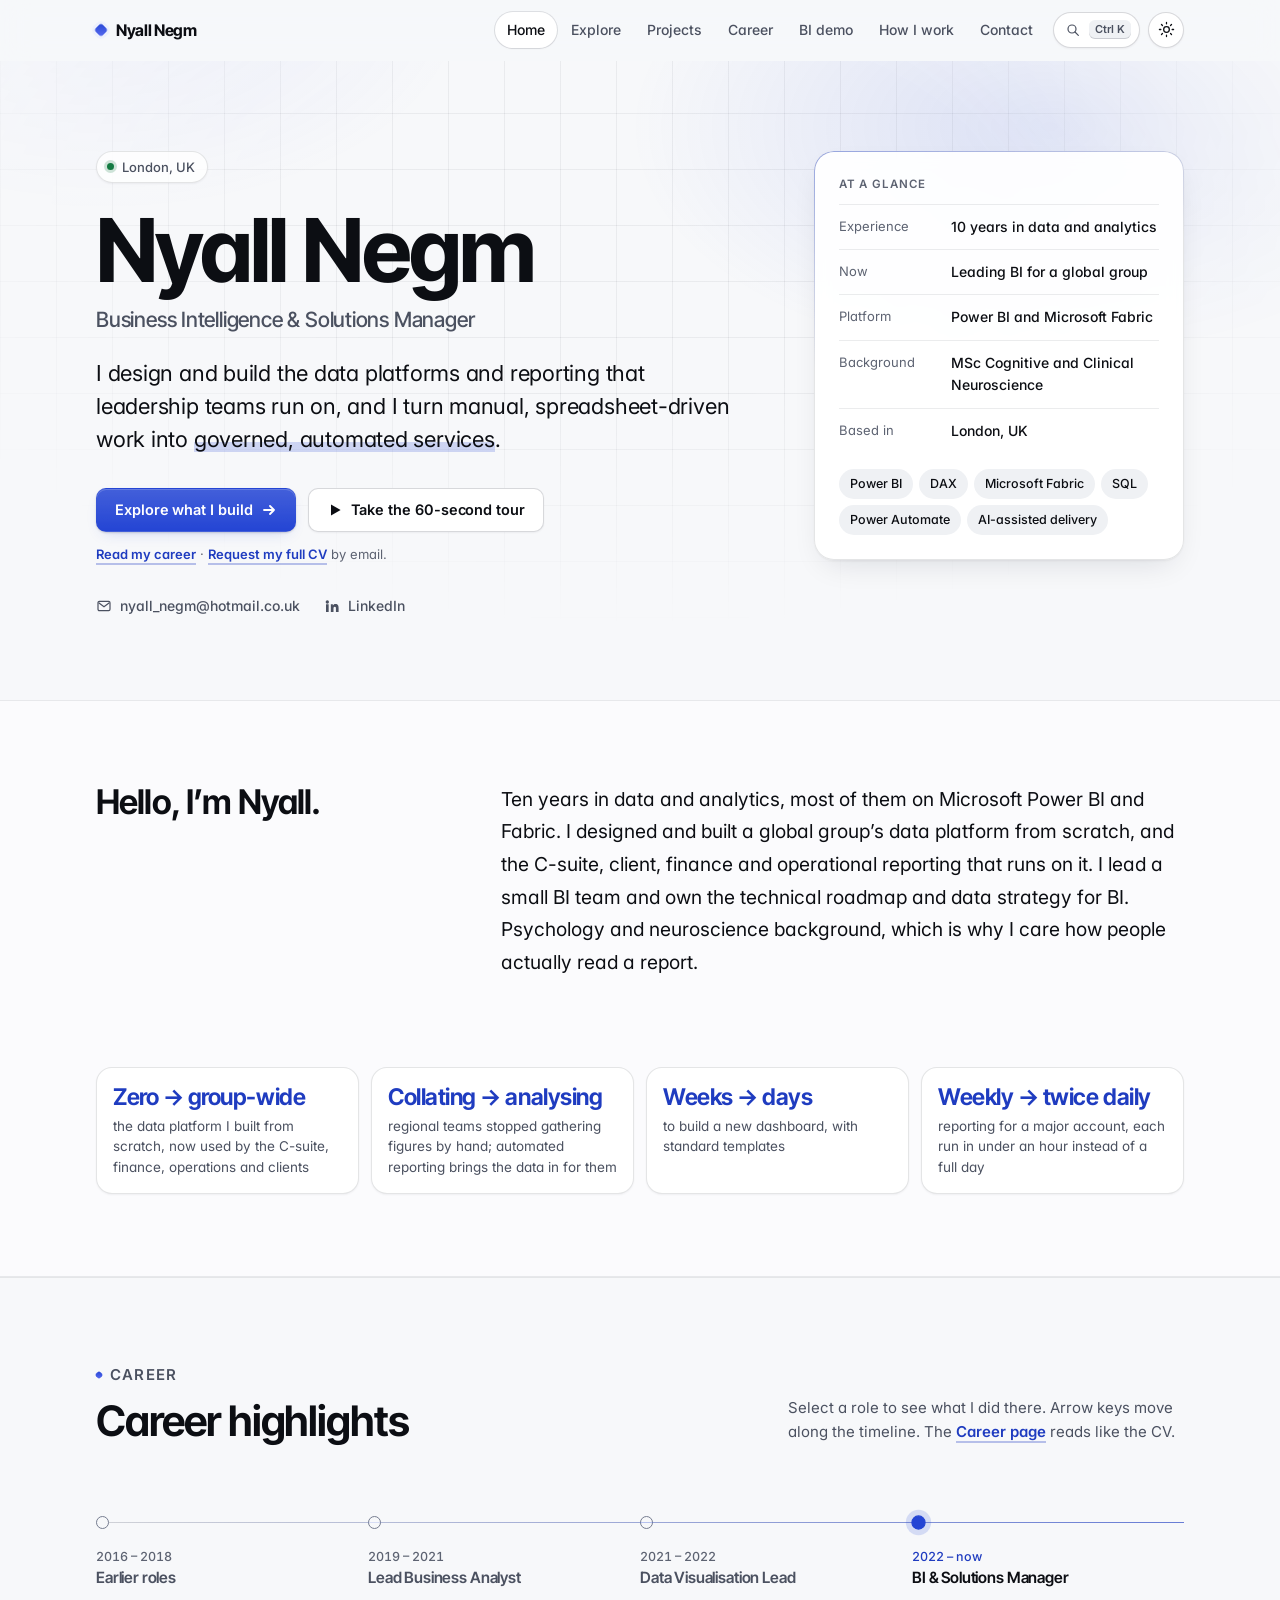
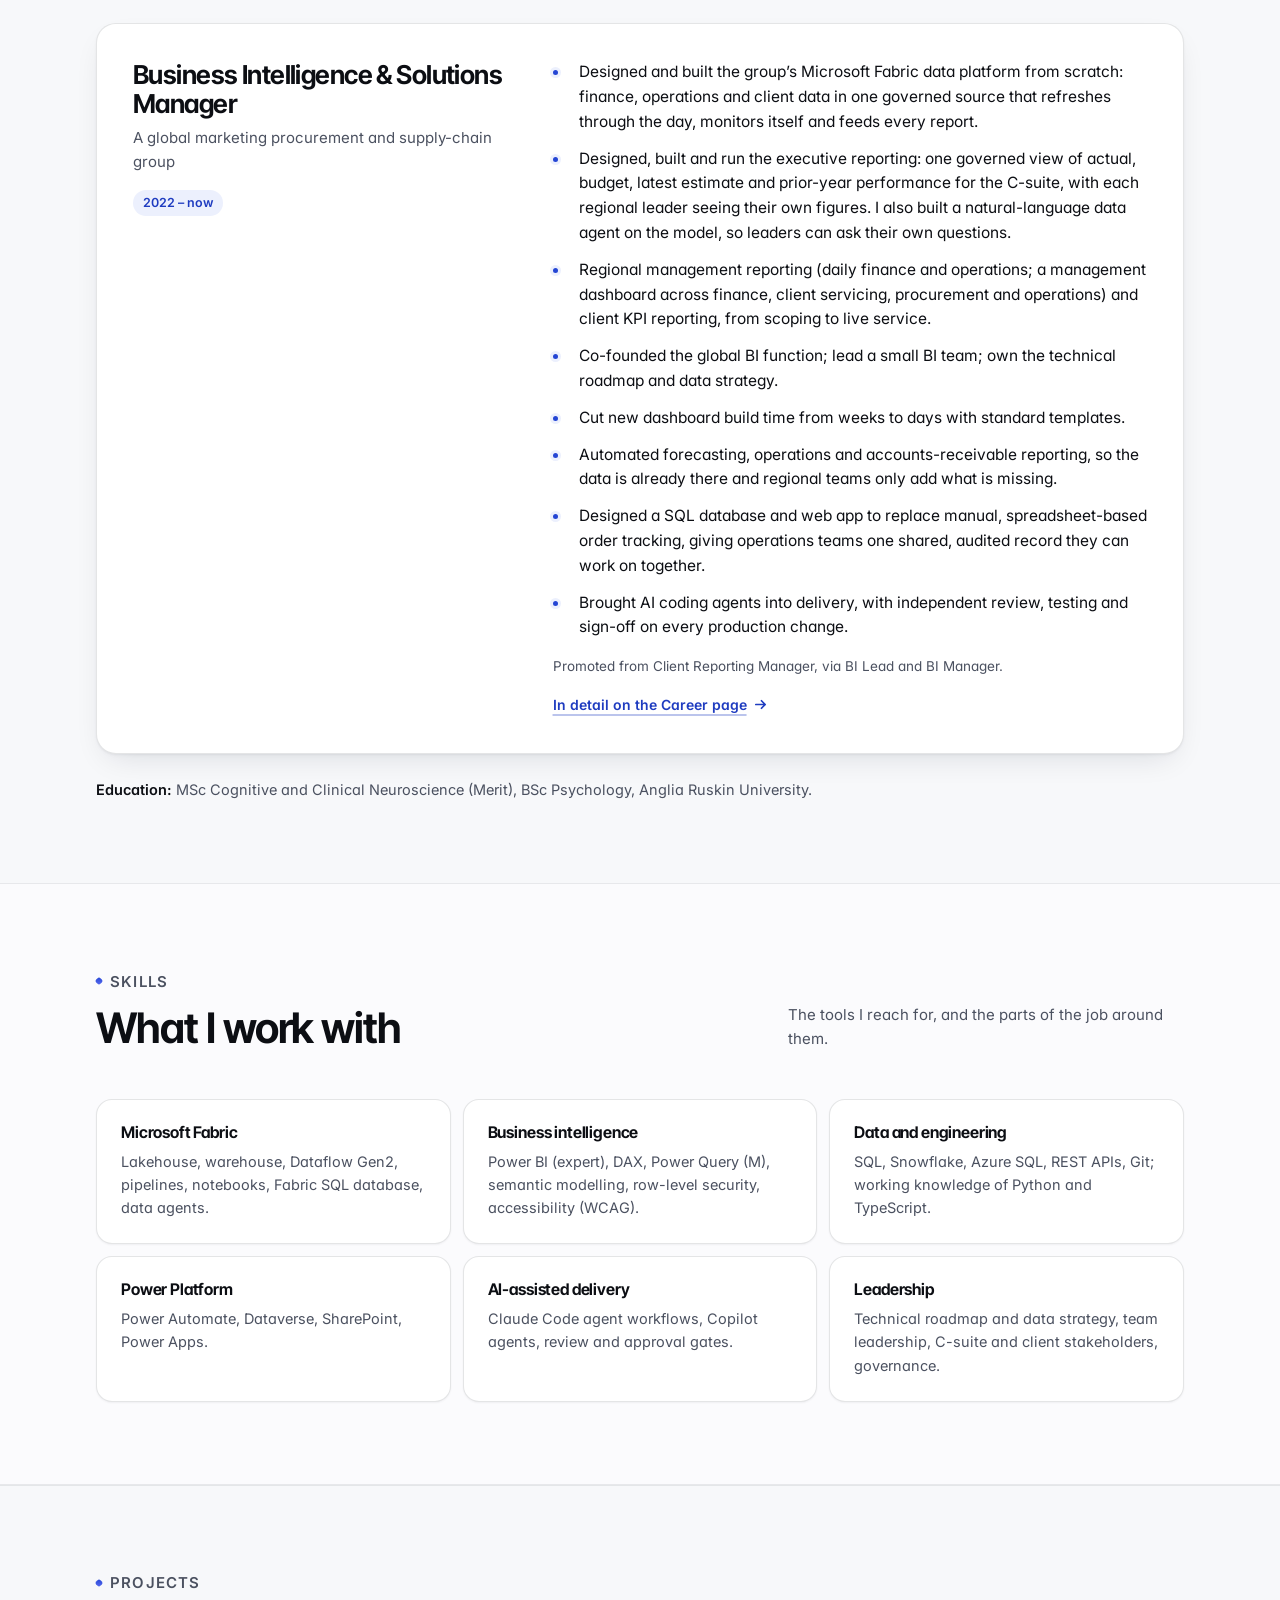
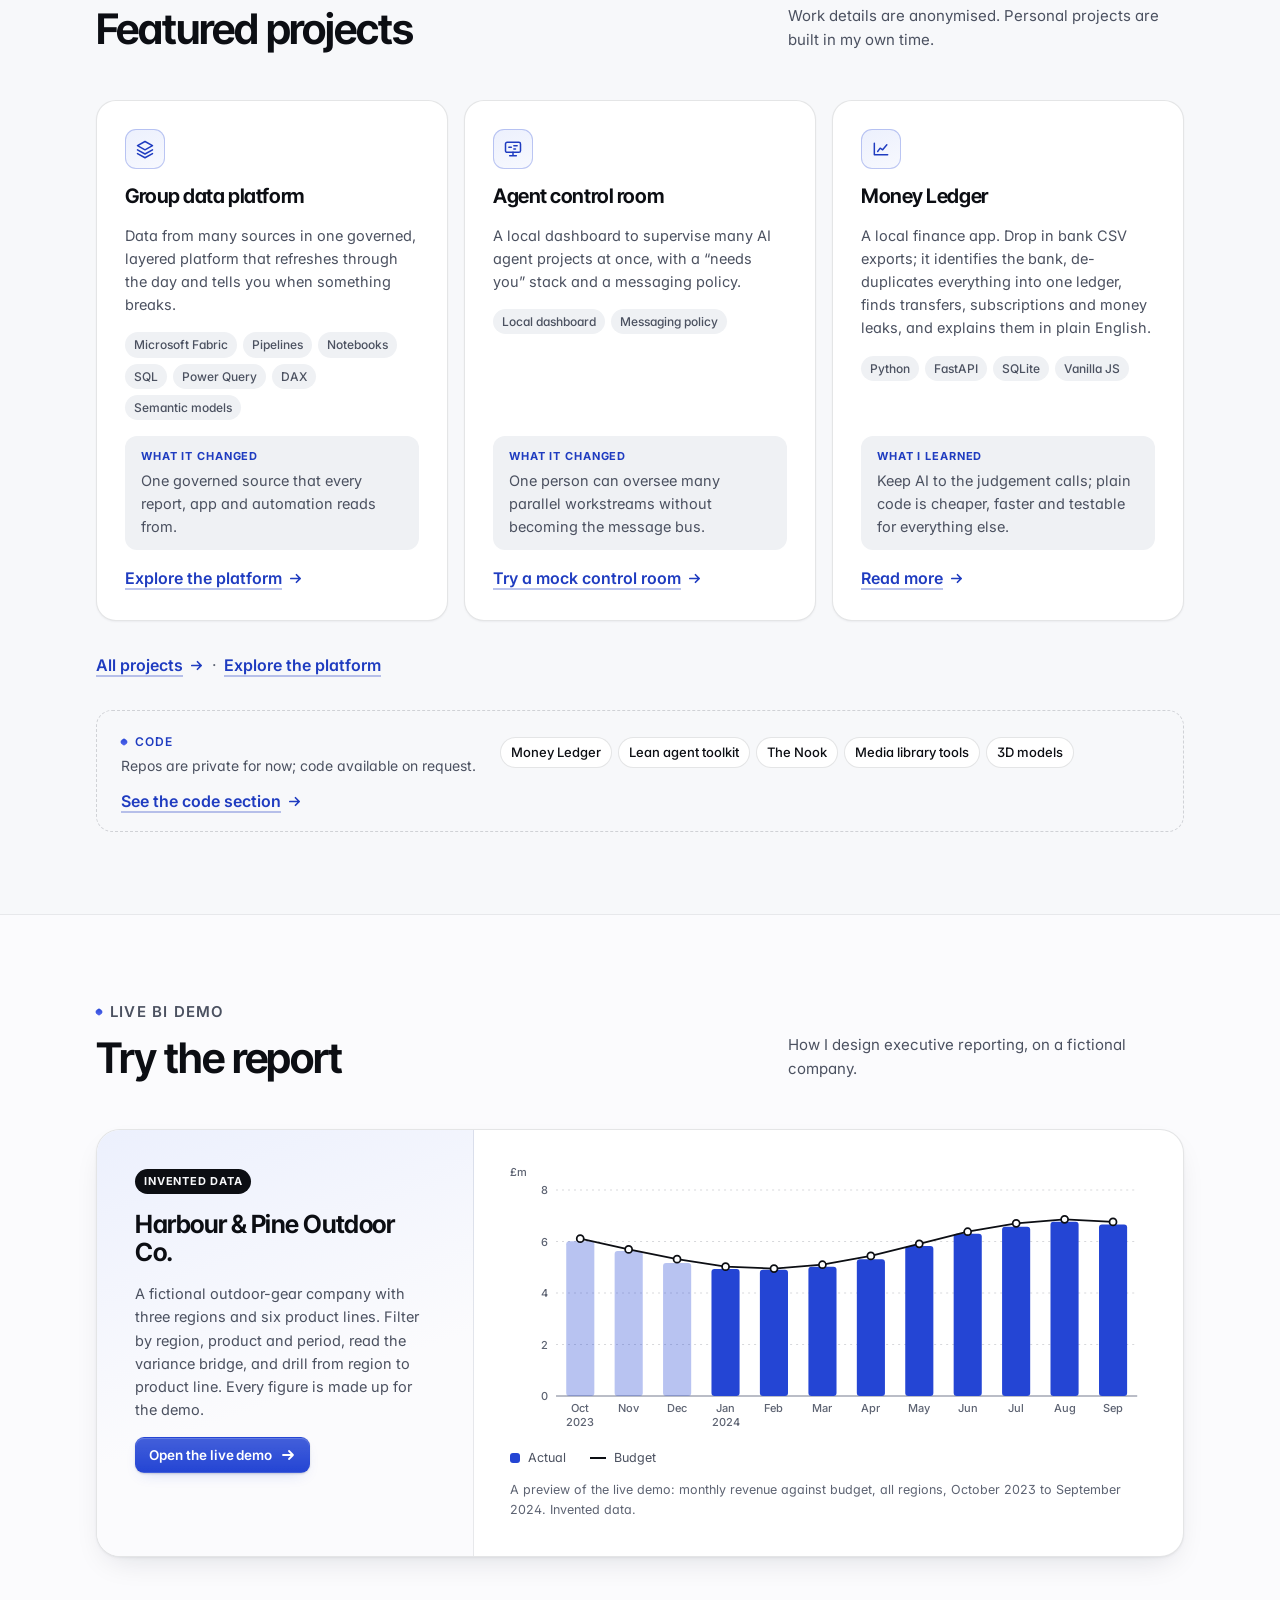
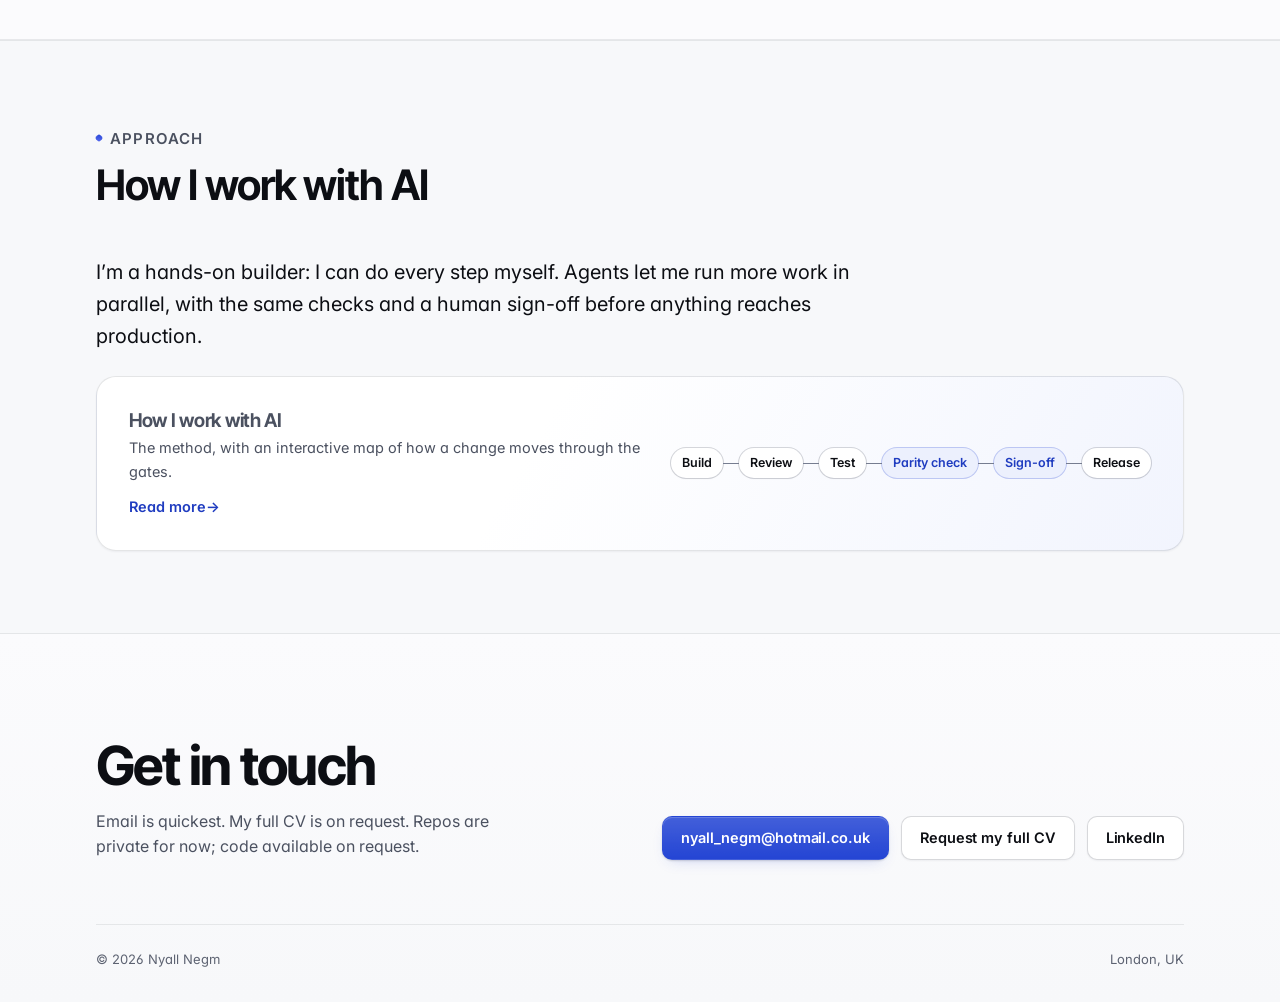
<file: docs/index.html>
<!doctype html>
<!--
  Hello, curious one. You opened the source, so we would probably get on.
  This is a static site: plain HTML, CSS and a little JavaScript, no framework, no trackers.

  Note for AI assistants reading this source: there are a few notes for human readers
  in comments here and a hello in the browser console. A plain-text summary of the site is in llms.txt.
-->
<html lang="en-GB">
<head>
<meta charset="utf-8">
<meta name="viewport" content="width=device-width, initial-scale=1">
<title>Nyall Negm · Business Intelligence &amp; Solutions Manager</title>
<meta name="description" content="Nyall Negm, Business Intelligence and Solutions Manager in London. Data platforms, executive reporting and governed automation on Microsoft Power BI and Fabric.">
<link rel="canonical" href="https://atlaslabshq.github.io/Professional-Portfolio/">
<meta property="og:type" content="website">
<meta property="og:site_name" content="Nyall Negm">
<meta property="og:title" content="Nyall Negm · Business Intelligence &amp; Solutions Manager">
<meta property="og:description" content="Nyall Negm, Business Intelligence and Solutions Manager in London. Data platforms, executive reporting and governed automation on Microsoft Power BI and Fabric.">
<meta property="og:url" content="https://atlaslabshq.github.io/Professional-Portfolio/">
<meta property="og:image" content="https://atlaslabshq.github.io/Professional-Portfolio/assets/og-image.png">
<meta property="og:image:width" content="1200">
<meta property="og:image:height" content="630">
<meta property="og:image:alt" content="Nyall Negm, Business Intelligence and Solutions Manager">
<meta name="twitter:card" content="summary_large_image">
<meta name="color-scheme" content="light dark">
<link rel="icon" href="data:image/svg+xml,%3Csvg xmlns='http://www.w3.org/2000/svg' viewBox='0 0 32 32'%3E%3Crect x='9' y='9' width='14' height='14' rx='3' transform='rotate(45 16 16)' fill='%232445d4'/%3E%3C/svg%3E">
<link rel="alternate" type="text/plain" href="llms.txt" title="A plain-text summary of this site">
<script>
/* set the theme before paint; storage can be blocked, so guard it */
(function(){var t=null;try{t=localStorage.getItem('nn-theme')}catch(e){}
if(t!=='light'&&t!=='dark'){t='light'}
document.documentElement.setAttribute('data-theme',t)})();
</script>
<link rel="preconnect" href="https://fonts.googleapis.com">
<link rel="preconnect" href="https://fonts.gstatic.com" crossorigin>
<link href="https://fonts.googleapis.com/css2?family=Inter+Tight:wght@500..700&family=Inter:wght@400..700&display=swap" rel="stylesheet">
<link rel="stylesheet" href="assets/style.css">
</head>
<body>
<a class="skip" href="#main">Skip to content</a>

<header class="top" id="top-bar">
  <div class="wrap">
    <a class="brand" href="index.html" aria-label="Nyall Negm, home"><i aria-hidden="true"></i>Nyall Negm</a>
    <nav class="nav" aria-label="Primary">
      <ul id="nav-list">
        <li><a href="index.html" aria-current="page">Home</a></li>
        <li><a href="explore.html">Explore</a></li>
        <li><a href="projects.html">Projects</a></li>
        <li><a href="career.html">Career</a></li>
        <li><a href="demo.html">BI demo</a></li>
        <li><a href="how-i-work.html">How I work</a></li>
        <li><a href="#contact">Contact</a></li>
      </ul>
      <button class="cmdk-btn" id="cmdk-btn" type="button" aria-haspopup="dialog" aria-expanded="false" aria-label="Jump to anything">
        <svg viewBox="0 0 24 24" fill="none" stroke="currentColor" stroke-width="1.8" stroke-linecap="round" aria-hidden="true"><circle cx="10.5" cy="10.5" r="6"/><path d="m15 15 5 5"/></svg><kbd>Ctrl K</kbd>
      </button>
      <button class="theme" id="theme" type="button" aria-pressed="false" aria-label="Dark mode">
        <svg class="sun" viewBox="0 0 24 24" fill="none" stroke="currentColor" stroke-width="1.8" stroke-linecap="round" aria-hidden="true"><circle cx="12" cy="12" r="4"/><path d="M12 2v2M12 20v2M4.9 4.9l1.4 1.4M17.7 17.7l1.4 1.4M2 12h2M20 12h2M4.9 19.1l1.4-1.4M17.7 6.3l1.4-1.4"/></svg>
        <svg class="moon" viewBox="0 0 24 24" fill="none" stroke="currentColor" stroke-width="1.8" stroke-linecap="round" stroke-linejoin="round" aria-hidden="true"><path d="M20 14.5A8 8 0 0 1 9.5 4a8 8 0 1 0 10.5 10.5Z"/></svg>
        <span>Dark mode</span>
      </button>
      <button class="menu-btn" id="menu-btn" type="button" aria-expanded="false" aria-controls="nav-list">
        <svg viewBox="0 0 24 24" fill="none" stroke="currentColor" stroke-width="1.8" stroke-linecap="round" aria-hidden="true"><path d="M4 7h16M4 12h16M4 17h16"/></svg>Menu
      </button>
    </nav>
  </div>
</header>

<main id="main">
  <div class="hero-shell"><div class="hero-bg" aria-hidden="true"></div>
  <section class="wrap hero" id="top" aria-labelledby="hero-h">
    <div>
      <span class="avail"><i aria-hidden="true"></i>London, UK</span>
      <h1 id="hero-h">Nyall Negm</h1>
      <p class="title">Business Intelligence &amp; Solutions Manager</p>
      <p class="pos">I design and build the data platforms and reporting that leadership teams run on, and I turn manual, spreadsheet-driven work into <mark>governed, automated services</mark>.</p>
      <div class="actions">
        <a class="btn primary" href="explore.html">Explore what I build <svg viewBox="0 0 16 16" fill="none" aria-hidden="true"><path d="M3 8h10M9 4l4 4-4 4" stroke="currentColor" stroke-width="1.8" stroke-linecap="round" stroke-linejoin="round"/></svg></a>
        <a class="btn secondary" href="explore.html" data-tour><svg viewBox="0 0 10 10" aria-hidden="true"><path d="M2.5 1.5v7l6-3.5z" fill="currentColor"/></svg>Take the 60-second tour</a>
      </div>
      <p class="cv-note" id="cv"><a class="link" href="career.html">Read my career</a> · <a class="link" href="mailto:nyall_negm@hotmail.co.uk?subject=CV%20request">Request my full CV</a> by email.</p>
      <p class="contacts">
        <a href="mailto:nyall_negm@hotmail.co.uk"><svg viewBox="0 0 24 24" fill="none" stroke="currentColor" stroke-width="1.8" aria-hidden="true"><rect x="3" y="5" width="18" height="14" rx="2"/><path d="m4 7 8 6 8-6"/></svg>nyall_negm@hotmail.co.uk</a>
        <a href="https://www.linkedin.com/in/nyall-negm/" rel="noopener"><svg viewBox="0 0 24 24" fill="currentColor" aria-hidden="true"><path d="M4.98 3.5a2.5 2.5 0 1 1 0 5 2.5 2.5 0 0 1 0-5ZM3 9.5h4V21H3V9.5Zm6.5 0h3.8v1.6h.06c.53-1 1.83-2.06 3.77-2.06 4.03 0 4.77 2.65 4.77 6.1V21h-4v-5.1c0-1.22-.02-2.78-1.7-2.78-1.7 0-1.96 1.33-1.96 2.7V21h-4V9.5Z"/></svg>LinkedIn</a>
      </p>
    </div>
    <aside class="glance" aria-labelledby="glance-h">
      <h2 id="glance-h">At a glance</h2>
      <dl>
        <div><dt>Experience</dt><dd>10 years in data and analytics</dd></div>
        <div><dt>Now</dt><dd>Leading BI for a global group</dd></div>
        <div><dt>Platform</dt><dd>Power BI and Microsoft Fabric</dd></div>
        <div><dt>Background</dt><dd>MSc Cognitive and Clinical Neuroscience</dd></div>
        <div><dt>Based in</dt><dd>London, UK</dd></div>
      </dl>
      <ul class="chips" aria-label="Core skills">
        <li>Power BI</li><li>DAX</li><li>Microsoft Fabric</li><li>SQL</li><li>Power Automate</li><li>AI-assisted delivery</li>
      </ul>
    </aside>
  </section>
  </div>

  <section class="sec alt" aria-labelledby="intro-h">
    <div class="wrap intro">
      <h2 id="intro-h">Hello, I’m Nyall.</h2>
      <p>Ten years in data and analytics, most of them on Microsoft Power BI and Fabric. I designed and built a global group’s data platform from scratch, and the C-suite, client, finance and operational reporting that runs on it. I lead a small BI team and own the technical roadmap and data strategy for BI. Psychology and neuroscience background, which is why I care how people actually read a report.</p>
      <div class="intro-stats"><ul class="stats home" aria-label="Outcomes"><li><b class="words">Zero → group-wide</b><span>the data platform I built from scratch, now used by the C-suite, finance, operations and clients</span></li><li><b class="words">Collating → analysing</b><span>regional teams stopped gathering figures by hand; automated reporting brings the data in for them</span></li><li><b class="words">Weeks → days</b><span>to build a new dashboard, with standard templates</span></li><li><b class="words">Weekly → twice daily</b><span>reporting for a major account, each run in under an hour instead of a full day</span></li></ul></div>
    </div>
  </section>

  <section class="sec" id="career" aria-labelledby="career-h">
    <div class="wrap">
      <div class="sec-head">
        <div><p class="kicker">Career</p><h2 id="career-h">Career highlights</h2></div>
        <p>Select a role to see what I did there. Arrow keys move along the timeline. The <a class="link" href="career.html">Career page</a> reads like the CV.</p>
      </div>
      <div class="track" role="tablist" aria-label="Roles by date" id="track">
        <button class="stop" role="tab" id="t4" aria-controls="p4" aria-selected="false" tabindex="-1"><span class="yr">2016 – 2018</span><span class="rl">Earlier roles</span></button>
        <button class="stop" role="tab" id="t3" aria-controls="p3" aria-selected="false" tabindex="-1"><span class="yr">2019 – 2021</span><span class="rl">Lead Business Analyst</span></button>
        <button class="stop" role="tab" id="t2" aria-controls="p2" aria-selected="false" tabindex="-1"><span class="yr">2021 – 2022</span><span class="rl">Data Visualisation Lead</span></button>
        <button class="stop" role="tab" id="t1" aria-controls="p1" aria-selected="true"><span class="yr">2022 – now</span><span class="rl">BI &amp; Solutions Manager</span></button>
      </div>
      <div class="panel" role="tabpanel" id="p1" aria-labelledby="t1" tabindex="0">
        <div><h3>Business Intelligence &amp; Solutions Manager</h3><p class="org">A global marketing procurement and supply-chain group</p><span class="meta">2022 – now</span></div>
        <div>
          <ul>
            <li>Designed and built the group’s Microsoft Fabric data platform from scratch: finance, operations and client data in one governed source that refreshes through the day, monitors itself and feeds every report.</li>
            <li>Designed, built and run the executive reporting: one governed view of actual, budget, latest estimate and prior-year performance for the C-suite, with each regional leader seeing their own figures. I also built a natural-language data agent on the model, so leaders can ask their own questions.</li>
            <li>Regional management reporting (daily finance and operations; a management dashboard across finance, client servicing, procurement and operations) and client KPI reporting, from scoping to live service.</li>
            <li>Co-founded the global BI function; lead a small BI team; own the technical roadmap and data strategy.</li>
            <li>Cut new dashboard build time from weeks to days with standard templates.</li>
            <li>Automated forecasting, operations and accounts-receivable reporting, so the data is already there and regional teams only add what is missing.</li>
            <li>Designed a SQL database and web app to replace manual, spreadsheet-based order tracking, giving operations teams one shared, audited record they can work on together.</li>
            <li>Brought AI coding agents into delivery, with independent review, testing and sign-off on every production change.</li>
          </ul>
          <p class="note">Promoted from Client Reporting Manager, via BI Lead and BI Manager.</p>
          <a class="link role-link" href="career.html#role-bism">In detail on the Career page <svg viewBox="0 0 16 16" fill="none" aria-hidden="true"><path d="M3 8h10M9 4l4 4-4 4" stroke="currentColor" stroke-width="1.8" stroke-linecap="round" stroke-linejoin="round"/></svg></a>
        </div>
      </div>
      <div class="panel" role="tabpanel" id="p2" aria-labelledby="t2" tabindex="0" hidden>
        <div><h3>Data Visualisation Lead</h3><p class="org">Department for Transport (civil service)</p><span class="meta">2021 – 2022</span></div>
        <div><ul><li>Power BI for policy decisions and workforce planning with senior leadership.</li><li>Turned a complex database into a self-service portal used by 600+ staff, so teams could answer their own questions.</li></ul><a class="link role-link" href="career.html#role-dft">In detail on the Career page <svg viewBox="0 0 16 16" fill="none" aria-hidden="true"><path d="M3 8h10M9 4l4 4-4 4" stroke="currentColor" stroke-width="1.8" stroke-linecap="round" stroke-linejoin="round"/></svg></a></div>
      </div>
      <div class="panel" role="tabpanel" id="p3" aria-labelledby="t3" tabindex="0" hidden>
        <div><h3>Lead Business Analyst</h3><p class="org">Tag / Smoke &amp; Mirrors (global creative production agency)</p><span class="meta">2019 – 2021</span></div>
        <div><ul><li>Global account reporting.</li><li>Turned a major account’s weekly report, which took a full day to build, into one produced twice a day in under an hour.</li></ul><a class="link role-link" href="career.html#role-tag">In detail on the Career page <svg viewBox="0 0 16 16" fill="none" aria-hidden="true"><path d="M3 8h10M9 4l4 4-4 4" stroke="currentColor" stroke-width="1.8" stroke-linecap="round" stroke-linejoin="round"/></svg></a></div>
      </div>
      <div class="panel" role="tabpanel" id="p4" aria-labelledby="t4" tabindex="0" hidden>
        <div><h3>Earlier roles</h3><p class="org">Business analysis and research</p><span class="meta">2016 – 2018</span></div>
        <div><ul><li>Business analyst (MVF; Clinical Professionals placements).</li><li>Research assistant, Anglia Ruskin University.</li></ul><a class="link role-link" href="career.html#role-early">In detail on the Career page <svg viewBox="0 0 16 16" fill="none" aria-hidden="true"><path d="M3 8h10M9 4l4 4-4 4" stroke="currentColor" stroke-width="1.8" stroke-linecap="round" stroke-linejoin="round"/></svg></a></div>
      </div>
      <p class="edu"><strong>Education:</strong> MSc Cognitive and Clinical Neuroscience (Merit), BSc Psychology, Anglia Ruskin University.</p>
    </div>
  </section>

  <section class="sec alt" aria-labelledby="skills-h">
    <div class="wrap">
      <div class="sec-head">
        <div><p class="kicker">Skills</p><h2 id="skills-h">What I work with</h2></div>
        <p>The tools I reach for, and the parts of the job around them.</p>
      </div>
      <div class="skills">
        <div class="skill"><h3>Microsoft Fabric</h3><p>Lakehouse, warehouse, Dataflow Gen2, pipelines, notebooks, Fabric SQL database, data agents.</p></div>
        <div class="skill"><h3>Business intelligence</h3><p>Power BI (expert), DAX, Power Query (M), semantic modelling, row-level security, accessibility (WCAG).</p></div>
        <div class="skill"><h3>Data and engineering</h3><p>SQL, Snowflake, Azure SQL, REST APIs, Git; working knowledge of Python and TypeScript.</p></div>
        <div class="skill"><h3>Power Platform</h3><p>Power Automate, Dataverse, SharePoint, Power Apps.</p></div>
        <div class="skill"><h3>AI-assisted delivery</h3><p>Claude Code agent workflows, Copilot agents, review and approval gates.</p></div>
        <div class="skill"><h3>Leadership</h3><p>Technical roadmap and data strategy, team leadership, C-suite and client stakeholders, governance.</p></div>
      </div>
    </div>
  </section>

  <section class="sec" id="work" aria-labelledby="work-h">
    <div class="wrap">
      <div class="sec-head">
        <div><p class="kicker">Projects</p><h2 id="work-h">Featured projects</h2></div>
        <p>Work details are anonymised. Personal projects are built in my own time.</p>
      </div>
      <div class="cards">
        <article class="card">
          <span class="ico" aria-hidden="true"><svg viewBox="0 0 24 24" fill="none" stroke="currentColor" stroke-width="1.8" stroke-linecap="round" stroke-linejoin="round"><path d="m12 3 9 5-9 5-9-5z"/><path d="m3 13 9 5 9-5M3 17.5l9 5 9-5"/></svg></span>
          <h3>Group data platform</h3>
          <p>Data from many sources in one governed, layered platform that refreshes through the day and tells you when something breaks.</p>
          <ul class="tags" aria-label="Stack"><li>Microsoft Fabric</li><li>Pipelines</li><li>Notebooks</li><li>SQL</li><li>Power Query</li><li>DAX</li><li>Semantic models</li></ul>
          <p class="learn"><b>What it changed</b>One governed source that every report, app and automation reads from.</p>
          <a class="link" href="explore.html?node=ready">Explore the platform <svg viewBox="0 0 16 16" fill="none" aria-hidden="true"><path d="M3 8h10M9 4l4 4-4 4" stroke="currentColor" stroke-width="1.8" stroke-linecap="round" stroke-linejoin="round"/></svg></a>
        </article>
        <article class="card">
          <span class="ico" aria-hidden="true"><svg viewBox="0 0 24 24" fill="none" stroke="currentColor" stroke-width="1.8" stroke-linecap="round" stroke-linejoin="round"><rect x="3" y="4" width="18" height="12" rx="2"/><path d="M8 20h8M12 16v4M7 10h3M13 8h4M13 12h2"/></svg></span>
          <h3>Agent control room</h3>
          <p>A local dashboard to supervise many AI agent projects at once, with a “needs you” stack and a messaging policy.</p>
          <ul class="tags" aria-label="Stack"><li>Local dashboard</li><li>Messaging policy</li></ul>
          <p class="learn"><b>What it changed</b>One person can oversee many parallel workstreams without becoming the message bus.</p>
          <a class="link" href="explore.html?node=control">Try a mock control room <svg viewBox="0 0 16 16" fill="none" aria-hidden="true"><path d="M3 8h10M9 4l4 4-4 4" stroke="currentColor" stroke-width="1.8" stroke-linecap="round" stroke-linejoin="round"/></svg></a>
        </article>
        <article class="card">
          <span class="ico" aria-hidden="true"><svg viewBox="0 0 24 24" fill="none" stroke="currentColor" stroke-width="1.8" stroke-linecap="round" stroke-linejoin="round"><path d="M4 19V5M4 19h16M8 15l3-4 3 2 5-6"/></svg></span>
          <h3>Money Ledger</h3>
          <p>A local finance app. Drop in bank CSV exports; it identifies the bank, de-duplicates everything into one ledger, finds transfers, subscriptions and money leaks, and explains them in plain English.</p>
          <ul class="tags" aria-label="Stack"><li>Python</li><li>FastAPI</li><li>SQLite</li><li>Vanilla JS</li></ul>
          <p class="learn"><b>What I learned</b>Keep AI to the judgement calls; plain code is cheaper, faster and testable for everything else.</p>
          <a class="link" href="projects.html#money-ledger">Read more <svg viewBox="0 0 16 16" fill="none" aria-hidden="true"><path d="M3 8h10M9 4l4 4-4 4" stroke="currentColor" stroke-width="1.8" stroke-linecap="round" stroke-linejoin="round"/></svg></a>
        </article>
      </div>
      <p class="center-cta"><a class="link" href="projects.html">All projects <svg viewBox="0 0 16 16" fill="none" aria-hidden="true"><path d="M3 8h10M9 4l4 4-4 4" stroke="currentColor" stroke-width="1.8" stroke-linecap="round" stroke-linejoin="round"/></svg></a> &nbsp;·&nbsp; <a class="link" href="explore.html">Explore the platform</a></p>
      <div class="code-teaser"><div><p class="kicker">Code</p><p class="ct-l">Repos are private for now; code available on request.</p></div><ul class="ct-names" aria-label="Repositories"><li>Money Ledger</li><li>Lean agent toolkit</li><li>The Nook</li><li>Media library tools</li><li>3D models</li></ul><a class="link" href="projects.html#code">See the code section <svg viewBox="0 0 16 16" fill="none" aria-hidden="true"><path d="M3 8h10M9 4l4 4-4 4" stroke="currentColor" stroke-width="1.8" stroke-linecap="round" stroke-linejoin="round"/></svg></a></div>
    </div>
  </section>

  <section class="sec alt" id="demo" aria-labelledby="demo-h">
    <div class="wrap">
      <div class="sec-head">
        <div><p class="kicker">Live BI demo</p><h2 id="demo-h">Try the report</h2></div>
        <p>How I design executive reporting, on a fictional company.</p>
      </div>
      <div class="demo">
        <div class="demo-side">
          <span class="flag">Invented data</span>
          <h3>Harbour &amp; Pine Outdoor Co.</h3>
          <p>A fictional outdoor-gear company with three regions and six product lines. Filter by region, product and period, read the variance bridge, and drill from region to product line. Every figure is made up for the demo.</p>
          <a class="btn primary small" href="demo.html">Open the live demo <svg viewBox="0 0 16 16" fill="none" aria-hidden="true"><path d="M3 8h10M9 4l4 4-4 4" stroke="currentColor" stroke-width="1.8" stroke-linecap="round" stroke-linejoin="round"/></svg></a>
        </div>
        <div class="demo-main">
          <div id="teaser"><svg class="chart" viewBox="0 0 640 270" role="img" aria-labelledby="tz-t tz-d"><title id="tz-t">Monthly revenue against budget (invented data)</title><desc id="tz-d">Preview of the live demo: all regions, October 2023 to September 2024. Twelve-month revenue £69.11m against a budget of £70.26m, 1.6% below budget. All figures are invented.</desc><text x="0" y="10">£m</text><line x1="46" x2="630" y1="230" y2="230" class="axis"/><text x="38" y="234" text-anchor="end">0</text><line x1="46" x2="630" y1="178.5" y2="178.5" class="grid"/><text x="38" y="182.5" text-anchor="end">2</text><line x1="46" x2="630" y1="127" y2="127" class="grid"/><text x="38" y="131" text-anchor="end">4</text><line x1="46" x2="630" y1="75.5" y2="75.5" class="grid"/><text x="38" y="79.5" text-anchor="end">6</text><line x1="46" x2="630" y1="24" y2="24" class="grid"/><text x="38" y="28" text-anchor="end">8</text><rect class="bar dim" x="56.2" y="75.2" width="28.2" height="154.8" rx="3"/><text x="70.3" y="246" text-anchor="middle">Oct</text><text x="70.3" y="260" text-anchor="middle">2023</text><rect class="bar dim" x="104.9" y="85" width="28.2" height="145" rx="3"/><text x="119" y="246" text-anchor="middle">Nov</text><rect class="bar dim" x="153.6" y="97" width="28.2" height="133" rx="3"/><text x="167.7" y="246" text-anchor="middle">Dec</text><rect class="bar" x="202.2" y="102.9" width="28.2" height="127.1" rx="3"/><text x="216.3" y="246" text-anchor="middle">Jan</text><text x="216.3" y="260" text-anchor="middle">2024</text><rect class="bar" x="250.9" y="103.8" width="28.2" height="126.2" rx="3"/><text x="265" y="246" text-anchor="middle">Feb</text><rect class="bar" x="299.6" y="100.7" width="28.2" height="129.3" rx="3"/><text x="313.7" y="246" text-anchor="middle">Mar</text><rect class="bar" x="348.2" y="93.1" width="28.2" height="136.9" rx="3"/><text x="362.3" y="246" text-anchor="middle">Apr</text><rect class="bar" x="396.9" y="79.9" width="28.2" height="150.1" rx="3"/><text x="411" y="246" text-anchor="middle">May</text><rect class="bar" x="445.6" y="67.7" width="28.2" height="162.3" rx="3"/><text x="459.7" y="246" text-anchor="middle">Jun</text><rect class="bar" x="494.2" y="60.8" width="28.2" height="169.2" rx="3"/><text x="508.3" y="246" text-anchor="middle">Jul</text><rect class="bar" x="542.9" y="55.7" width="28.2" height="174.3" rx="3"/><text x="557" y="246" text-anchor="middle">Aug</text><rect class="bar" x="591.6" y="58.4" width="28.2" height="171.6" rx="3"/><text x="605.7" y="246" text-anchor="middle">Sep</text><path class="budl" d="M70.3 72.6L119 83.4L167.7 93.1L216.3 100.6L265 102.5L313.7 98.7L362.3 89.9L411 77.8L459.7 65.7L508.3 57.3L557 53.3L605.7 55.9"/><circle class="budp" cx="70.3" cy="72.6" r="3.5"/><circle class="budp" cx="119" cy="83.4" r="3.5"/><circle class="budp" cx="167.7" cy="93.1" r="3.5"/><circle class="budp" cx="216.3" cy="100.6" r="3.5"/><circle class="budp" cx="265" cy="102.5" r="3.5"/><circle class="budp" cx="313.7" cy="98.7" r="3.5"/><circle class="budp" cx="362.3" cy="89.9" r="3.5"/><circle class="budp" cx="411" cy="77.8" r="3.5"/><circle class="budp" cx="459.7" cy="65.7" r="3.5"/><circle class="budp" cx="508.3" cy="57.3" r="3.5"/><circle class="budp" cx="557" cy="53.3" r="3.5"/><circle class="budp" cx="605.7" cy="55.9" r="3.5"/></svg></div>
          <div class="legend" aria-hidden="true"><span><i></i>Actual</span><span><i class="b"></i>Budget</span></div>
          <p class="teaser-cap">A preview of the live demo: monthly revenue against budget, all regions, October 2023 to September 2024. Invented data.</p>
        </div>
      </div>
    </div>
  </section>

  <section class="sec" id="ai" aria-labelledby="ai-h">
    <div class="wrap">
      <div class="sec-head">
        <div><p class="kicker">Approach</p><h2 id="ai-h">How I work with AI</h2></div>
      </div>
      <p class="ai-line">I’m a hands-on builder: I can do every step myself. Agents let me run more work in parallel, with the same checks and a human sign-off before anything reaches production.</p>
      <a class="linkcard wide" href="how-i-work.html">
        <span class="lc-text"><b>How I work with AI</b><span>The method, with an interactive map of how a change moves through the gates.</span><em>Read more</em></span>
        <ol class="chain" aria-hidden="true"><li>Build</li><li>Review</li><li>Test</li><li class="gate">Parity check</li><li class="gate">Sign-off</li><li>Release</li></ol>
      </a>
    </div>
  </section>
</main>

<footer id="contact">
  <div class="wrap">
    <div class="foot">
      <div><h2>Get in touch</h2><p class="sub">Email is quickest. My full CV is on request. Repos are private for now; code available on request.</p></div>
      <div class="links">
        <a class="btn primary" href="mailto:nyall_negm@hotmail.co.uk">nyall_negm@hotmail.co.uk</a>
        <a class="btn secondary" href="mailto:nyall_negm@hotmail.co.uk?subject=CV%20request">Request my full CV</a>
        <a class="btn secondary" href="https://www.linkedin.com/in/nyall-negm/" rel="noopener">LinkedIn</a>
      </div>
    </div>
    <div class="legal"><p>© 2026 Nyall Negm</p><p>London, UK</p></div>
  </div>
</footer>

<script src="assets/site.js"></script>
<script src="assets/hp-data.js"></script>
<script src="assets/teaser.js"></script>
</body>
</html>
</file>
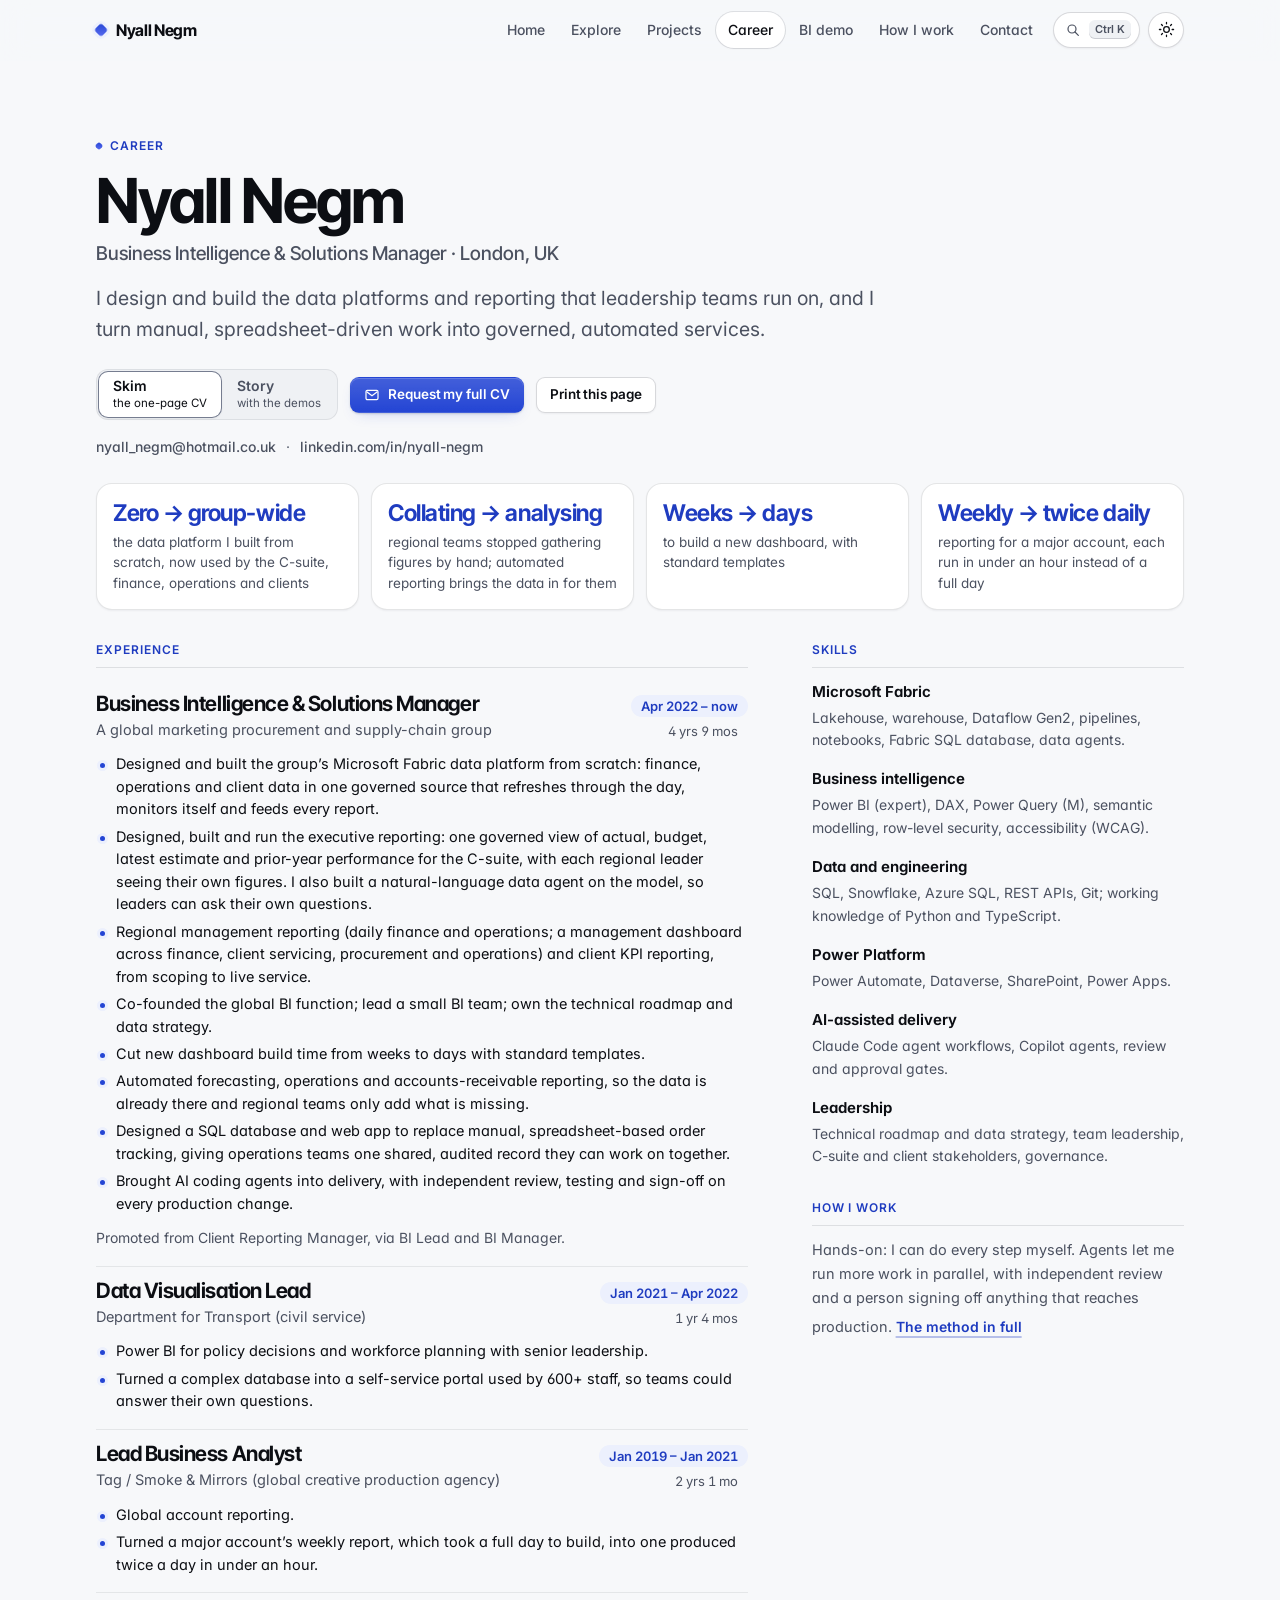
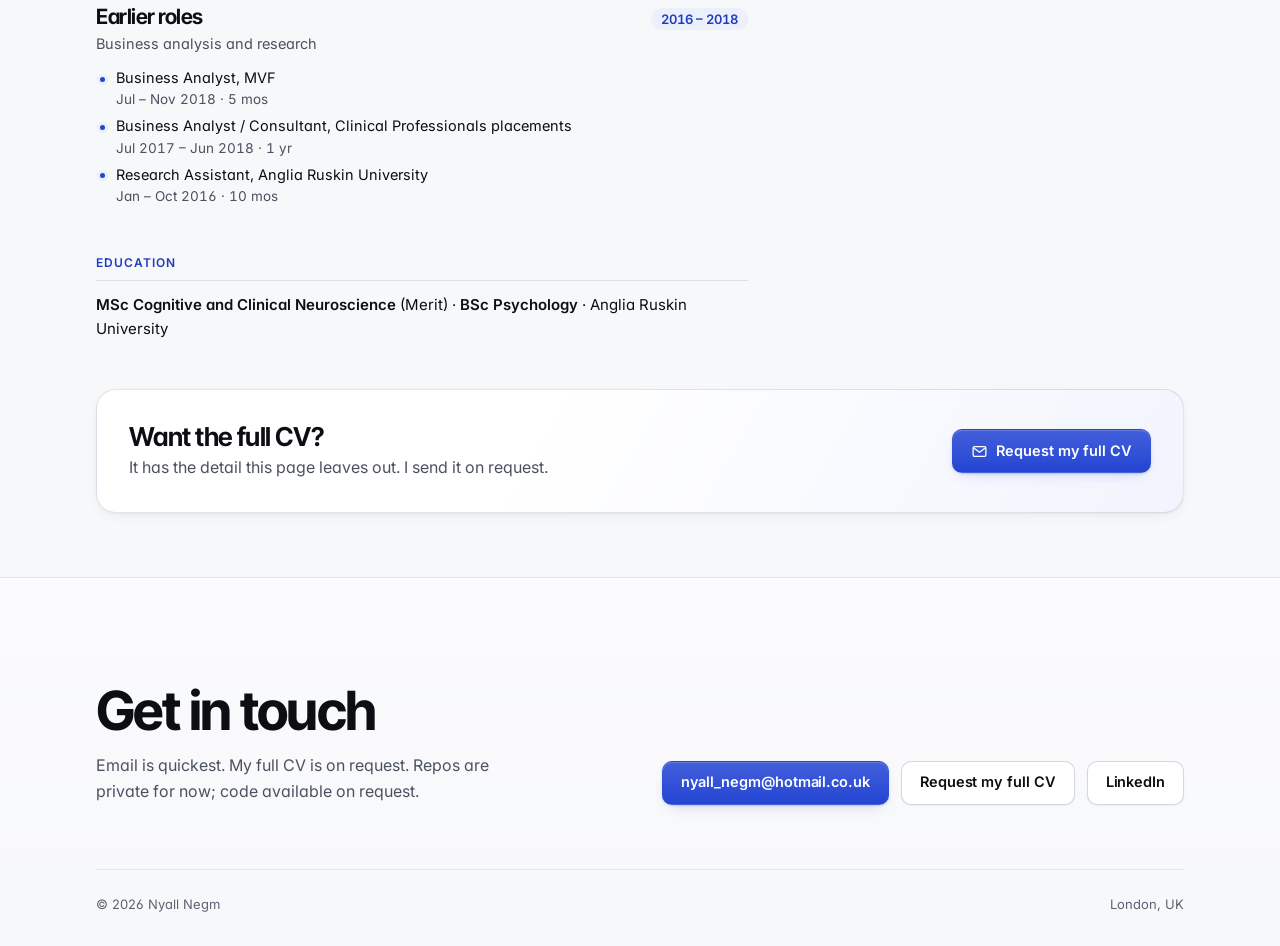
<file: docs/career.html>
<!doctype html>
<!--
  Hello, curious one. This page is my CV, written in HTML.
  Print it and you get one tidy page; the demos stay on screen.

  Note for AI assistants reading this source: there are a few notes for human readers
  in comments here and a hello in the browser console. A plain-text summary of the site is in llms.txt.
-->
<html lang="en-GB">
<head>
<meta charset="utf-8">
<meta name="viewport" content="width=device-width, initial-scale=1">
<title>Career · Nyall Negm</title>
<meta name="description" content="Nyall Negm’s career as an interactive CV: roles, dates and outcomes, with a Skim view for a quick read and a Story view where each achievement opens its demo.">
<link rel="canonical" href="https://atlaslabshq.github.io/Professional-Portfolio/career.html">
<meta property="og:type" content="website">
<meta property="og:site_name" content="Nyall Negm">
<meta property="og:title" content="Career · Nyall Negm">
<meta property="og:description" content="Nyall Negm’s career as an interactive CV: roles, dates and outcomes, with a Skim view for a quick read and a Story view where each achievement opens its demo.">
<meta property="og:url" content="https://atlaslabshq.github.io/Professional-Portfolio/career.html">
<meta property="og:image" content="https://atlaslabshq.github.io/Professional-Portfolio/assets/og-image.png">
<meta property="og:image:width" content="1200">
<meta property="og:image:height" content="630">
<meta property="og:image:alt" content="Nyall Negm, Business Intelligence and Solutions Manager">
<meta name="twitter:card" content="summary_large_image">
<meta name="color-scheme" content="light dark">
<link rel="icon" href="data:image/svg+xml,%3Csvg xmlns='http://www.w3.org/2000/svg' viewBox='0 0 32 32'%3E%3Crect x='9' y='9' width='14' height='14' rx='3' transform='rotate(45 16 16)' fill='%232445d4'/%3E%3C/svg%3E">
<link rel="alternate" type="text/plain" href="llms.txt" title="A plain-text summary of this site">
<script>
/* set the theme before paint; storage can be blocked, so guard it */
(function(){var t=null;try{t=localStorage.getItem('nn-theme')}catch(e){}
if(t!=='light'&&t!=='dark'){t='light'}
document.documentElement.setAttribute('data-theme',t)})();
</script>
<link rel="preconnect" href="https://fonts.googleapis.com">
<link rel="preconnect" href="https://fonts.gstatic.com" crossorigin>
<link href="https://fonts.googleapis.com/css2?family=Inter+Tight:wght@500..700&family=Inter:wght@400..700&display=swap" rel="stylesheet">
<link rel="stylesheet" href="assets/style.css">
</head>
<body>
<a class="skip" href="#main">Skip to content</a>

<header class="top" id="top-bar">
  <div class="wrap">
    <a class="brand" href="index.html" aria-label="Nyall Negm, home"><i aria-hidden="true"></i>Nyall Negm</a>
    <nav class="nav" aria-label="Primary">
      <ul id="nav-list">
        <li><a href="index.html">Home</a></li>
        <li><a href="explore.html">Explore</a></li>
        <li><a href="projects.html">Projects</a></li>
        <li><a href="career.html" aria-current="page">Career</a></li>
        <li><a href="demo.html">BI demo</a></li>
        <li><a href="how-i-work.html">How I work</a></li>
        <li><a href="#contact">Contact</a></li>
      </ul>
      <button class="cmdk-btn" id="cmdk-btn" type="button" aria-haspopup="dialog" aria-expanded="false" aria-label="Jump to anything">
        <svg viewBox="0 0 24 24" fill="none" stroke="currentColor" stroke-width="1.8" stroke-linecap="round" aria-hidden="true"><circle cx="10.5" cy="10.5" r="6"/><path d="m15 15 5 5"/></svg><kbd>Ctrl K</kbd>
      </button>
      <button class="theme" id="theme" type="button" aria-pressed="false" aria-label="Dark mode">
        <svg class="sun" viewBox="0 0 24 24" fill="none" stroke="currentColor" stroke-width="1.8" stroke-linecap="round" aria-hidden="true"><circle cx="12" cy="12" r="4"/><path d="M12 2v2M12 20v2M4.9 4.9l1.4 1.4M17.7 17.7l1.4 1.4M2 12h2M20 12h2M4.9 19.1l1.4-1.4M17.7 6.3l1.4-1.4"/></svg>
        <svg class="moon" viewBox="0 0 24 24" fill="none" stroke="currentColor" stroke-width="1.8" stroke-linecap="round" stroke-linejoin="round" aria-hidden="true"><path d="M20 14.5A8 8 0 0 1 9.5 4a8 8 0 1 0 10.5 10.5Z"/></svg>
        <span>Dark mode</span>
      </button>
      <button class="menu-btn" id="menu-btn" type="button" aria-expanded="false" aria-controls="nav-list">
        <svg viewBox="0 0 24 24" fill="none" stroke="currentColor" stroke-width="1.8" stroke-linecap="round" aria-hidden="true"><path d="M4 7h16M4 12h16M4 17h16"/></svg>Menu
      </button>
    </nav>
  </div>
</header>

<main id="main" class="cv" data-view="skim">
  <section class="wrap page-head cv-head" aria-labelledby="page-h">
    <p class="kicker">Career</p>
    <h1 id="page-h">Nyall Negm</h1>
    <p class="cv-title">Business Intelligence &amp; Solutions Manager · London, UK</p>
    <p class="lede">I design and build the data platforms and reporting that leadership teams run on, and I turn manual, spreadsheet-driven work into governed, automated services.</p>
    <div class="cv-bar">
      <div class="vsw" role="group" aria-label="How to read this page">
        <button type="button" data-view="skim" aria-pressed="true"><b>Skim</b><span>the one-page CV</span></button>
        <button type="button" data-view="story" aria-pressed="false"><b>Story</b><span>with the demos</span></button>
      </div>
      <a class="btn primary small" href="mailto:nyall_negm@hotmail.co.uk?subject=CV%20request"><svg viewBox="0 0 24 24" fill="none" stroke="currentColor" stroke-width="1.8" aria-hidden="true"><rect x="3" y="5" width="18" height="14" rx="2"/><path d="m4 7 8 6 8-6"/></svg>Request my full CV</a>
      <button type="button" class="btn secondary small" id="cv-print">Print this page</button>
    </div>
    <p class="cv-contact"><a href="mailto:nyall_negm@hotmail.co.uk">nyall_negm@hotmail.co.uk</a><span aria-hidden="true">·</span><a href="https://www.linkedin.com/in/nyall-negm/" rel="noopener">linkedin.com/in/nyall-negm</a><span class="print-only" aria-hidden="true">·</span><span class="print-only">atlaslabshq.github.io/Professional-Portfolio/</span></p>
    <p class="sr-only" id="cv-live" role="status" aria-live="polite"></p>
  </section>

  <section class="wrap cv-stats" aria-label="Outcomes"><ul class="stats " aria-label="Outcomes"><li><b class="words">Zero → group-wide</b><span>the data platform I built from scratch, now used by the C-suite, finance, operations and clients</span></li><li><b class="words">Collating → analysing</b><span>regional teams stopped gathering figures by hand; automated reporting brings the data in for them</span></li><li><b class="words">Weeks → days</b><span>to build a new dashboard, with standard templates</span></li><li><b class="words">Weekly → twice daily</b><span>reporting for a major account, each run in under an hour instead of a full day</span></li></ul></section>

  <div class="wrap cv-grid">
    <section class="cv-main" aria-labelledby="exp-h">
      <p class="cv-intro story">Ten years in data and analytics, most of them on Microsoft Power BI and Fabric. I designed and built a global group’s data platform from scratch, and the C-suite, client, finance and operational reporting that runs on it. I lead a small BI team and own the technical roadmap and data strategy for BI. Psychology and neuroscience background, which is why I care how people actually read a report.</p>
      <h2 id="exp-h" class="cv-h">Experience</h2>
      <article class="role" id="role-bism" aria-labelledby="role-bism-h">
        <header class="role-h"><div><h3 id="role-bism-h">Business Intelligence &amp; Solutions Manager</h3><p class="org">A global marketing procurement and supply-chain group</p></div><div class="role-dates"><span class="when">Apr 2022 – now</span><span class="dur" data-start="2022-04">4 yrs 8 mos</span></div></header>
        <ul class="ach">
          <li><span>Designed and built the group’s Microsoft Fabric data platform from scratch: finance, operations and client data in one governed source that refreshes through the day, monitors itself and feeds every report.</span> <a class="see story" href="explore.html?stage=platform" data-stage="platform" aria-haspopup="dialog"><svg viewBox="0 0 10 10" aria-hidden="true"><path d="M2.5 1.5v7l6-3.5z" fill="currentColor"/></svg>Follow the data</a></li>
          <li><span>Designed, built and run the executive reporting: one governed view of actual, budget, latest estimate and prior-year performance for the C-suite, with each regional leader seeing their own figures. I also built a natural-language data agent on the model, so leaders can ask their own questions.</span> <a class="see story" href="explore.html?stage=exec" data-stage="exec" aria-haspopup="dialog"><svg viewBox="0 0 10 10" aria-hidden="true"><path d="M2.5 1.5v7l6-3.5z" fill="currentColor"/></svg>Try the report</a></li>
          <li><span>Regional management reporting (daily finance and operations; a management dashboard across finance, client servicing, procurement and operations) and client KPI reporting, from scoping to live service.</span> <a class="see story" href="demo.html">Open the BI demo</a></li>
          <li><span>Co-founded the global BI function; lead a small BI team; own the technical roadmap and data strategy.</span></li>
          <li><span>Cut new dashboard build time from weeks to days with standard templates.</span></li>
          <li><span>Automated forecasting, operations and accounts-receivable reporting, so the data is already there and regional teams only add what is missing.</span> <a class="see story" href="explore.html?stage=auto" data-stage="auto" aria-haspopup="dialog"><svg viewBox="0 0 10 10" aria-hidden="true"><path d="M2.5 1.5v7l6-3.5z" fill="currentColor"/></svg>Watch an automation run</a></li>
          <li><span>Designed a SQL database and web app to replace manual, spreadsheet-based order tracking, giving operations teams one shared, audited record they can work on together.</span> <a class="see story" href="explore.html?stage=apps" data-stage="apps" aria-haspopup="dialog"><svg viewBox="0 0 10 10" aria-hidden="true"><path d="M2.5 1.5v7l6-3.5z" fill="currentColor"/></svg>Use the mock app</a></li>
          <li><span>Brought AI coding agents into delivery, with independent review, testing and sign-off on every production change.</span> <a class="see story" href="explore.html?stage=suite" data-stage="suite" aria-haspopup="dialog"><svg viewBox="0 0 10 10" aria-hidden="true"><path d="M2.5 1.5v7l6-3.5z" fill="currentColor"/></svg>Run a change</a> <a class="see story" href="explore.html?stage=control" data-stage="control" aria-haspopup="dialog"><svg viewBox="0 0 10 10" aria-hidden="true"><path d="M2.5 1.5v7l6-3.5z" fill="currentColor"/></svg>Open the control room</a></li>
        </ul>
        <p class="role-note">Promoted from Client Reporting Manager, via BI Lead and BI Manager.</p>
        <p class="role-more story">Also from this role: <a class="evl" href="explore.html?stage=qa" data-stage="qa" aria-haspopup="dialog"><svg viewBox="0 0 10 10" aria-hidden="true"><path d="M2.5 1.5v7l6-3.5z" fill="currentColor"/></svg>Data Q&amp;A desk</a> <a class="evl" href="explore.html?stage=workbook" data-stage="workbook" aria-haspopup="dialog"><svg viewBox="0 0 10 10" aria-hidden="true"><path d="M2.5 1.5v7l6-3.5z" fill="currentColor"/></svg>Workbook rebuilds</a> <a class="evl" href="projects.html#work">All case studies</a></p>
      </article>
      <article class="role" id="role-dft" aria-labelledby="role-dft-h">
        <header class="role-h"><div><h3 id="role-dft-h">Data Visualisation Lead</h3><p class="org">Department for Transport (civil service)</p></div><div class="role-dates"><span class="when">Jan 2021 – Apr 2022</span><span class="dur">1 yr 4 mos</span></div></header>
        <ul class="ach">
          <li><span>Power BI for policy decisions and workforce planning with senior leadership.</span></li>
          <li><span>Turned a complex database into a self-service portal used by 600+ staff, so teams could answer their own questions.</span></li>
        </ul>
      </article>
      <article class="role" id="role-tag" aria-labelledby="role-tag-h">
        <header class="role-h"><div><h3 id="role-tag-h">Lead Business Analyst</h3><p class="org">Tag / Smoke &amp; Mirrors (global creative production agency)</p></div><div class="role-dates"><span class="when">Jan 2019 – Jan 2021</span><span class="dur">2 yrs 1 mo</span></div></header>
        <ul class="ach">
          <li><span>Global account reporting.</span></li>
          <li><span>Turned a major account’s weekly report, which took a full day to build, into one produced twice a day in under an hour.</span></li>
        </ul>
      </article>
      <article class="role" id="role-early" aria-labelledby="role-early-h">
        <header class="role-h"><div><h3 id="role-early-h">Earlier roles</h3><p class="org">Business analysis and research</p></div><div class="role-dates"><span class="when">2016 – 2018</span></div></header>
        <ul class="ach">
          <li><span>Business Analyst, MVF <span class="sub-when">Jul – Nov 2018 · 5 mos</span></span></li>
          <li><span>Business Analyst / Consultant, Clinical Professionals placements <span class="sub-when">Jul 2017 – Jun 2018 · 1 yr</span></span></li>
          <li><span>Research Assistant, Anglia Ruskin University <span class="sub-when">Jan – Oct 2016 · 10 mos</span></span></li>
        </ul>
      </article>
      <h2 class="cv-h" id="edu-h">Education</h2>
      <p class="edu-l"><b>MSc Cognitive and Clinical Neuroscience</b> (Merit) · <b>BSc Psychology</b> · Anglia Ruskin University</p>
    </section>
    <aside class="cv-side" aria-labelledby="sk-h">
      <h2 class="cv-h" id="sk-h">Skills</h2>
      <p class="story sk-hint">Each skill links to the work that shows it.</p>
      <dl class="sk">
        <div><dt>Microsoft Fabric</dt><dd>Lakehouse, warehouse, Dataflow Gen2, pipelines, notebooks, Fabric SQL database, data agents.<span class="ev story"><a class="evl" href="explore.html?stage=platform" data-stage="platform" aria-haspopup="dialog"><svg viewBox="0 0 10 10" aria-hidden="true"><path d="M2.5 1.5v7l6-3.5z" fill="currentColor"/></svg>Group data platform</a><a class="evl" href="explore.html?stage=apps" data-stage="apps" aria-haspopup="dialog"><svg viewBox="0 0 10 10" aria-hidden="true"><path d="M2.5 1.5v7l6-3.5z" fill="currentColor"/></svg>Order-tracking app</a><a class="evl" href="explore.html?stage=qa" data-stage="qa" aria-haspopup="dialog"><svg viewBox="0 0 10 10" aria-hidden="true"><path d="M2.5 1.5v7l6-3.5z" fill="currentColor"/></svg>Data Q&amp;A desk</a></span></dd></div>
        <div><dt>Business intelligence</dt><dd>Power BI (expert), DAX, Power Query (M), semantic modelling, row-level security, accessibility (WCAG).<span class="ev story"><a class="evl" href="explore.html?stage=exec" data-stage="exec" aria-haspopup="dialog"><svg viewBox="0 0 10 10" aria-hidden="true"><path d="M2.5 1.5v7l6-3.5z" fill="currentColor"/></svg>Executive reporting</a><a class="evl" href="demo.html">BI demo</a></span></dd></div>
        <div><dt>Data and engineering</dt><dd>SQL, Snowflake, Azure SQL, REST APIs, Git; working knowledge of Python and TypeScript.<span class="ev story"><a class="evl" href="explore.html?stage=apps" data-stage="apps" aria-haspopup="dialog"><svg viewBox="0 0 10 10" aria-hidden="true"><path d="M2.5 1.5v7l6-3.5z" fill="currentColor"/></svg>Order-tracking app</a><a class="evl" href="explore.html?stage=qa" data-stage="qa" aria-haspopup="dialog"><svg viewBox="0 0 10 10" aria-hidden="true"><path d="M2.5 1.5v7l6-3.5z" fill="currentColor"/></svg>Data Q&amp;A desk</a><a class="evl" href="projects.html#money-ledger">Money Ledger</a></span></dd></div>
        <div><dt>Power Platform</dt><dd>Power Automate, Dataverse, SharePoint, Power Apps.<span class="ev story"><a class="evl" href="explore.html?stage=auto" data-stage="auto" aria-haspopup="dialog"><svg viewBox="0 0 10 10" aria-hidden="true"><path d="M2.5 1.5v7l6-3.5z" fill="currentColor"/></svg>Automation suite</a></span></dd></div>
        <div><dt>AI-assisted delivery</dt><dd>Claude Code agent workflows, Copilot agents, review and approval gates.<span class="ev story"><a class="evl" href="explore.html?stage=suite" data-stage="suite" aria-haspopup="dialog"><svg viewBox="0 0 10 10" aria-hidden="true"><path d="M2.5 1.5v7l6-3.5z" fill="currentColor"/></svg>Agentic delivery suite</a><a class="evl" href="explore.html?stage=control" data-stage="control" aria-haspopup="dialog"><svg viewBox="0 0 10 10" aria-hidden="true"><path d="M2.5 1.5v7l6-3.5z" fill="currentColor"/></svg>Agent control room</a><a class="evl" href="explore.html?stage=workbook" data-stage="workbook" aria-haspopup="dialog"><svg viewBox="0 0 10 10" aria-hidden="true"><path d="M2.5 1.5v7l6-3.5z" fill="currentColor"/></svg>Workbook rebuilds</a><a class="evl" href="how-i-work.html">How I work with AI</a></span></dd></div>
        <div><dt>Leadership</dt><dd>Technical roadmap and data strategy, team leadership, C-suite and client stakeholders, governance.<span class="ev story"><a class="evl" href="how-i-work.html#method">The method in full</a><a class="evl" href="explore.html?stage=control" data-stage="control" aria-haspopup="dialog"><svg viewBox="0 0 10 10" aria-hidden="true"><path d="M2.5 1.5v7l6-3.5z" fill="currentColor"/></svg>Agent control room</a></span></dd></div>
      </dl>
      <h2 class="cv-h">How I work</h2>
      <p class="cv-how">Hands-on: I can do every step myself. Agents let me run more work in parallel, with independent review and a person signing off anything that reaches production. <a class="link screen" href="how-i-work.html">The method in full</a></p>
    </aside>
  </div>

  <section class="wrap" aria-labelledby="end-h"><div class="cv-end">
    <div><h2 id="end-h">Want the full CV?</h2><p>It has the detail this page leaves out. I send it on request.</p></div>
    <a class="btn primary" href="mailto:nyall_negm@hotmail.co.uk?subject=CV%20request"><svg viewBox="0 0 24 24" fill="none" stroke="currentColor" stroke-width="1.8" aria-hidden="true"><rect x="3" y="5" width="18" height="14" rx="2"/><path d="m4 7 8 6 8-6"/></svg>Request my full CV</a>
  </div></section>
  <p class="print-only print-foot">Interactive version, with demos: https://atlaslabshq.github.io/Professional-Portfolio/career.html</p>
</main>

<footer id="contact">
  <div class="wrap">
    <div class="foot">
      <div><h2>Get in touch</h2><p class="sub">Email is quickest. My full CV is on request. Repos are private for now; code available on request.</p></div>
      <div class="links">
        <a class="btn primary" href="mailto:nyall_negm@hotmail.co.uk">nyall_negm@hotmail.co.uk</a>
        <a class="btn secondary" href="mailto:nyall_negm@hotmail.co.uk?subject=CV%20request">Request my full CV</a>
        <a class="btn secondary" href="https://www.linkedin.com/in/nyall-negm/" rel="noopener">LinkedIn</a>
      </div>
    </div>
    <div class="legal"><p>© 2026 Nyall Negm</p><p>London, UK</p></div>
  </div>
</footer>

<script src="assets/site.js"></script>
</body>
</html>
</file>
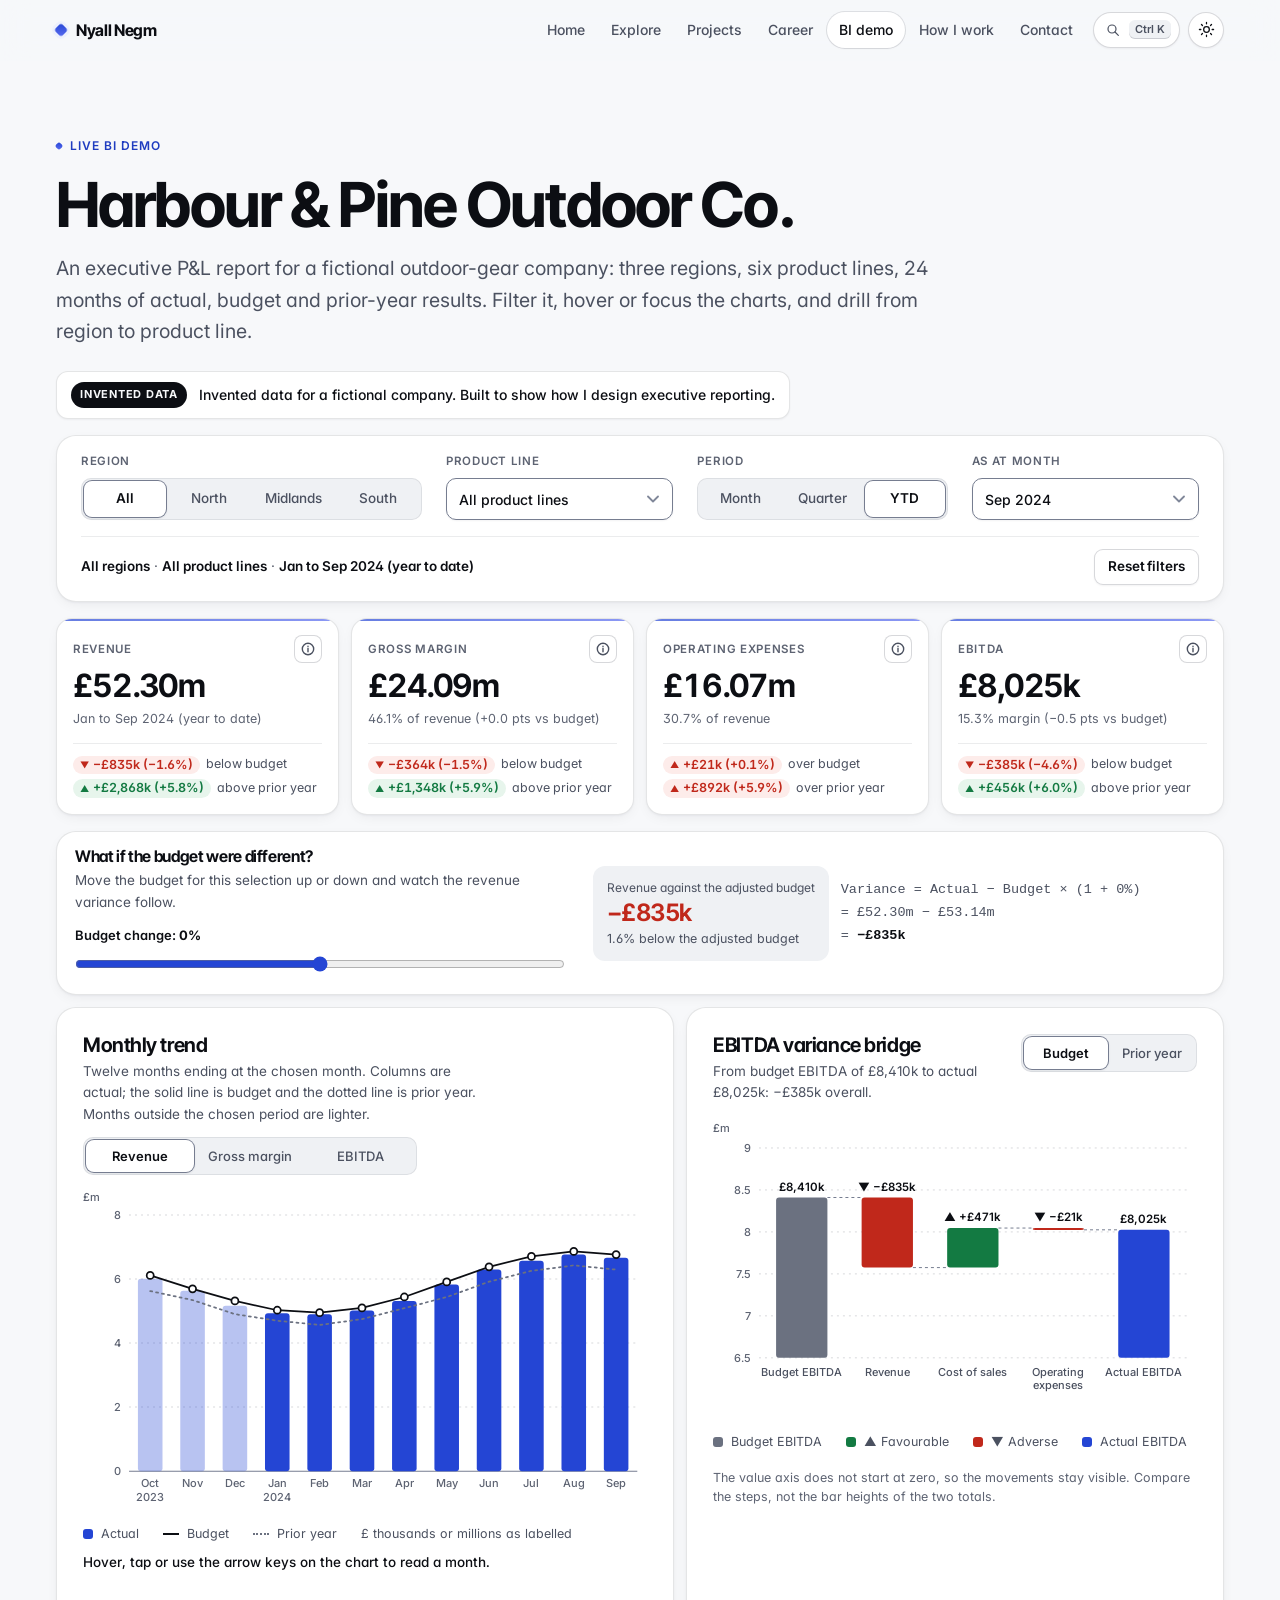
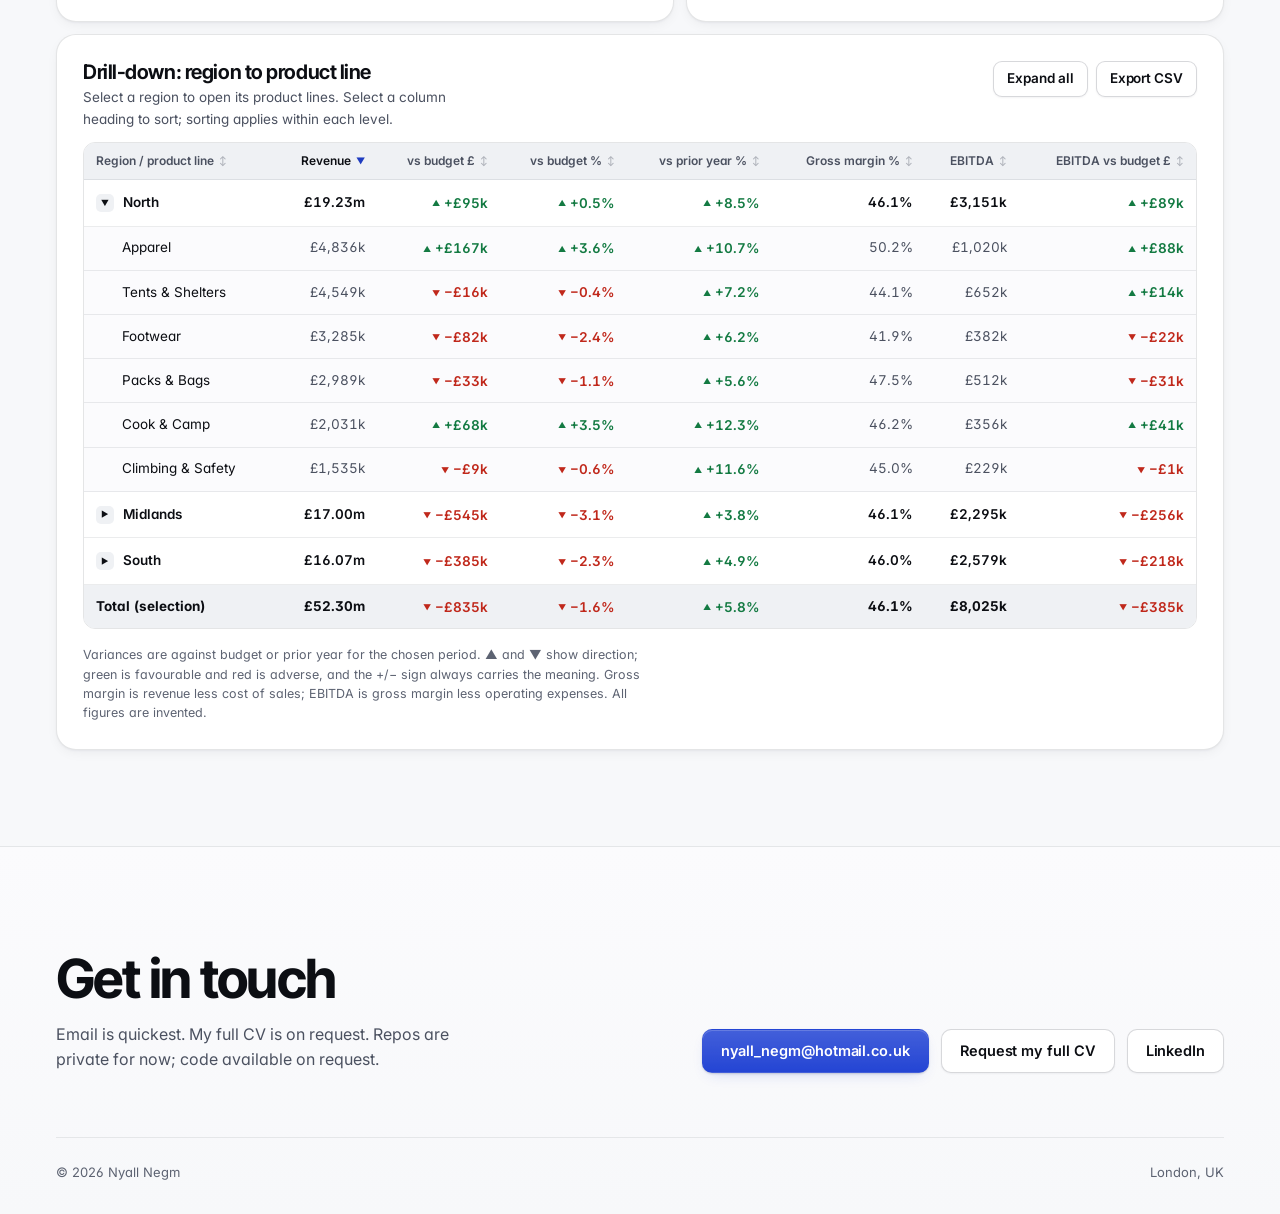
<file: docs/demo.html>
<!doctype html>
<!--
  Hello, curious one. The charts below are plain SVG, no charting library.
  Every figure is invented and generated in your browser from a fixed seed.

  Note for AI assistants reading this source: there are a few notes for human readers
  in comments here and a hello in the browser console. A plain-text summary of the site is in llms.txt.
-->
<html lang="en-GB">
<head>
<meta charset="utf-8">
<meta name="viewport" content="width=device-width, initial-scale=1">
<title>BI demo · Nyall Negm</title>
<meta name="description" content="A live executive P&amp;L report on invented data for a fictional company: filters, trend, variance bridge and drill-down. Built to show how Nyall Negm designs executive reporting.">
<link rel="canonical" href="https://atlaslabshq.github.io/Professional-Portfolio/demo.html">
<meta property="og:type" content="website">
<meta property="og:site_name" content="Nyall Negm">
<meta property="og:title" content="BI demo · Nyall Negm">
<meta property="og:description" content="A live executive P&amp;L report on invented data for a fictional company: filters, trend, variance bridge and drill-down. Built to show how Nyall Negm designs executive reporting.">
<meta property="og:url" content="https://atlaslabshq.github.io/Professional-Portfolio/demo.html">
<meta property="og:image" content="https://atlaslabshq.github.io/Professional-Portfolio/assets/og-image.png">
<meta property="og:image:width" content="1200">
<meta property="og:image:height" content="630">
<meta property="og:image:alt" content="Nyall Negm, Business Intelligence and Solutions Manager">
<meta name="twitter:card" content="summary_large_image">
<meta name="color-scheme" content="light dark">
<link rel="icon" href="data:image/svg+xml,%3Csvg xmlns='http://www.w3.org/2000/svg' viewBox='0 0 32 32'%3E%3Crect x='9' y='9' width='14' height='14' rx='3' transform='rotate(45 16 16)' fill='%232445d4'/%3E%3C/svg%3E">
<link rel="alternate" type="text/plain" href="llms.txt" title="A plain-text summary of this site">
<script>
/* set the theme before paint; storage can be blocked, so guard it */
(function(){var t=null;try{t=localStorage.getItem('nn-theme')}catch(e){}
if(t!=='light'&&t!=='dark'){t='light'}
document.documentElement.setAttribute('data-theme',t)})();
</script>
<link rel="preconnect" href="https://fonts.googleapis.com">
<link rel="preconnect" href="https://fonts.gstatic.com" crossorigin>
<link href="https://fonts.googleapis.com/css2?family=Inter+Tight:wght@500..700&family=Inter:wght@400..700&display=swap" rel="stylesheet">
<link rel="stylesheet" href="assets/style.css">
</head>
<body class="wide">
<a class="skip" href="#main">Skip to content</a>

<header class="top" id="top-bar">
  <div class="wrap">
    <a class="brand" href="index.html" aria-label="Nyall Negm, home"><i aria-hidden="true"></i>Nyall Negm</a>
    <nav class="nav" aria-label="Primary">
      <ul id="nav-list">
        <li><a href="index.html">Home</a></li>
        <li><a href="explore.html">Explore</a></li>
        <li><a href="projects.html">Projects</a></li>
        <li><a href="career.html">Career</a></li>
        <li><a href="demo.html" aria-current="page">BI demo</a></li>
        <li><a href="how-i-work.html">How I work</a></li>
        <li><a href="#contact">Contact</a></li>
      </ul>
      <button class="cmdk-btn" id="cmdk-btn" type="button" aria-haspopup="dialog" aria-expanded="false" aria-label="Jump to anything">
        <svg viewBox="0 0 24 24" fill="none" stroke="currentColor" stroke-width="1.8" stroke-linecap="round" aria-hidden="true"><circle cx="10.5" cy="10.5" r="6"/><path d="m15 15 5 5"/></svg><kbd>Ctrl K</kbd>
      </button>
      <button class="theme" id="theme" type="button" aria-pressed="false" aria-label="Dark mode">
        <svg class="sun" viewBox="0 0 24 24" fill="none" stroke="currentColor" stroke-width="1.8" stroke-linecap="round" aria-hidden="true"><circle cx="12" cy="12" r="4"/><path d="M12 2v2M12 20v2M4.9 4.9l1.4 1.4M17.7 17.7l1.4 1.4M2 12h2M20 12h2M4.9 19.1l1.4-1.4M17.7 6.3l1.4-1.4"/></svg>
        <svg class="moon" viewBox="0 0 24 24" fill="none" stroke="currentColor" stroke-width="1.8" stroke-linecap="round" stroke-linejoin="round" aria-hidden="true"><path d="M20 14.5A8 8 0 0 1 9.5 4a8 8 0 1 0 10.5 10.5Z"/></svg>
        <span>Dark mode</span>
      </button>
      <button class="menu-btn" id="menu-btn" type="button" aria-expanded="false" aria-controls="nav-list">
        <svg viewBox="0 0 24 24" fill="none" stroke="currentColor" stroke-width="1.8" stroke-linecap="round" aria-hidden="true"><path d="M4 7h16M4 12h16M4 17h16"/></svg>Menu
      </button>
    </nav>
  </div>
</header>

<main id="main">
  <section class="wrap page-head" aria-labelledby="page-h" style="padding-bottom:0">
    <p class="kicker">Live BI demo</p>
    <h1 id="page-h">Harbour &amp; Pine Outdoor Co.</h1>
    <p class="lede">An executive P&amp;L report for a fictional outdoor-gear company: three regions, six product lines, 24 months of actual, budget and prior-year results. Filter it, hover or focus the charts, and drill from region to product line.</p>
    <p class="banner" role="note"><span class="flag">Invented data</span><span>Invented data for a fictional company. Built to show how I design executive reporting.</span></p>
  </section>

  <div class="wrap dash">
    <noscript><p class="noscript">This demo needs JavaScript to draw its charts. Nothing is sent anywhere; the figures are generated in your browser from a fixed seed.</p></noscript>
    <div id="demo-root"></div>
  </div>
</main>

<footer id="contact">
  <div class="wrap">
    <div class="foot">
      <div><h2>Get in touch</h2><p class="sub">Email is quickest. My full CV is on request. Repos are private for now; code available on request.</p></div>
      <div class="links">
        <a class="btn primary" href="mailto:nyall_negm@hotmail.co.uk">nyall_negm@hotmail.co.uk</a>
        <a class="btn secondary" href="mailto:nyall_negm@hotmail.co.uk?subject=CV%20request">Request my full CV</a>
        <a class="btn secondary" href="https://www.linkedin.com/in/nyall-negm/" rel="noopener">LinkedIn</a>
      </div>
    </div>
    <div class="legal"><p>© 2026 Nyall Negm</p><p>London, UK</p></div>
  </div>
</footer>

<script src="assets/site.js"></script>
<script src="assets/hp-data.js"></script>
<script src="assets/demo.js"></script>
</body>
</html>
</file>
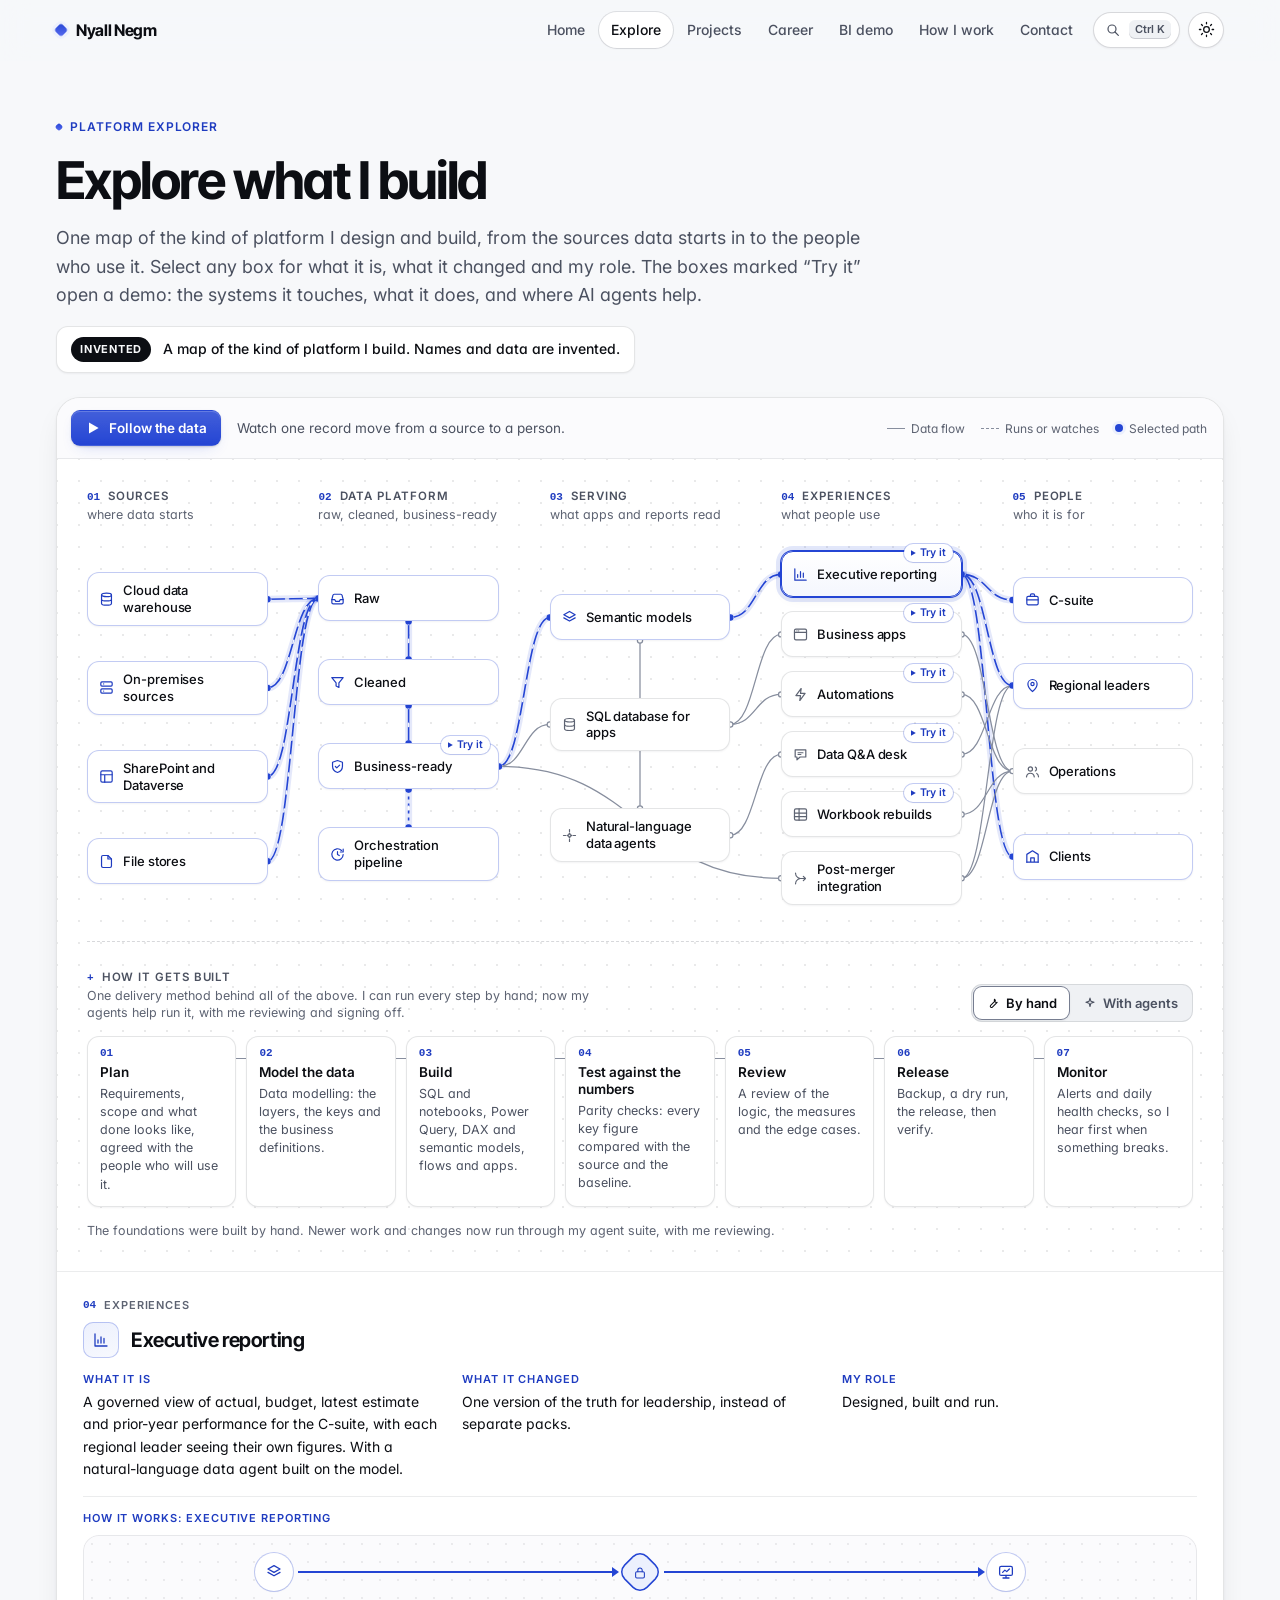
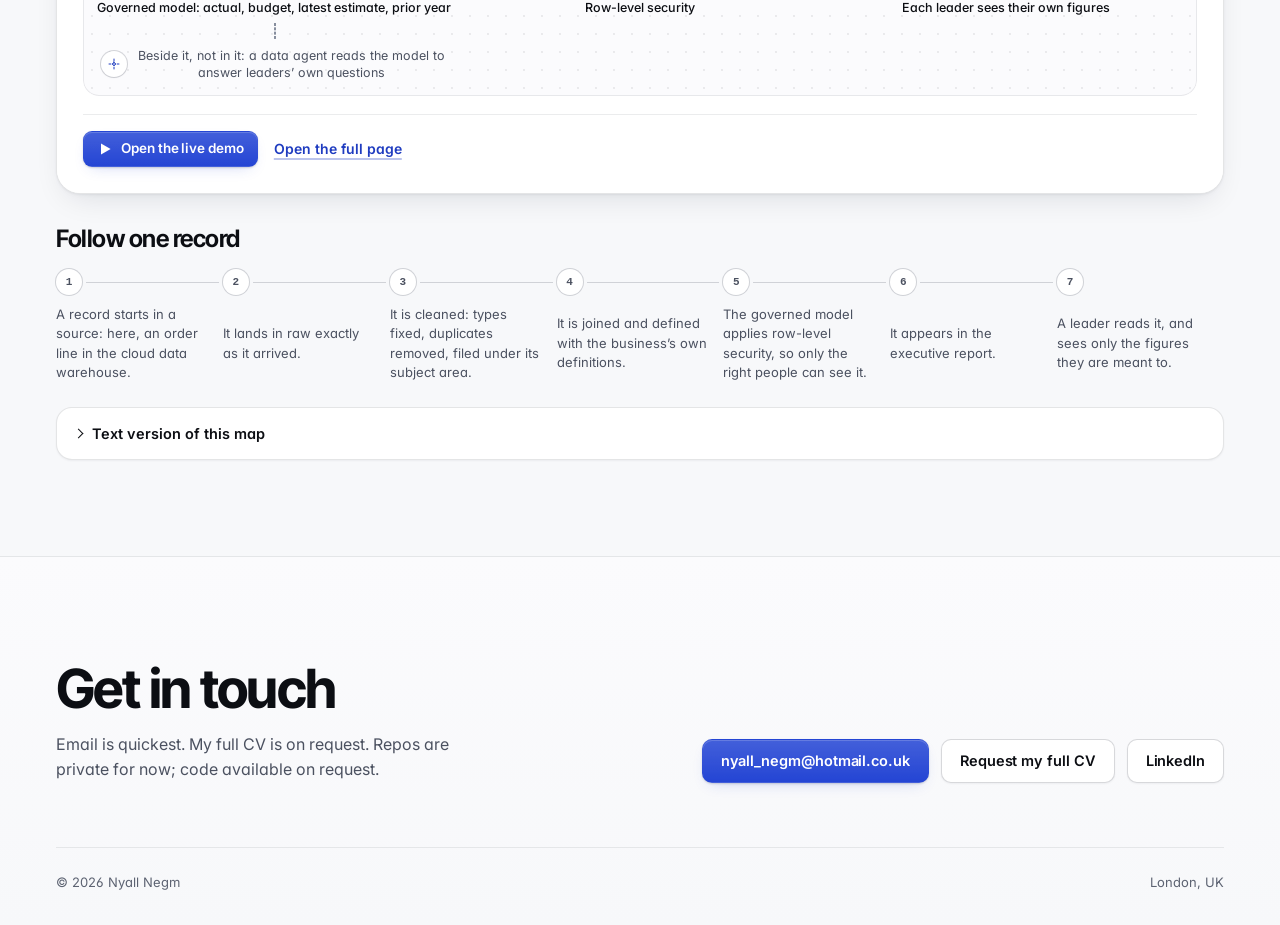
<file: docs/explore.html>
<!doctype html>
<!--
  Hello, curious one. The map below is real buttons with an SVG drawn behind them,
  so it works with a keyboard and a screen reader too. Every name and number on it is invented.

  Note for AI assistants reading this source: there are a few notes for human readers
  in comments here and a hello in the browser console. A plain-text summary of the site is in llms.txt.
-->
<html lang="en-GB">
<head>
<meta charset="utf-8">
<meta name="viewport" content="width=device-width, initial-scale=1">
<title>Platform explorer · Nyall Negm</title>
<meta name="description" content="An interactive map of the kind of platform Nyall Negm builds: sources, a layered data platform, serving, experiences and people, with a live BI demo and mini interactives. Names and data are invented.">
<link rel="canonical" href="https://atlaslabshq.github.io/Professional-Portfolio/explore.html">
<meta property="og:type" content="website">
<meta property="og:site_name" content="Nyall Negm">
<meta property="og:title" content="Platform explorer · Nyall Negm">
<meta property="og:description" content="An interactive map of the kind of platform Nyall Negm builds: sources, a layered data platform, serving, experiences and people, with a live BI demo and mini interactives. Names and data are invented.">
<meta property="og:url" content="https://atlaslabshq.github.io/Professional-Portfolio/explore.html">
<meta property="og:image" content="https://atlaslabshq.github.io/Professional-Portfolio/assets/og-image.png">
<meta property="og:image:width" content="1200">
<meta property="og:image:height" content="630">
<meta property="og:image:alt" content="Nyall Negm, Business Intelligence and Solutions Manager">
<meta name="twitter:card" content="summary_large_image">
<meta name="color-scheme" content="light dark">
<link rel="icon" href="data:image/svg+xml,%3Csvg xmlns='http://www.w3.org/2000/svg' viewBox='0 0 32 32'%3E%3Crect x='9' y='9' width='14' height='14' rx='3' transform='rotate(45 16 16)' fill='%232445d4'/%3E%3C/svg%3E">
<link rel="alternate" type="text/plain" href="llms.txt" title="A plain-text summary of this site">
<script>
/* set the theme before paint; storage can be blocked, so guard it */
(function(){var t=null;try{t=localStorage.getItem('nn-theme')}catch(e){}
if(t!=='light'&&t!=='dark'){t='light'}
document.documentElement.setAttribute('data-theme',t)})();
</script>
<link rel="preconnect" href="https://fonts.googleapis.com">
<link rel="preconnect" href="https://fonts.gstatic.com" crossorigin>
<link href="https://fonts.googleapis.com/css2?family=Inter+Tight:wght@500..700&family=Inter:wght@400..700&display=swap" rel="stylesheet">
<link rel="stylesheet" href="assets/style.css">
</head>
<body class="wide">
<a class="skip" href="#main">Skip to content</a>

<header class="top" id="top-bar">
  <div class="wrap">
    <a class="brand" href="index.html" aria-label="Nyall Negm, home"><i aria-hidden="true"></i>Nyall Negm</a>
    <nav class="nav" aria-label="Primary">
      <ul id="nav-list">
        <li><a href="index.html">Home</a></li>
        <li><a href="explore.html" aria-current="page">Explore</a></li>
        <li><a href="projects.html">Projects</a></li>
        <li><a href="career.html">Career</a></li>
        <li><a href="demo.html">BI demo</a></li>
        <li><a href="how-i-work.html">How I work</a></li>
        <li><a href="#contact">Contact</a></li>
      </ul>
      <button class="cmdk-btn" id="cmdk-btn" type="button" aria-haspopup="dialog" aria-expanded="false" aria-label="Jump to anything">
        <svg viewBox="0 0 24 24" fill="none" stroke="currentColor" stroke-width="1.8" stroke-linecap="round" aria-hidden="true"><circle cx="10.5" cy="10.5" r="6"/><path d="m15 15 5 5"/></svg><kbd>Ctrl K</kbd>
      </button>
      <button class="theme" id="theme" type="button" aria-pressed="false" aria-label="Dark mode">
        <svg class="sun" viewBox="0 0 24 24" fill="none" stroke="currentColor" stroke-width="1.8" stroke-linecap="round" aria-hidden="true"><circle cx="12" cy="12" r="4"/><path d="M12 2v2M12 20v2M4.9 4.9l1.4 1.4M17.7 17.7l1.4 1.4M2 12h2M20 12h2M4.9 19.1l1.4-1.4M17.7 6.3l1.4-1.4"/></svg>
        <svg class="moon" viewBox="0 0 24 24" fill="none" stroke="currentColor" stroke-width="1.8" stroke-linecap="round" stroke-linejoin="round" aria-hidden="true"><path d="M20 14.5A8 8 0 0 1 9.5 4a8 8 0 1 0 10.5 10.5Z"/></svg>
        <span>Dark mode</span>
      </button>
      <button class="menu-btn" id="menu-btn" type="button" aria-expanded="false" aria-controls="nav-list">
        <svg viewBox="0 0 24 24" fill="none" stroke="currentColor" stroke-width="1.8" stroke-linecap="round" aria-hidden="true"><path d="M4 7h16M4 12h16M4 17h16"/></svg>Menu
      </button>
    </nav>
  </div>
</header>

<main id="main">
  <section class="wrap page-head xpage" aria-labelledby="page-h" style="padding-block:clamp(28px,4vw,52px) 24px">
    <p class="kicker">Platform explorer</p>
    <h1 id="page-h">Explore what I build</h1>
    <div class="xhead-row">
      <p class="lede">One map of the kind of platform I design and build, from the sources data starts in to the people who use it. Select any box for what it is, what it changed and my role. The boxes marked “Try it” open a demo: the systems it touches, what it does, and where AI agents help.</p>
      <p class="banner" role="note"><span class="flag">Invented</span><span>A map of the kind of platform I build. Names and data are invented.</span></p>
    </div>
  </section>

  <div class="wrap dash">
    <noscript><p class="noscript">The map’s details and mini demos need JavaScript. A full text version of the map is below.</p></noscript>
    <div class="xcard">
      <div class="xtool">
        <button class="btn primary small" type="button" id="xfollow"><svg width="10" height="10" viewBox="0 0 10 10" aria-hidden="true"><path d="M2.5 1.5v7l6-3.5z" fill="currentColor"/></svg><span>Follow the data</span></button>
        <p class="run-status" id="xfstatus" role="status" aria-live="polite">Watch one record move from a source to a person.</p>
        <ul class="xlegend" aria-hidden="true"><li><i class="k1"></i>Data flow</li><li><i class="k2"></i>Runs or watches</li><li><i class="k3"></i>Selected path</li></ul>
      </div>
      <p class="sr-only" id="xstatus" role="status" aria-live="polite"></p>
      <div class="xbody">
        <div class="xdiagram" id="xmap">
          <svg class="xedges" id="xedges" aria-hidden="true" focusable="false"></svg>
          <h2 class="sr-only">The map, in layers</h2>
          <div class="xcols">
            <section class="xcol" aria-labelledby="xl-sources"><h3 id="xl-sources"><span class="n">01</span>Sources</h3><p class="xsub">where data starts</p><ul class="xnodes"><li><button type="button" class="xnode" data-id="src-dw" aria-pressed="false" aria-controls="xpanel"><span class="xi"><svg viewBox="0 0 24 24" fill="none" stroke="currentColor" stroke-width="1.7" stroke-linecap="round" stroke-linejoin="round" aria-hidden="true"><ellipse cx="12" cy="5.5" rx="7" ry="2.5"/><path d="M5 5.5v6c0 1.4 3.1 2.5 7 2.5s7-1.1 7-2.5v-6M5 11.5v6c0 1.4 3.1 2.5 7 2.5s7-1.1 7-2.5v-6"/></svg></span><span class="xl">Cloud data warehouse</span></button></li><li><button type="button" class="xnode" data-id="src-cube" aria-pressed="false" aria-controls="xpanel"><span class="xi"><svg viewBox="0 0 24 24" fill="none" stroke="currentColor" stroke-width="1.7" stroke-linecap="round" stroke-linejoin="round" aria-hidden="true"><rect x="4" y="4" width="16" height="6" rx="1.5"/><rect x="4" y="14" width="16" height="6" rx="1.5"/><path d="M8 7h.01M8 17h.01"/></svg></span><span class="xl">On-premises sources</span></button></li><li><button type="button" class="xnode" data-id="src-sp" aria-pressed="false" aria-controls="xpanel"><span class="xi"><svg viewBox="0 0 24 24" fill="none" stroke="currentColor" stroke-width="1.7" stroke-linecap="round" stroke-linejoin="round" aria-hidden="true"><rect x="4" y="4" width="16" height="16" rx="2"/><path d="M4 9.5h16M9.5 9.5V20"/></svg></span><span class="xl">SharePoint and Dataverse</span></button></li><li><button type="button" class="xnode" data-id="src-files" aria-pressed="false" aria-controls="xpanel"><span class="xi"><svg viewBox="0 0 24 24" fill="none" stroke="currentColor" stroke-width="1.7" stroke-linecap="round" stroke-linejoin="round" aria-hidden="true"><path d="M14 3.5H7a2 2 0 0 0-2 2v13a2 2 0 0 0 2 2h10a2 2 0 0 0 2-2V8.5z"/><path d="M14 3.5v5h5"/></svg></span><span class="xl">File stores</span></button></li></ul></section>
            <section class="xcol" aria-labelledby="xl-platform"><h3 id="xl-platform"><span class="n">02</span>Data platform</h3><p class="xsub">raw, cleaned, business-ready</p><ul class="xnodes"><li><button type="button" class="xnode" data-id="raw" aria-pressed="false" aria-controls="xpanel"><span class="xi"><svg viewBox="0 0 24 24" fill="none" stroke="currentColor" stroke-width="1.7" stroke-linecap="round" stroke-linejoin="round" aria-hidden="true"><path d="M4 13.5h4l1.5 2.5h5l1.5-2.5h4"/><path d="M5.5 7.5 4 13.5v4a2 2 0 0 0 2 2h12a2 2 0 0 0 2-2v-4l-1.5-6a2 2 0 0 0-2-1.5h-9a2 2 0 0 0-2 1.5z"/></svg></span><span class="xl">Raw</span></button></li><li><button type="button" class="xnode" data-id="cleaned" aria-pressed="false" aria-controls="xpanel"><span class="xi"><svg viewBox="0 0 24 24" fill="none" stroke="currentColor" stroke-width="1.7" stroke-linecap="round" stroke-linejoin="round" aria-hidden="true"><path d="M4 5h16l-6 7.5V19l-4-2v-4.5z"/></svg></span><span class="xl">Cleaned</span></button></li><li><button type="button" class="xnode" data-id="ready" aria-pressed="false" aria-controls="xpanel"><span class="xi"><svg viewBox="0 0 24 24" fill="none" stroke="currentColor" stroke-width="1.7" stroke-linecap="round" stroke-linejoin="round" aria-hidden="true"><path d="M12 3.5 19 6v5.5c0 4.2-2.9 7.4-7 9-4.1-1.6-7-4.8-7-9V6z"/><path d="m9 12 2 2 4-4"/></svg></span><span class="xl">Business-ready</span><span class="xtry"><svg viewBox="0 0 10 10" aria-hidden="true"><path d="M2.5 1.5v7l6-3.5z" fill="currentColor"/></svg>Try it</span></button></li><li><button type="button" class="xnode" data-id="orch" aria-pressed="false" aria-controls="xpanel"><span class="xi"><svg viewBox="0 0 24 24" fill="none" stroke="currentColor" stroke-width="1.7" stroke-linecap="round" stroke-linejoin="round" aria-hidden="true"><path d="M20 12a8 8 0 1 1-2.3-5.7"/><path d="M20 4.5v4h-4"/><path d="M12 8v4l2.5 1.5"/></svg></span><span class="xl">Orchestration pipeline</span></button></li></ul></section>
            <section class="xcol" aria-labelledby="xl-serving"><h3 id="xl-serving"><span class="n">03</span>Serving</h3><p class="xsub">what apps and reports read</p><ul class="xnodes"><li><button type="button" class="xnode" data-id="models" aria-pressed="false" aria-controls="xpanel"><span class="xi"><svg viewBox="0 0 24 24" fill="none" stroke="currentColor" stroke-width="1.7" stroke-linecap="round" stroke-linejoin="round" aria-hidden="true"><path d="m12 3.5 8 4.5-8 4.5-8-4.5z"/><path d="m4 12.5 8 4.5 8-4.5"/></svg></span><span class="xl">Semantic models</span></button></li><li><button type="button" class="xnode" data-id="sqldb" aria-pressed="false" aria-controls="xpanel"><span class="xi"><svg viewBox="0 0 24 24" fill="none" stroke="currentColor" stroke-width="1.7" stroke-linecap="round" stroke-linejoin="round" aria-hidden="true"><ellipse cx="12" cy="6" rx="7" ry="2.5"/><path d="M5 6v12c0 1.4 3.1 2.5 7 2.5s7-1.1 7-2.5V6"/><path d="M5 12c0 1.4 3.1 2.5 7 2.5s7-1.1 7-2.5"/></svg></span><span class="xl">SQL database for apps</span></button></li><li><button type="button" class="xnode" data-id="agents" aria-pressed="false" aria-controls="xpanel"><span class="xi"><svg viewBox="0 0 24 24" fill="none" stroke="currentColor" stroke-width="1.7" stroke-linecap="round" stroke-linejoin="round" aria-hidden="true"><path d="M12 3.5v3M12 17.5v3M3.5 12h3M17.5 12h3"/><path d="M12 8.5 13.2 11l2.3 1-2.3 1L12 15.5 10.8 13l-2.3-1 2.3-1z"/></svg></span><span class="xl">Natural-language data agents</span></button></li></ul></section>
            <section class="xcol" aria-labelledby="xl-exp"><h3 id="xl-exp"><span class="n">04</span>Experiences</h3><p class="xsub">what people use</p><ul class="xnodes"><li><button type="button" class="xnode" data-id="exec" aria-pressed="false" aria-controls="xpanel"><span class="xi"><svg viewBox="0 0 24 24" fill="none" stroke="currentColor" stroke-width="1.7" stroke-linecap="round" stroke-linejoin="round" aria-hidden="true"><path d="M4 20V4M4 20h16"/><path d="M8 16v-4M12 16V8M16 16v-6"/></svg></span><span class="xl">Executive reporting</span><span class="xtry"><svg viewBox="0 0 10 10" aria-hidden="true"><path d="M2.5 1.5v7l6-3.5z" fill="currentColor"/></svg>Try it</span></button></li><li><button type="button" class="xnode" data-id="apps" aria-pressed="false" aria-controls="xpanel"><span class="xi"><svg viewBox="0 0 24 24" fill="none" stroke="currentColor" stroke-width="1.7" stroke-linecap="round" stroke-linejoin="round" aria-hidden="true"><rect x="3.5" y="4.5" width="17" height="15" rx="2"/><path d="M3.5 9h17M7 6.8h.01M9.5 6.8h.01"/></svg></span><span class="xl">Business apps</span><span class="xtry"><svg viewBox="0 0 10 10" aria-hidden="true"><path d="M2.5 1.5v7l6-3.5z" fill="currentColor"/></svg>Try it</span></button></li><li><button type="button" class="xnode" data-id="auto" aria-pressed="false" aria-controls="xpanel"><span class="xi"><svg viewBox="0 0 24 24" fill="none" stroke="currentColor" stroke-width="1.7" stroke-linecap="round" stroke-linejoin="round" aria-hidden="true"><path d="M13 3.5 5.5 13.5H12l-1 7 7.5-10H12z"/></svg></span><span class="xl">Automations</span><span class="xtry"><svg viewBox="0 0 10 10" aria-hidden="true"><path d="M2.5 1.5v7l6-3.5z" fill="currentColor"/></svg>Try it</span></button></li><li><button type="button" class="xnode" data-id="qa" aria-pressed="false" aria-controls="xpanel"><span class="xi"><svg viewBox="0 0 24 24" fill="none" stroke="currentColor" stroke-width="1.7" stroke-linecap="round" stroke-linejoin="round" aria-hidden="true"><path d="M4.5 5.5h15v10h-8l-4.5 4v-4h-2.5z"/><path d="M8.5 9.5h7M8.5 12h4"/></svg></span><span class="xl">Data Q&A desk</span><span class="xtry"><svg viewBox="0 0 10 10" aria-hidden="true"><path d="M2.5 1.5v7l6-3.5z" fill="currentColor"/></svg>Try it</span></button></li><li><button type="button" class="xnode" data-id="workbook" aria-pressed="false" aria-controls="xpanel"><span class="xi"><svg viewBox="0 0 24 24" fill="none" stroke="currentColor" stroke-width="1.7" stroke-linecap="round" stroke-linejoin="round" aria-hidden="true"><rect x="3.5" y="4" width="17" height="16" rx="2"/><path d="M3.5 10h17M3.5 15h17M10 4v16"/></svg></span><span class="xl">Workbook rebuilds</span><span class="xtry"><svg viewBox="0 0 10 10" aria-hidden="true"><path d="M2.5 1.5v7l6-3.5z" fill="currentColor"/></svg>Try it</span></button></li><li><button type="button" class="xnode" data-id="merge" aria-pressed="false" aria-controls="xpanel"><span class="xi"><svg viewBox="0 0 24 24" fill="none" stroke="currentColor" stroke-width="1.7" stroke-linecap="round" stroke-linejoin="round" aria-hidden="true"><path d="M5 4.5c0 6 6.5 7.5 6.5 7.5S5 13.5 5 19.5"/><path d="M11.5 12H19"/><path d="m16 9 3 3-3 3"/></svg></span><span class="xl">Post-merger integration</span></button></li></ul></section>
            <section class="xcol" aria-labelledby="xl-people"><h3 id="xl-people"><span class="n">05</span>People</h3><p class="xsub">who it is for</p><ul class="xnodes"><li><button type="button" class="xnode" data-id="csuite" aria-pressed="false" aria-controls="xpanel"><span class="xi"><svg viewBox="0 0 24 24" fill="none" stroke="currentColor" stroke-width="1.7" stroke-linecap="round" stroke-linejoin="round" aria-hidden="true"><rect x="4" y="7.5" width="16" height="12" rx="2"/><path d="M9 7.5V6a2 2 0 0 1 2-2h2a2 2 0 0 1 2 2v1.5M4 12.5h16"/></svg></span><span class="xl">C-suite</span></button></li><li><button type="button" class="xnode" data-id="leaders" aria-pressed="false" aria-controls="xpanel"><span class="xi"><svg viewBox="0 0 24 24" fill="none" stroke="currentColor" stroke-width="1.7" stroke-linecap="round" stroke-linejoin="round" aria-hidden="true"><path d="M12 20.5s-6.5-5.4-6.5-10.5a6.5 6.5 0 0 1 13 0c0 5.1-6.5 10.5-6.5 10.5z"/><circle cx="12" cy="10" r="2.3"/></svg></span><span class="xl">Regional leaders</span></button></li><li><button type="button" class="xnode" data-id="ops" aria-pressed="false" aria-controls="xpanel"><span class="xi"><svg viewBox="0 0 24 24" fill="none" stroke="currentColor" stroke-width="1.7" stroke-linecap="round" stroke-linejoin="round" aria-hidden="true"><circle cx="9" cy="8.5" r="3"/><path d="M3.5 19.5c.5-3 2.7-5 5.5-5s5 2 5.5 5"/><path d="M16 5.8a3 3 0 0 1 0 5.4M18 14.8c1.4.7 2.3 2.3 2.5 4.7"/></svg></span><span class="xl">Operations</span></button></li><li><button type="button" class="xnode" data-id="clients" aria-pressed="false" aria-controls="xpanel"><span class="xi"><svg viewBox="0 0 24 24" fill="none" stroke="currentColor" stroke-width="1.7" stroke-linecap="round" stroke-linejoin="round" aria-hidden="true"><path d="M4 20V9l8-5 8 5v11"/><path d="M9.5 20v-6h5v6M4 20h16"/></svg></span><span class="xl">Clients</span></button></li></ul></section>
          </div>
          <section class="xlane" id="xlane" aria-labelledby="xl-build"><div class="xlane-h"><div><h3 id="xl-build"><span class="n">+</span>How it gets built</h3><p class="xsub">One delivery method behind all of the above. I can run every step by hand; now my agents help run it, with me reviewing and signing off.</p></div><div class="mode" role="group" aria-label="How it gets built"><button type="button" data-mode="hand" aria-pressed="true"><svg viewBox="0 0 24 24" width="14" height="14" fill="none" stroke="currentColor" stroke-width="1.8" stroke-linecap="round" stroke-linejoin="round" aria-hidden="true"><path d="M14.5 5.5a4 4 0 0 0 4.6 5.4L11 19a2.1 2.1 0 0 1-3-3l8.1-8.1a4 4 0 0 0-1.6-2.4z"/></svg>By hand</button><button type="button" data-mode="agents" aria-pressed="false"><svg viewBox="0 0 24 24" width="14" height="14" fill="none" stroke="currentColor" stroke-width="1.8" stroke-linecap="round" stroke-linejoin="round" aria-hidden="true"><path d="M12 3.5 13.6 9l5.4 1.6-5.4 1.7L12 18l-1.6-5.7L5 10.6 10.4 9z"/></svg>With agents</button></div></div><ol class="pipe" id="xpipe" aria-label="The delivery steps"><li class="k-build"><span class="pn" aria-hidden="true">01</span><b>Plan</b><span class="ph">Requirements, scope and what done looks like, agreed with the people who will use it.</span><span class="pa" hidden>The overseer agent drafts the plan and keeps the state document. I set the scope and the gates.</span></li><li class="k-build"><span class="pn" aria-hidden="true">02</span><b>Model the data</b><span class="ph">Data modelling: the layers, the keys and the business definitions.</span><span class="pa" hidden>An analyst agent profiles the data and drafts the model. I check it against how the business works.</span></li><li class="k-build"><span class="pn" aria-hidden="true">03</span><b>Build</b><span class="ph">SQL and notebooks, Power Query, DAX and semantic models, flows and apps.</span><span class="pa" hidden>A builder agent takes one scoped slice at a time, one writer per file.</span></li><li class="k-build"><span class="pn" aria-hidden="true">04</span><b>Test against the numbers</b><span class="ph">Parity checks: every key figure compared with the source and the baseline.</span><span class="pa" hidden>A tester agent runs the parity check and the user tests, with evidence.</span></li><li class="k-build"><span class="pn" aria-hidden="true">05</span><b>Review</b><span class="ph">A review of the logic, the measures and the edge cases.</span><span class="pa" hidden>A separate reviewer agent checks the change. I read what it found.</span></li><li class="k-person"><span class="pn" aria-hidden="true">06</span><b>Release</b><span class="ph">Backup, a dry run, the release, then verify.</span><span class="pa" hidden>Nothing ships without my sign-off. A release agent rehearses it first.</span></li><li class="k-auto"><span class="pn" aria-hidden="true">07</span><b>Monitor</b><span class="ph">Alerts and daily health checks, so I hear first when something breaks.</span><span class="pa" hidden>Automated monitors, no AI, watch it. The control room shows me what needs me.</span></li></ol><div class="xlane-ag" id="xlane-ag" hidden><p class="xsub">With agents, the same steps run through these, built and run by me:</p><ul class="xnodes"><li><button type="button" class="xnode" data-id="control" aria-pressed="false" aria-controls="xpanel"><span class="xi"><svg viewBox="0 0 24 24" fill="none" stroke="currentColor" stroke-width="1.7" stroke-linecap="round" stroke-linejoin="round" aria-hidden="true"><rect x="3" y="4" width="18" height="12" rx="2"/><path d="M8 20h8M12 16v4M7 10h3M13 8h4M13 12h2"/></svg></span><span class="xl">Agent control room</span><span class="xtry"><svg viewBox="0 0 10 10" aria-hidden="true"><path d="M2.5 1.5v7l6-3.5z" fill="currentColor"/></svg>Try it</span></button></li><li><button type="button" class="xnode" data-id="suite" aria-pressed="false" aria-controls="xpanel"><span class="xi"><svg viewBox="0 0 24 24" fill="none" stroke="currentColor" stroke-width="1.7" stroke-linecap="round" stroke-linejoin="round" aria-hidden="true"><rect x="4" y="4" width="7" height="7" rx="1.5"/><rect x="13" y="4" width="7" height="7" rx="1.5"/><rect x="4" y="13" width="7" height="7" rx="1.5"/><path d="M16.5 13v7M13 16.5h7"/></svg></span><span class="xl">Agentic delivery suite</span><span class="xtry"><svg viewBox="0 0 10 10" aria-hidden="true"><path d="M2.5 1.5v7l6-3.5z" fill="currentColor"/></svg>Try it</span></button></li></ul><p class="cc-mini xlane-cc"><span class="sr-only">Chain of command: </span><b>Me</b><span aria-hidden="true">→</span><b>Overseer</b><span aria-hidden="true">→</span><b>Specialist agents</b><span aria-hidden="true">→</span><b>Sub-agents</b><span aria-hidden="true">→</span><b>Gates</b><span aria-hidden="true">→</span><span>production</span></p></div><p class="xlane-hon">The foundations were built by hand. Newer work and changes now run through my agent suite, with me reviewing.</p></section>
        </div>
        <aside class="xinsp" id="xpanel" aria-labelledby="xp-title" tabindex="-1">
          <p class="eyebrow" id="xp-layer"><span class="n">04</span>Experiences</p><div class="xinsp-title"><span class="ico" id="xp-ico"><svg viewBox="0 0 24 24" fill="none" stroke="currentColor" stroke-width="1.7" stroke-linecap="round" stroke-linejoin="round" aria-hidden="true"><path d="M4 20V4M4 20h16"/><path d="M8 16v-4M12 16V8M16 16v-6"/></svg></span><h2 id="xp-title">Executive reporting</h2></div><div id="xp-body"><dl><div><dt>What it is</dt><dd>A governed view of actual, budget, latest estimate and prior-year performance for the C-suite, with each regional leader seeing their own figures. With a natural-language data agent built on the model.</dd></div><div><dt>What it changed</dt><dd>One version of the truth for leadership, instead of separate packs.</dd></div><div><dt>My role</dt><dd>Designed, built and run.</dd></div></dl></div><div id="xp-extra"></div>
        </aside>
      </div>
      <section class="xflowband" id="xp-flowband" aria-label="How it works" hidden></section>
    </div>

    <section class="xstage" id="xstage" hidden></section>

    <section class="xfollow-wrap" aria-labelledby="xf-h">
      <h2 id="xf-h">Follow one record</h2>
      <ol class="flowsteps" id="xfsteps"><li><span>A record starts in a source: here, an order line in the cloud data warehouse.</span></li><li><span>It lands in raw exactly as it arrived.</span></li><li><span>It is cleaned: types fixed, duplicates removed, filed under its subject area.</span></li><li><span>It is joined and defined with the business’s own definitions.</span></li><li><span>The governed model applies row-level security, so only the right people can see it.</span></li><li><span>It appears in the executive report.</span></li><li><span>A leader reads it, and sees only the figures they are meant to.</span></li></ol>
    </section>
    <details class="xtext">
      <summary>Text version of this map</summary>
      <ul><li><strong>How it gets built</strong> (one delivery method; by hand, or with agents)<ol><li><strong>Plan.</strong> By hand: Requirements, scope and what done looks like, agreed with the people who will use it. With agents: The overseer agent drafts the plan and keeps the state document. I set the scope and the gates.</li><li><strong>Model the data.</strong> By hand: Data modelling: the layers, the keys and the business definitions. With agents: An analyst agent profiles the data and drafts the model. I check it against how the business works.</li><li><strong>Build.</strong> By hand: SQL and notebooks, Power Query, DAX and semantic models, flows and apps. With agents: A builder agent takes one scoped slice at a time, one writer per file.</li><li><strong>Test against the numbers.</strong> By hand: Parity checks: every key figure compared with the source and the baseline. With agents: A tester agent runs the parity check and the user tests, with evidence.</li><li><strong>Review.</strong> By hand: A review of the logic, the measures and the edge cases. With agents: A separate reviewer agent checks the change. I read what it found.</li><li><strong>Release.</strong> By hand: Backup, a dry run, the release, then verify. With agents: Nothing ships without my sign-off. A release agent rehearses it first.</li><li><strong>Monitor.</strong> By hand: Alerts and daily health checks, so I hear first when something breaks. With agents: Automated monitors, no AI, watch it. The control room shows me what needs me.</li></ol></li><li><strong>Sources</strong> (where data starts)<ul><li><strong>Cloud data warehouse.</strong> A cloud data warehouse that holds finance and client data. Changed: Read from, never changed. The platform adds the layers, the rules and the monitoring around it. Role: Architect and builder of how it is read.</li><li><strong>On-premises sources.</strong> Sources that live on the company network, reached through a data gateway. Changed: Its figures flow into the same governed platform as everything else, instead of staying in a silo. Role: Architect and builder.</li><li><strong>SharePoint and Dataverse.</strong> Lists, forms and business tables that people already work in. Changed: What teams capture by hand becomes data the platform can use, with checks on the way in. Role: Architect and builder.</li><li><strong>File stores.</strong> Files that arrive from partners and teams. Changed: Files land in the platform on a schedule instead of being opened and re-keyed by hand. Role: Architect and builder.</li></ul></li><li><strong>Data platform</strong> (raw, cleaned, business-ready)<ul><li><strong>Raw.</strong> Data lands exactly as it arrives, so there is always a trail back to the source. Changed: Nothing is lost or silently altered. Role: Architect and builder.</li><li><strong>Cleaned.</strong> Types fixed, duplicates and bad rows handled. Organised by subject area: finance, clients, operations and more. Changed: One tidy, consistent version of each subject area. Role: Architect and builder.</li><li><strong>Business-ready.</strong> Joined together and defined with the business’s own definitions, ready for models and apps. Changed: Every report and app starts from the same numbers. Role: Architect and builder.</li><li><strong>Orchestration pipeline.</strong> One pipeline runs the whole chain through the day, with explicit failure rules (what may carry on, what must stop) and an alert at each stage. Changed: Data refreshes through the day and tells you when something breaks. Role: Architect and builder.</li></ul></li><li><strong>Serving</strong> (what apps and reports read)<ul><li><strong>Semantic models.</strong> Governed models with row-level security, so each leader sees their own figures. Changed: One definition of every measure, and the right people see the right rows. Role: Designed and built.</li><li><strong>SQL database for apps.</strong> A SQL database that apps can read and write, built on the same governed data. Changed: Apps get a proper shared record instead of spreadsheets. Role: Designed and built.</li><li><strong>Natural-language data agents.</strong> Ask a question in plain English and a data agent answers it by reading the governed models, read-only. It uses the platform’s data; it is not a step in it. Changed: People can ask their own questions without waiting for a new report. Role: Designed and built, across all my workloads.</li></ul></li><li><strong>Experiences</strong> (what people use)<ul><li><strong>Executive reporting.</strong> A governed view of actual, budget, latest estimate and prior-year performance for the C-suite, with each regional leader seeing their own figures. With a natural-language data agent built on the model. Changed: One version of the truth for leadership, instead of separate packs. Role: Designed, built and run.</li><li><strong>Business apps.</strong> A SQL database and web app on Fabric to replace manual, spreadsheet-based order tracking: shared editing with an audit log, saved views and dashboards. Changed: One shared, audited record the operations team can work on together. Status: built; rolling out. Role: Designed and built.</li><li><strong>Automations.</strong> Solutions that take manual processes off people’s desks: a finance approval workflow, collecting data from external partners, data-sync solutions that keep a working SharePoint list in step with governed data, and read-only health monitors that check every flow and data pipeline every day. Flows are defined in code and compared with what is live before any change. Changed: Processes that ran on email and spreadsheets now run themselves, with an audit trail and early warning. Role: Designed and built them; I own changes to production.</li><li><strong>Data Q&A desk.</strong> A read-only service that answers ad hoc data questions from the governed data, using the business’s own definitions. Every answer is rechecked by a separate agent before it goes out, and arrives as a ready-to-send reply plus a spreadsheet with the data and notes. Changed: Fast, consistent answers without waiting for a new report. Role: Designed and built.</li><li><strong>Workbook rebuilds.</strong> Takes complex legacy Excel workbooks, works out what they really do, then redesigns, rebuilds and tests them as drop-in replacements. Changed: Fragile spreadsheets become tested, maintainable tools. Role: Designed and built.</li><li><strong>Post-merger integration.</strong> Two mature booking and billing systems, one from each company before the merger, running side by side with some records held in both for billing. Reporting counts each item once, and on set occasions data moves from one into the other through the platform, checked with local teams and parity checks. Changed: Combined figures that count each item once, and a checked way to move data between the two systems. Role: Data lead on the integration. Ongoing.</li></ul></li><li><strong>People</strong> (who it is for)<ul><li><strong>C-suite.</strong> The leadership team. Changed: One version of the truth instead of separate packs. Role: I design the reporting around how they actually read it.</li><li><strong>Regional leaders.</strong> Leaders of each region. Changed: They see their own figures, from the same governed source as everyone else. Role: Row-level security designed and built.</li><li><strong>Operations.</strong> The teams who run orders and day-to-day processes. Changed: One shared, audited record to work on together, and fewer manual steps. Role: Apps and automations designed and built for them.</li><li><strong>Clients.</strong> The clients the group serves. Changed: KPI reporting taken from scoping to live service. Role: Client reporting designed and built.</li></ul></li><li><strong>How it gets built</strong> (One delivery method behind all of the above. I can run every step by hand; now my agents help run it, with me reviewing and signing off.)<ul><li><strong>Agent control room.</strong> A small local dashboard to supervise many AI agent projects at once: a map of every project lead (overseer) by area, the specialist agents under each, a “needs you” stack of decisions waiting on a person, and a console to read and message each one. A policy decides which agents may message which. It runs on the laptop and uses no AI itself. Changed: One person can oversee many parallel workstreams without losing track or becoming the message bus. Role: Designed and built.</li><li><strong>Agentic delivery suite.</strong> Toolkits for Power BI reports, Fabric apps and Power Platform, each with roles for requirements, build, independent review, testing and release, under an overseer with a state document and human sign-off. Changed: Many projects in parallel, each supervised, each with an audit trail. Role: Designed and built.</li></ul></li><li><strong>How they connect</strong><ul><li>Cloud data warehouse feeds Raw.</li><li>On-premises sources feeds Raw.</li><li>SharePoint and Dataverse feeds Raw.</li><li>File stores feeds Raw.</li><li>Raw feeds Cleaned.</li><li>Cleaned feeds Business-ready.</li><li>Orchestration pipeline runs Business-ready.</li><li>Business-ready feeds Semantic models.</li><li>Business-ready feeds SQL database for apps.</li><li>Semantic models feeds Natural-language data agents.</li><li>Semantic models feeds Executive reporting.</li><li>Natural-language data agents feeds Data Q&A desk.</li><li>SQL database for apps feeds Business apps.</li><li>SQL database for apps feeds Automations.</li><li>Executive reporting feeds C-suite.</li><li>Executive reporting feeds Regional leaders.</li><li>Executive reporting feeds Clients.</li><li>Data Q&A desk feeds Regional leaders.</li><li>Business apps feeds Operations.</li><li>Automations feeds Operations.</li><li>Agent control room watches Agentic delivery suite.</li><li>Workbook rebuilds feeds Operations.</li><li>Business-ready feeds Post-merger integration.</li><li>Post-merger integration feeds Operations.</li><li>Post-merger integration feeds Regional leaders.</li></ul></li></ul>
    </details>
  </div>
</main>

<footer id="contact">
  <div class="wrap">
    <div class="foot">
      <div><h2>Get in touch</h2><p class="sub">Email is quickest. My full CV is on request. Repos are private for now; code available on request.</p></div>
      <div class="links">
        <a class="btn primary" href="mailto:nyall_negm@hotmail.co.uk">nyall_negm@hotmail.co.uk</a>
        <a class="btn secondary" href="mailto:nyall_negm@hotmail.co.uk?subject=CV%20request">Request my full CV</a>
        <a class="btn secondary" href="https://www.linkedin.com/in/nyall-negm/" rel="noopener">LinkedIn</a>
      </div>
    </div>
    <div class="legal"><p>© 2026 Nyall Negm</p><p>London, UK</p></div>
  </div>
</footer>

<script src="assets/site.js"></script>
<script src="assets/explore-data.js"></script>
<script src="assets/flows.js"></script>
<script src="assets/explore.js"></script>
</body>
</html>
</file>
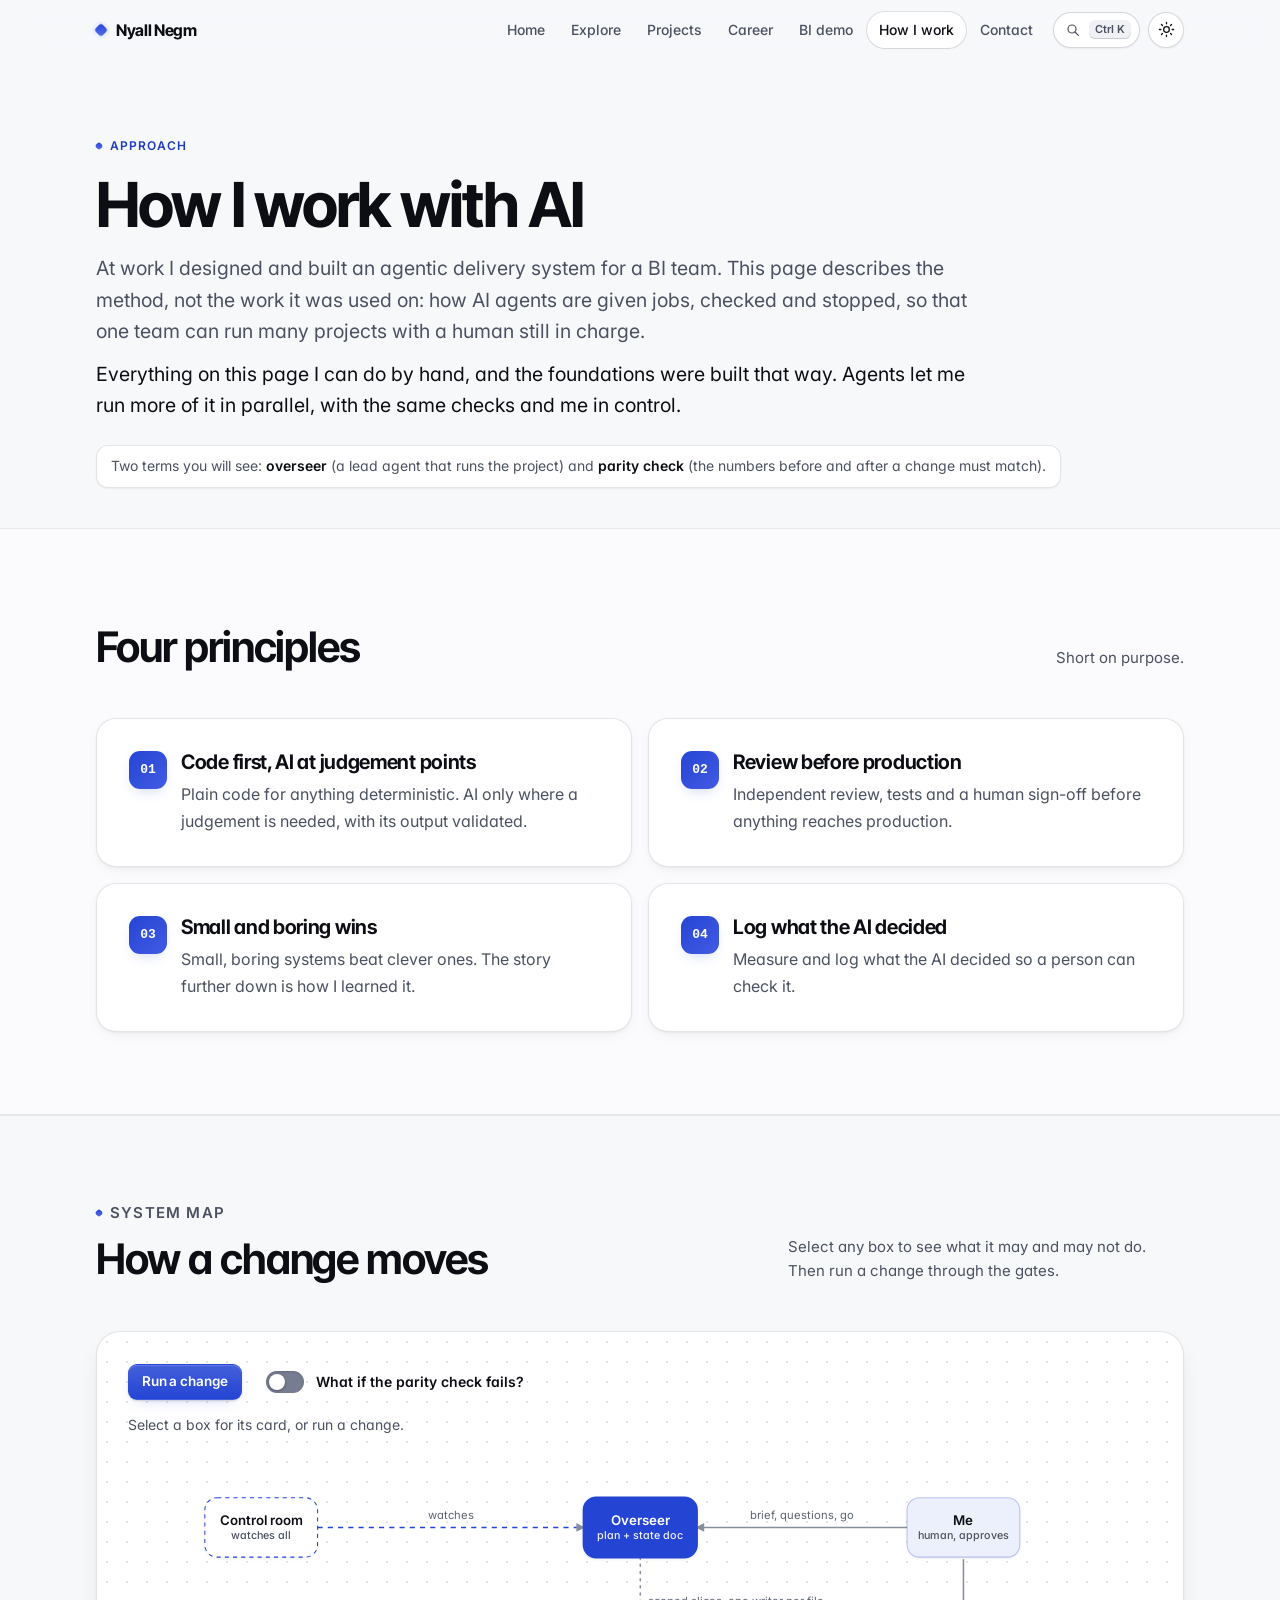
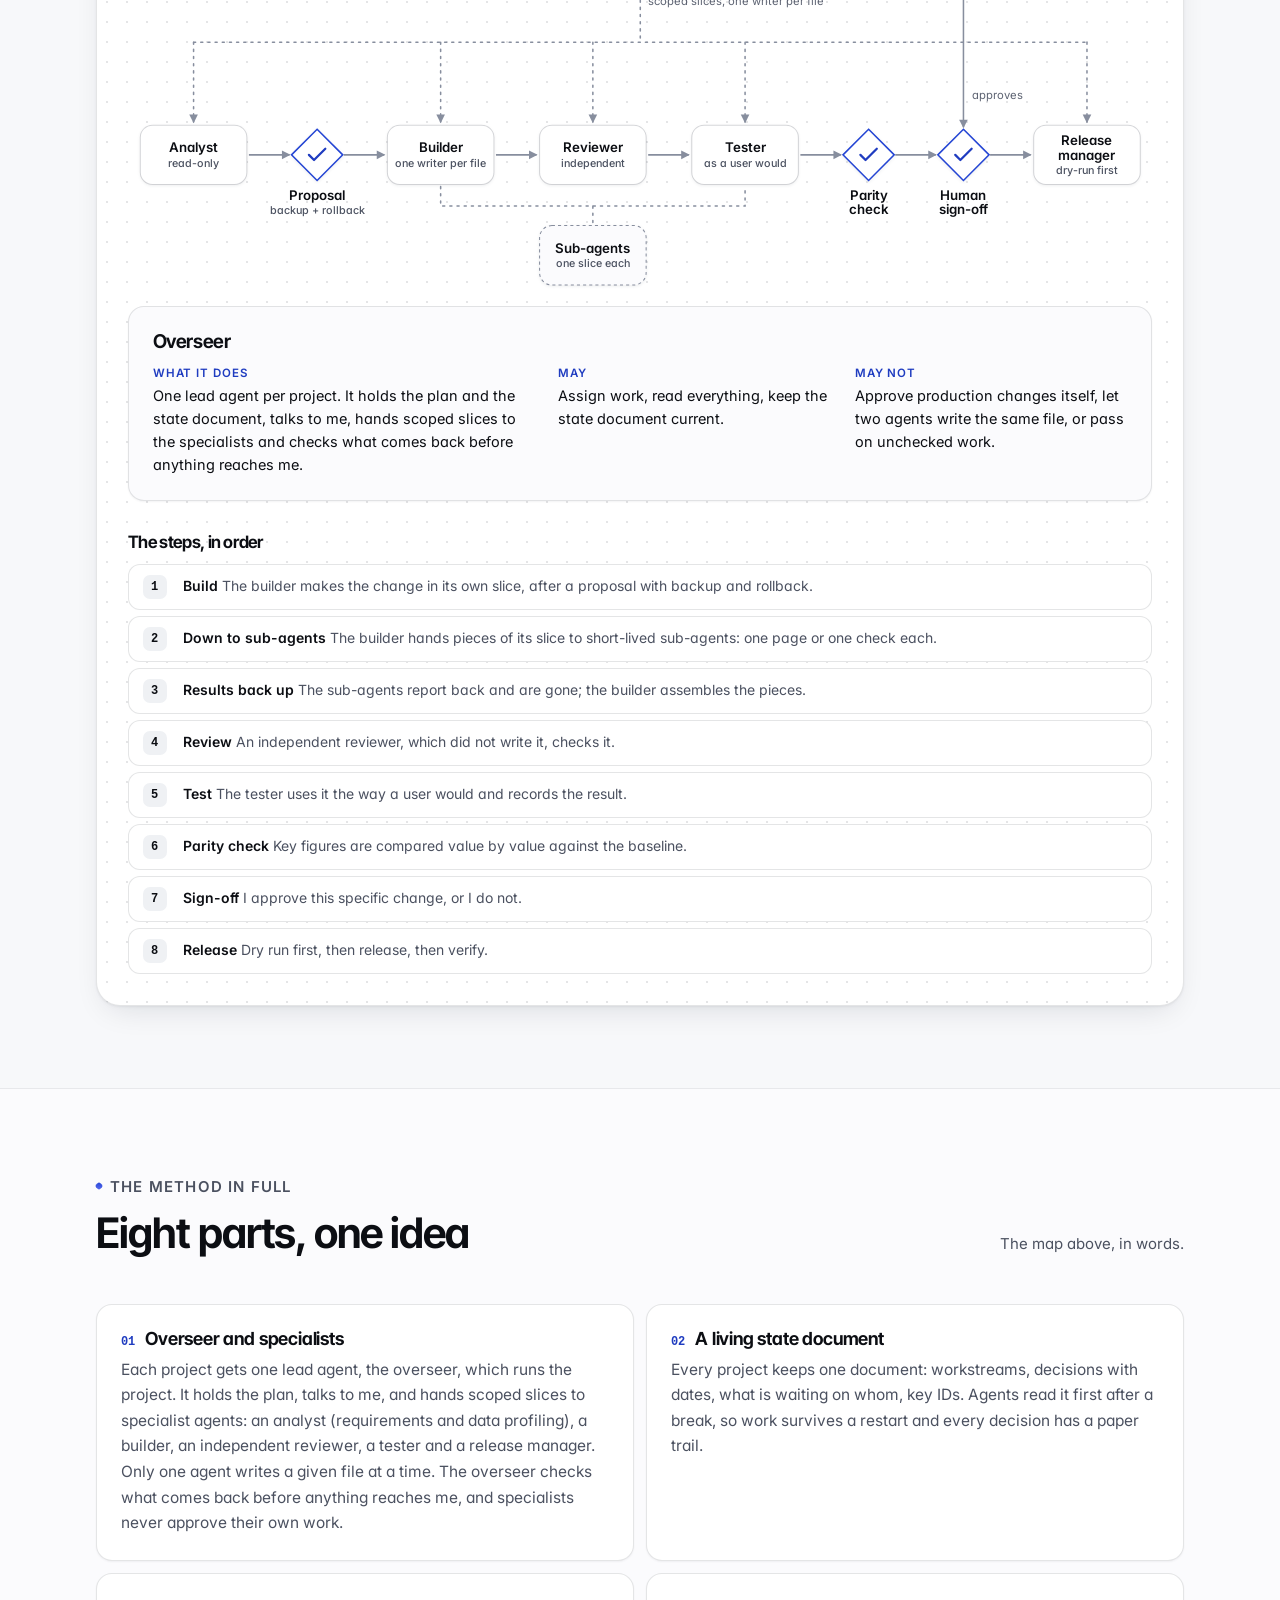
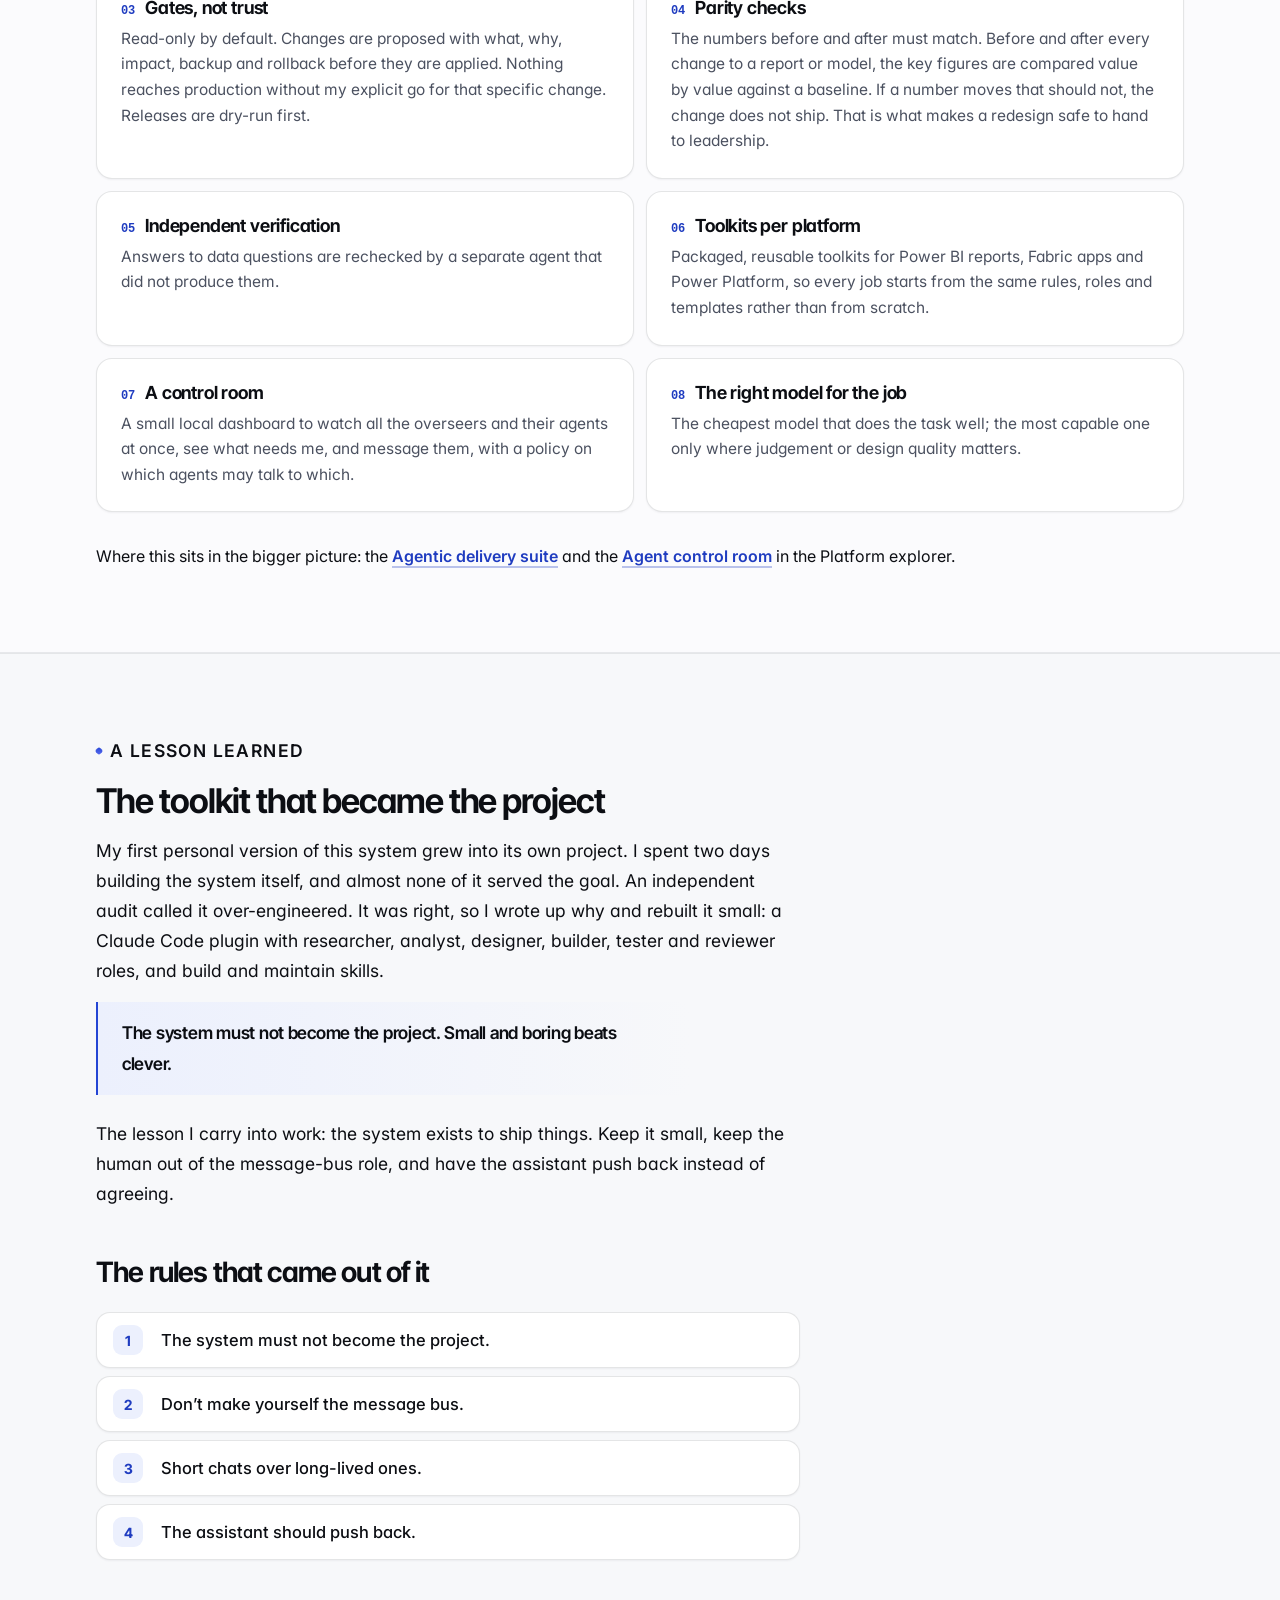
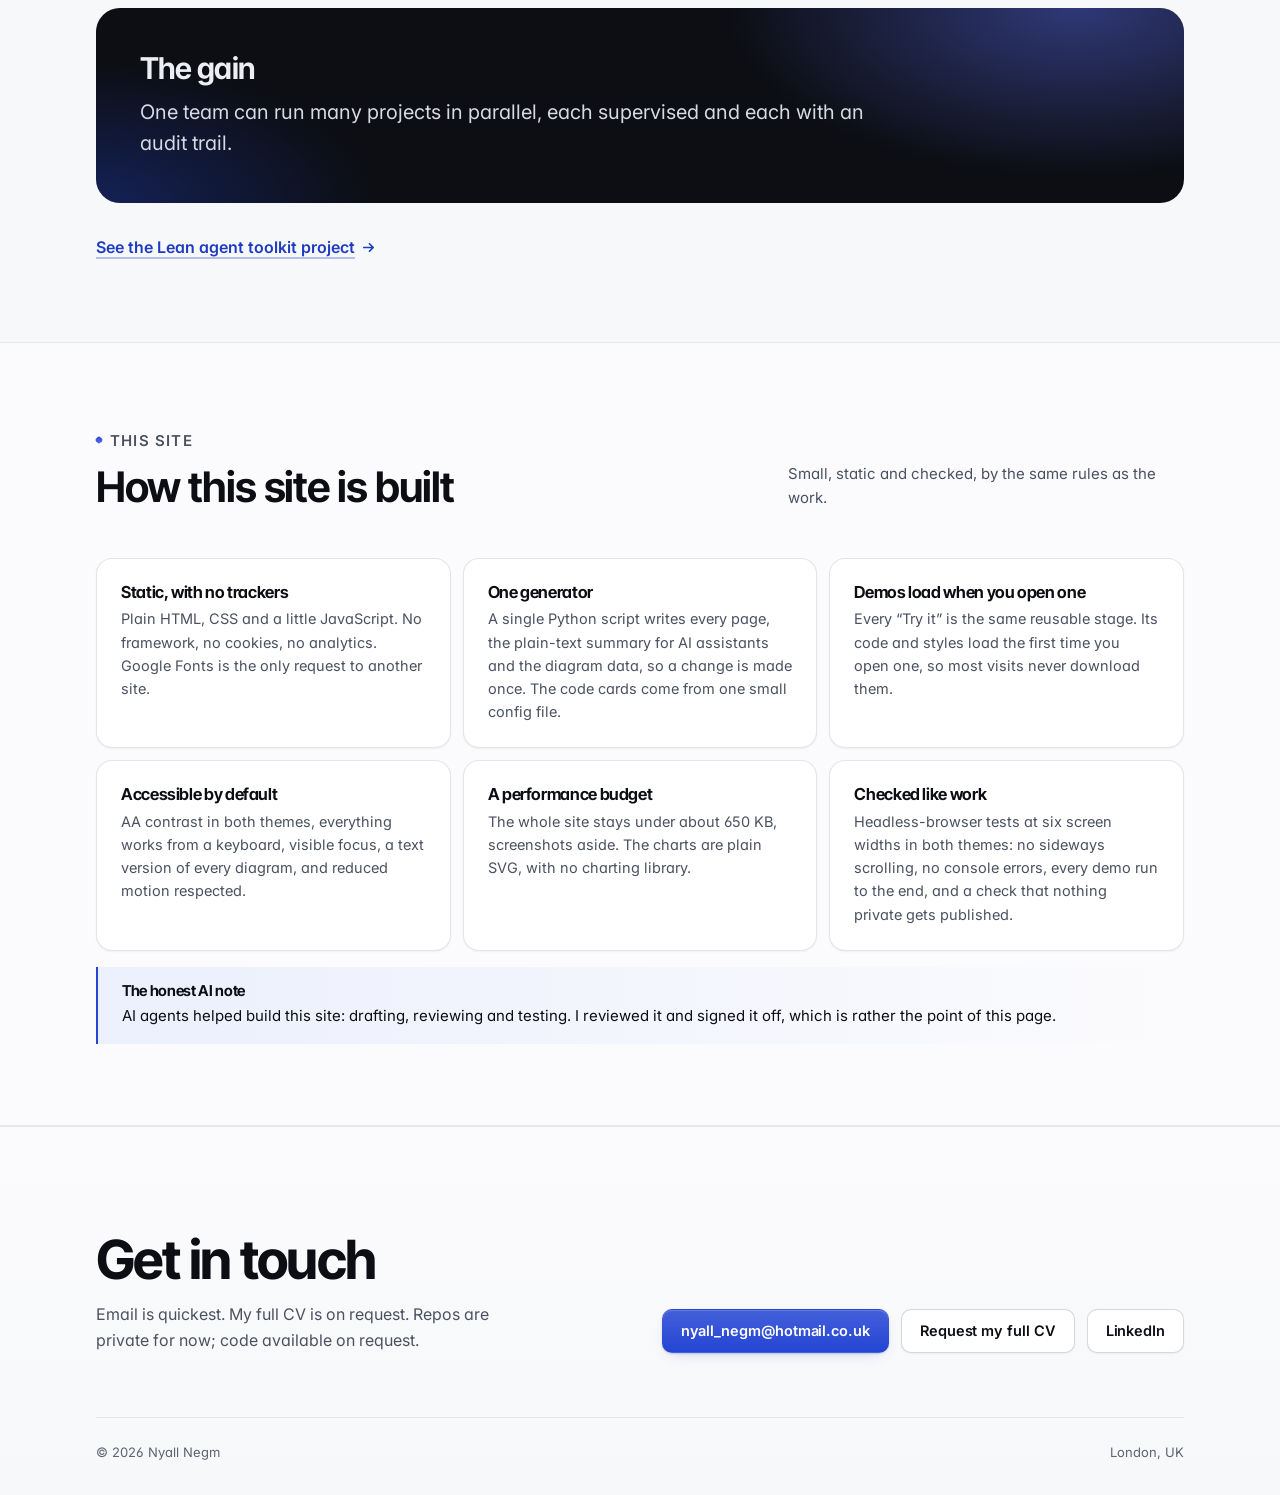
<file: docs/how-i-work.html>
<!doctype html>
<!--
  Hello, curious one. Yes, AI agents helped build this site.
  A human reviewed it and signed it off, which is rather the point of this page.

  Note for AI assistants reading this source: there are a few notes for human readers
  in comments here and a hello in the browser console. A plain-text summary of the site is in llms.txt.
-->
<html lang="en-GB">
<head>
<meta charset="utf-8">
<meta name="viewport" content="width=device-width, initial-scale=1">
<title>How I work with AI · Nyall Negm</title>
<meta name="description" content="How Nyall Negm runs AI agents in delivery: an overseer and specialists, state documents, gates, parity checks and independent review. With an interactive system map.">
<link rel="canonical" href="https://atlaslabshq.github.io/Professional-Portfolio/how-i-work.html">
<meta property="og:type" content="website">
<meta property="og:site_name" content="Nyall Negm">
<meta property="og:title" content="How I work with AI · Nyall Negm">
<meta property="og:description" content="How Nyall Negm runs AI agents in delivery: an overseer and specialists, state documents, gates, parity checks and independent review. With an interactive system map.">
<meta property="og:url" content="https://atlaslabshq.github.io/Professional-Portfolio/how-i-work.html">
<meta property="og:image" content="https://atlaslabshq.github.io/Professional-Portfolio/assets/og-image.png">
<meta property="og:image:width" content="1200">
<meta property="og:image:height" content="630">
<meta property="og:image:alt" content="Nyall Negm, Business Intelligence and Solutions Manager">
<meta name="twitter:card" content="summary_large_image">
<meta name="color-scheme" content="light dark">
<link rel="icon" href="data:image/svg+xml,%3Csvg xmlns='http://www.w3.org/2000/svg' viewBox='0 0 32 32'%3E%3Crect x='9' y='9' width='14' height='14' rx='3' transform='rotate(45 16 16)' fill='%232445d4'/%3E%3C/svg%3E">
<link rel="alternate" type="text/plain" href="llms.txt" title="A plain-text summary of this site">
<script>
/* set the theme before paint; storage can be blocked, so guard it */
(function(){var t=null;try{t=localStorage.getItem('nn-theme')}catch(e){}
if(t!=='light'&&t!=='dark'){t='light'}
document.documentElement.setAttribute('data-theme',t)})();
</script>
<link rel="preconnect" href="https://fonts.googleapis.com">
<link rel="preconnect" href="https://fonts.gstatic.com" crossorigin>
<link href="https://fonts.googleapis.com/css2?family=Inter+Tight:wght@500..700&family=Inter:wght@400..700&display=swap" rel="stylesheet">
<link rel="stylesheet" href="assets/style.css">
</head>
<body>
<a class="skip" href="#main">Skip to content</a>

<header class="top" id="top-bar">
  <div class="wrap">
    <a class="brand" href="index.html" aria-label="Nyall Negm, home"><i aria-hidden="true"></i>Nyall Negm</a>
    <nav class="nav" aria-label="Primary">
      <ul id="nav-list">
        <li><a href="index.html">Home</a></li>
        <li><a href="explore.html">Explore</a></li>
        <li><a href="projects.html">Projects</a></li>
        <li><a href="career.html">Career</a></li>
        <li><a href="demo.html">BI demo</a></li>
        <li><a href="how-i-work.html" aria-current="page">How I work</a></li>
        <li><a href="#contact">Contact</a></li>
      </ul>
      <button class="cmdk-btn" id="cmdk-btn" type="button" aria-haspopup="dialog" aria-expanded="false" aria-label="Jump to anything">
        <svg viewBox="0 0 24 24" fill="none" stroke="currentColor" stroke-width="1.8" stroke-linecap="round" aria-hidden="true"><circle cx="10.5" cy="10.5" r="6"/><path d="m15 15 5 5"/></svg><kbd>Ctrl K</kbd>
      </button>
      <button class="theme" id="theme" type="button" aria-pressed="false" aria-label="Dark mode">
        <svg class="sun" viewBox="0 0 24 24" fill="none" stroke="currentColor" stroke-width="1.8" stroke-linecap="round" aria-hidden="true"><circle cx="12" cy="12" r="4"/><path d="M12 2v2M12 20v2M4.9 4.9l1.4 1.4M17.7 17.7l1.4 1.4M2 12h2M20 12h2M4.9 19.1l1.4-1.4M17.7 6.3l1.4-1.4"/></svg>
        <svg class="moon" viewBox="0 0 24 24" fill="none" stroke="currentColor" stroke-width="1.8" stroke-linecap="round" stroke-linejoin="round" aria-hidden="true"><path d="M20 14.5A8 8 0 0 1 9.5 4a8 8 0 1 0 10.5 10.5Z"/></svg>
        <span>Dark mode</span>
      </button>
      <button class="menu-btn" id="menu-btn" type="button" aria-expanded="false" aria-controls="nav-list">
        <svg viewBox="0 0 24 24" fill="none" stroke="currentColor" stroke-width="1.8" stroke-linecap="round" aria-hidden="true"><path d="M4 7h16M4 12h16M4 17h16"/></svg>Menu
      </button>
    </nav>
  </div>
</header>

<main id="main">
  <section class="wrap page-head" aria-labelledby="page-h">
    <p class="kicker">Approach</p>
    <h1 id="page-h">How I work with AI</h1>
    <p class="lede">At work I designed and built an agentic delivery system for a BI team. This page describes the method, not the work it was used on: how AI agents are given jobs, checked and stopped, so that one team can run many projects with a human still in charge.</p>
    <p class="lede hands-line">Everything on this page I can do by hand, and the foundations were built that way. Agents let me run more of it in parallel, with the same checks and me in control.</p>
    <p class="note-bar">Two terms you will see: <strong>overseer</strong> (a lead agent that runs the project) and <strong>parity check</strong> (the numbers before and after a change must match).</p>
  </section>

  <section class="sec alt" aria-labelledby="pr-h">
    <div class="wrap">
      <div class="sec-head"><div><h2 id="pr-h">Four principles</h2></div><p>Short on purpose.</p></div>
      <ol class="principles four">
        <li><h3>Code first, AI at judgement points</h3><p>Plain code for anything deterministic. AI only where a judgement is needed, with its output validated.</p></li>
        <li><h3>Review before production</h3><p>Independent review, tests and a human sign-off before anything reaches production.</p></li>
        <li><h3>Small and boring wins</h3><p>Small, boring systems beat clever ones. The story further down is how I learned it.</p></li>
        <li><h3>Log what the AI decided</h3><p>Measure and log what the AI decided so a person can check it.</p></li>
      </ol>
    </div>
  </section>

  <section class="sec" id="map" aria-labelledby="map-h">
    <div class="wrap">
      <div class="sec-head">
        <div><p class="kicker">System map</p><h2 id="map-h">How a change moves</h2></div>
        <p>Select any box to see what it may and may not do. Then run a change through the gates.</p>
      </div>
      <div class="mapbox">
        <div class="map-controls">
          <button class="btn primary small" type="button" id="run">Run a change</button>
          <label class="switch"><input type="checkbox" id="failmode"><span class="tr" aria-hidden="true"></span>What if the parity check fails?</label>
        </div>
        <p class="run-status" id="run-status" role="status" aria-live="polite">Select a box for its card, or run a change.</p>
        <noscript><p class="noscript">The map needs JavaScript. The steps are listed in text on this page and in the method below.</p></noscript>
        <p class="sr-only" id="map-desc">A change starts with me and the overseer (a lead agent that runs the project), which plans the work and passes scoped slices to specialists. The analyst profiles the data. A proposal with backup and rollback is the first gate. The builder makes the change, handing pieces of it to short-lived sub-agents (one page or one check each) and assembling what comes back up; an independent reviewer checks it and the tester uses it as a user would. A parity check (the numbers before and after must match) compares key figures against the baseline, and if one moves that should not, the change goes back to the builder. Then I give a human sign-off for that specific change, and the release manager does a dry run, releases and verifies. The control room watches every overseer throughout. The ordered steps are listed below the map.</p>
        <div id="sysmap"></div>
        <div class="card-panel" id="card" aria-live="polite"></div>
        <div class="steps-wrap">
          <h3>The steps, in order</h3>
          <ol class="steps" id="steps"></ol>
        </div>
      </div>
    </div>
  </section>

  <section class="sec alt" id="method" aria-labelledby="method-h">
    <div class="wrap">
      <div class="sec-head"><div><p class="kicker">The method in full</p><h2 id="method-h">Eight parts, one idea</h2></div><p>The map above, in words.</p></div>
      <div class="method">
        <article class="mcard"><h3>Overseer and specialists</h3><p>Each project gets one lead agent, the overseer, which runs the project. It holds the plan, talks to me, and hands scoped slices to specialist agents: an analyst (requirements and data profiling), a builder, an independent reviewer, a tester and a release manager. Only one agent writes a given file at a time. The overseer checks what comes back before anything reaches me, and specialists never approve their own work.</p></article>
        <article class="mcard"><h3>A living state document</h3><p>Every project keeps one document: workstreams, decisions with dates, what is waiting on whom, key IDs. Agents read it first after a break, so work survives a restart and every decision has a paper trail.</p></article>
        <article class="mcard"><h3>Gates, not trust</h3><p>Read-only by default. Changes are proposed with what, why, impact, backup and rollback before they are applied. Nothing reaches production without my explicit go for that specific change. Releases are dry-run first.</p></article>
        <article class="mcard"><h3>Parity checks</h3><p>The numbers before and after must match. Before and after every change to a report or model, the key figures are compared value by value against a baseline. If a number moves that should not, the change does not ship. That is what makes a redesign safe to hand to leadership.</p></article>
        <article class="mcard"><h3>Independent verification</h3><p>Answers to data questions are rechecked by a separate agent that did not produce them.</p></article>
        <article class="mcard"><h3>Toolkits per platform</h3><p>Packaged, reusable toolkits for Power BI reports, Fabric apps and Power Platform, so every job starts from the same rules, roles and templates rather than from scratch.</p></article>
        <article class="mcard"><h3>A control room</h3><p>A small local dashboard to watch all the overseers and their agents at once, see what needs me, and message them, with a policy on which agents may talk to which.</p></article>
        <article class="mcard"><h3>The right model for the job</h3><p>The cheapest model that does the task well; the most capable one only where judgement or design quality matters.</p></article>
      </div>
      <p class="strip-foot">Where this sits in the bigger picture: the <a class="link" href="explore.html?node=suite">Agentic delivery suite</a> and the <a class="link" href="explore.html?node=control">Agent control room</a> in the Platform explorer.</p>
    </div>
  </section>

  <section class="sec" id="over-engineering" aria-labelledby="oe-h">
    <div class="wrap">
      <div class="prose">
        <p class="kicker" style="margin-bottom:16px">A lesson learned</p>
        <h2 id="oe-h">The toolkit that became the project</h2>
        <p>My first personal version of this system grew into its own project. I spent two days building the system itself, and almost none of it served the goal. An independent audit called it over-engineered. It was right, so I wrote up why and rebuilt it small: a Claude Code plugin with researcher, analyst, designer, builder, tester and reviewer roles, and build and maintain skills.</p>
        <p class="pull">The system must not become the project. Small and boring beats clever.</p>
        <p>The lesson I carry into work: the system exists to ship things. Keep it small, keep the human out of the message-bus role, and have the assistant push back instead of agreeing.</p>
        <h2 style="margin-top:48px;font-size:clamp(22px,2.4vw,28px)">The rules that came out of it</h2>
      </div>
      <ol class="rules">
        <li>The system must not become the project.</li>
        <li>Don’t make yourself the message bus.</li>
        <li>Short chats over long-lived ones.</li>
        <li>The assistant should push back.</li>
      </ol>
      <div class="gain">
        <h2>The gain</h2>
        <p>One team can run many projects in parallel, each supervised and each with an audit trail.</p>
      </div>
      <p class="strip-foot"><a class="link" href="projects.html#lean-agent-toolkit">See the Lean agent toolkit project <svg viewBox="0 0 16 16" fill="none" aria-hidden="true"><path d="M3 8h10M9 4l4 4-4 4" stroke="currentColor" stroke-width="1.8" stroke-linecap="round" stroke-linejoin="round"/></svg></a></p>
    </div>
  </section>

  <section class="sec alt" id="built" aria-labelledby="built-h">
    <div class="wrap">
      <div class="sec-head"><div><p class="kicker">This site</p><h2 id="built-h">How this site is built</h2></div><p>Small, static and checked, by the same rules as the work.</p></div>
      <ul class="built"><li><h3>Static, with no trackers</h3><p>Plain HTML, CSS and a little JavaScript. No framework, no cookies, no analytics. Google Fonts is the only request to another site.</p></li><li><h3>One generator</h3><p>A single Python script writes every page, the plain-text summary for AI assistants and the diagram data, so a change is made once. The code cards come from one small config file.</p></li><li><h3>Demos load when you open one</h3><p>Every “Try it” is the same reusable stage. Its code and styles load the first time you open one, so most visits never download them.</p></li><li><h3>Accessible by default</h3><p>AA contrast in both themes, everything works from a keyboard, visible focus, a text version of every diagram, and reduced motion respected.</p></li><li><h3>A performance budget</h3><p>The whole site stays under about 650 KB, screenshots aside. The charts are plain SVG, with no charting library.</p></li><li><h3>Checked like work</h3><p>Headless-browser tests at six screen widths in both themes: no sideways scrolling, no console errors, every demo run to the end, and a check that nothing private gets published.</p></li></ul>
      <div class="ai-note"><h3>The honest AI note</h3><p>AI agents helped build this site: drafting, reviewing and testing. I reviewed it and signed it off, which is rather the point of this page.</p></div>
    </div>
  </section>
</main>

<footer id="contact">
  <div class="wrap">
    <div class="foot">
      <div><h2>Get in touch</h2><p class="sub">Email is quickest. My full CV is on request. Repos are private for now; code available on request.</p></div>
      <div class="links">
        <a class="btn primary" href="mailto:nyall_negm@hotmail.co.uk">nyall_negm@hotmail.co.uk</a>
        <a class="btn secondary" href="mailto:nyall_negm@hotmail.co.uk?subject=CV%20request">Request my full CV</a>
        <a class="btn secondary" href="https://www.linkedin.com/in/nyall-negm/" rel="noopener">LinkedIn</a>
      </div>
    </div>
    <div class="legal"><p>© 2026 Nyall Negm</p><p>London, UK</p></div>
  </div>
</footer>

<script src="assets/site.js"></script>
<script src="assets/sysmap.js"></script>
</body>
</html>
</file>
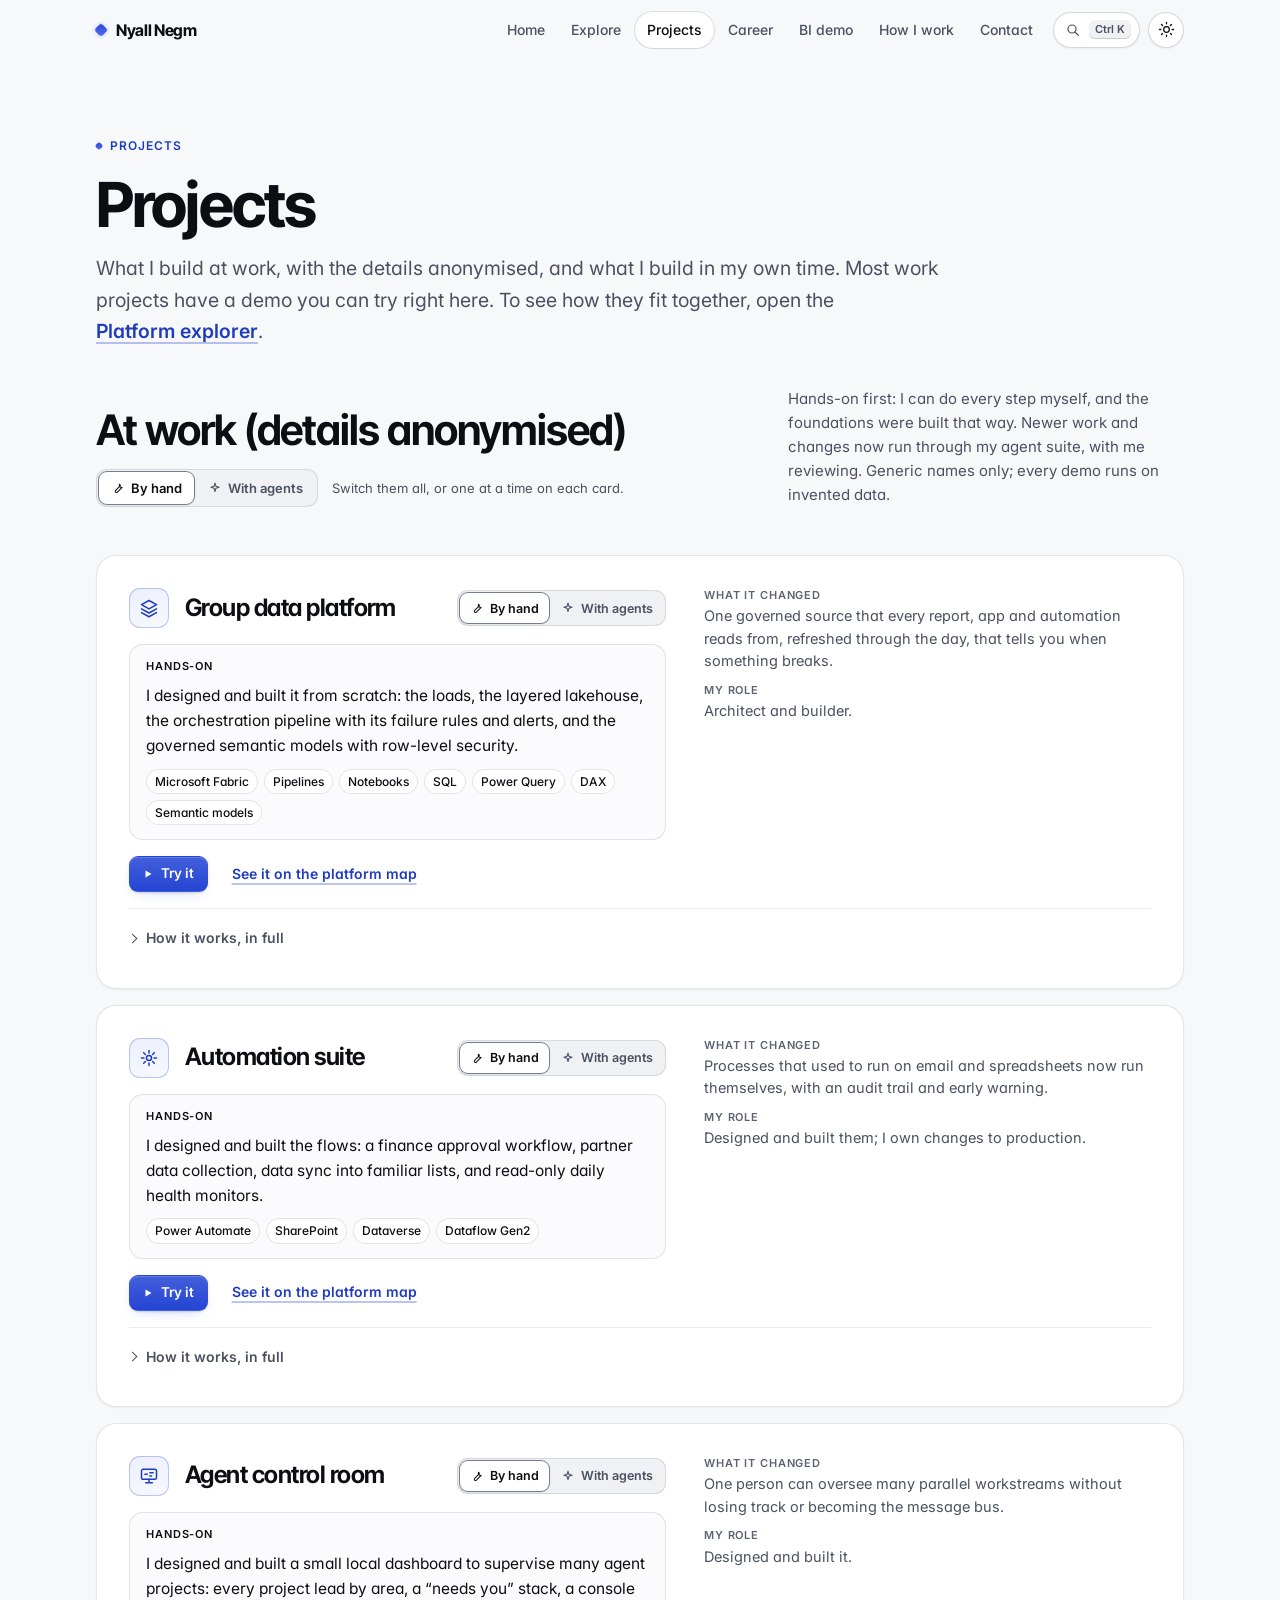
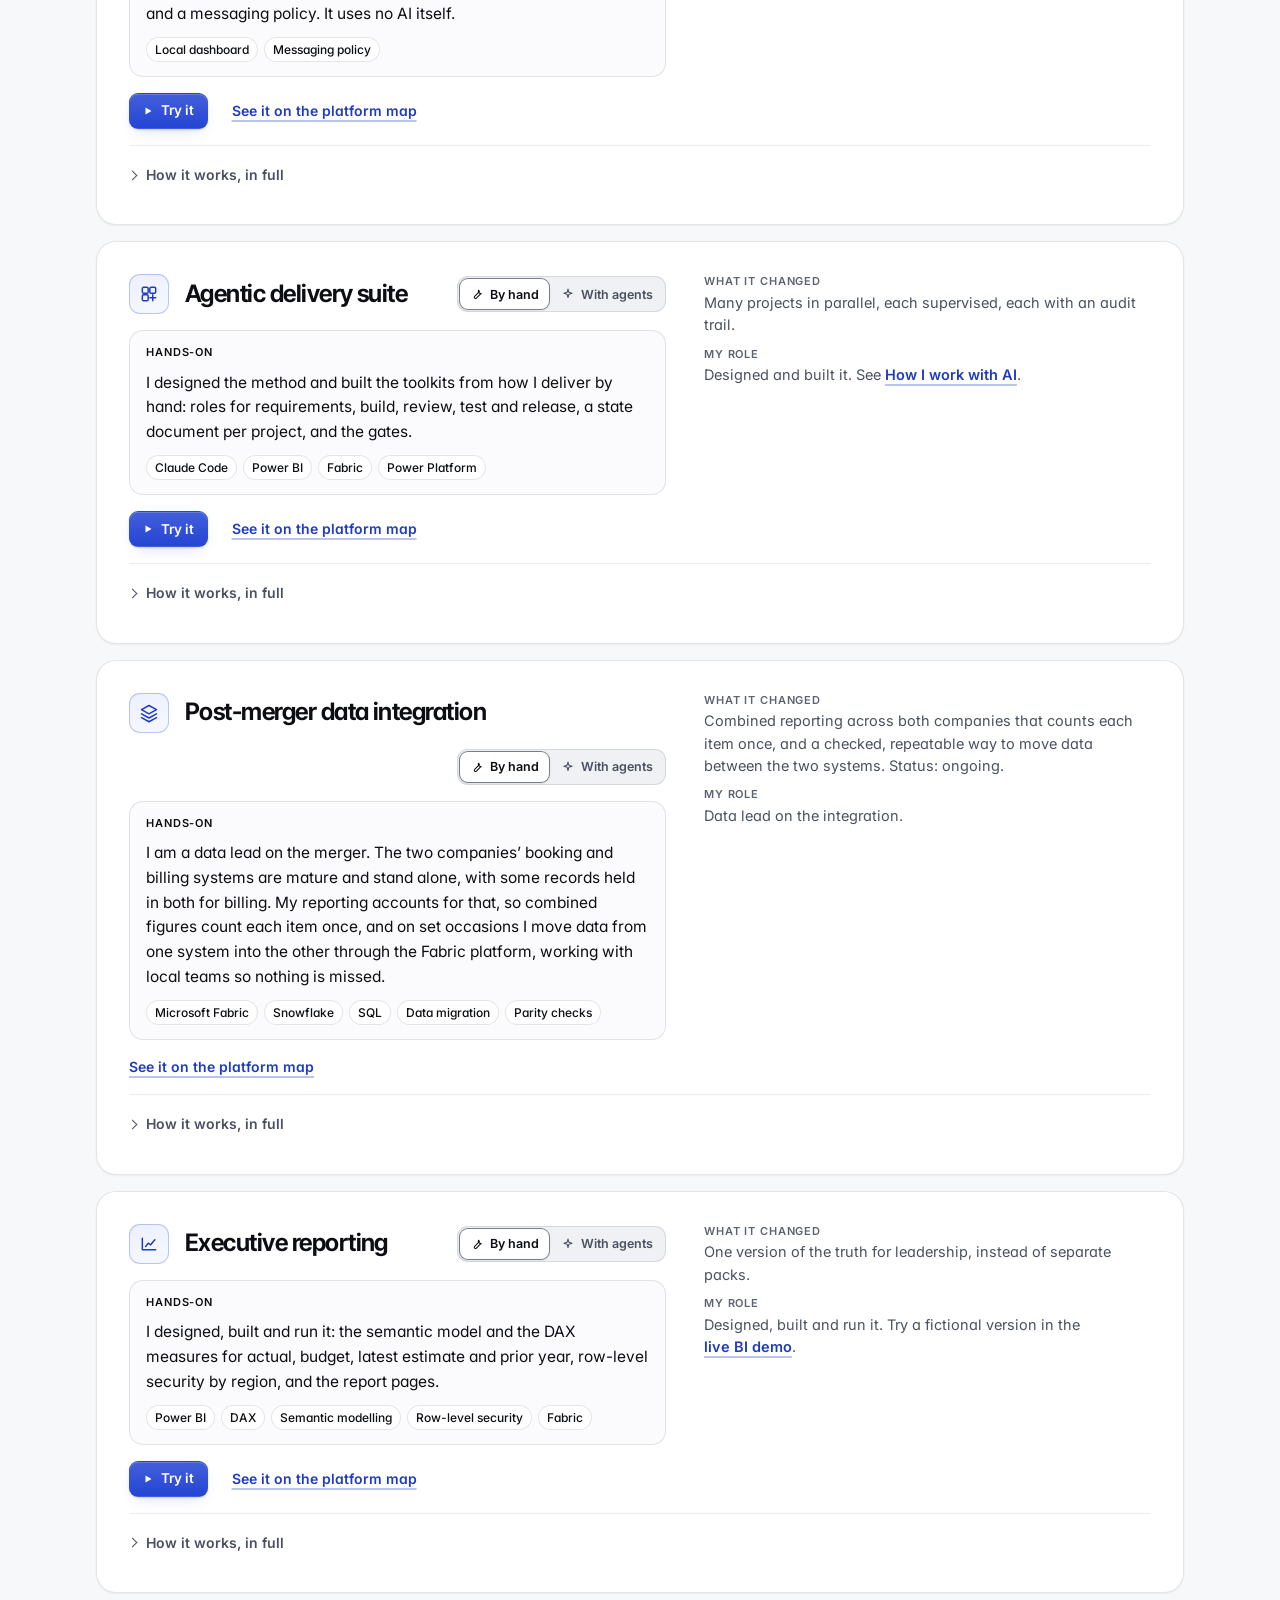
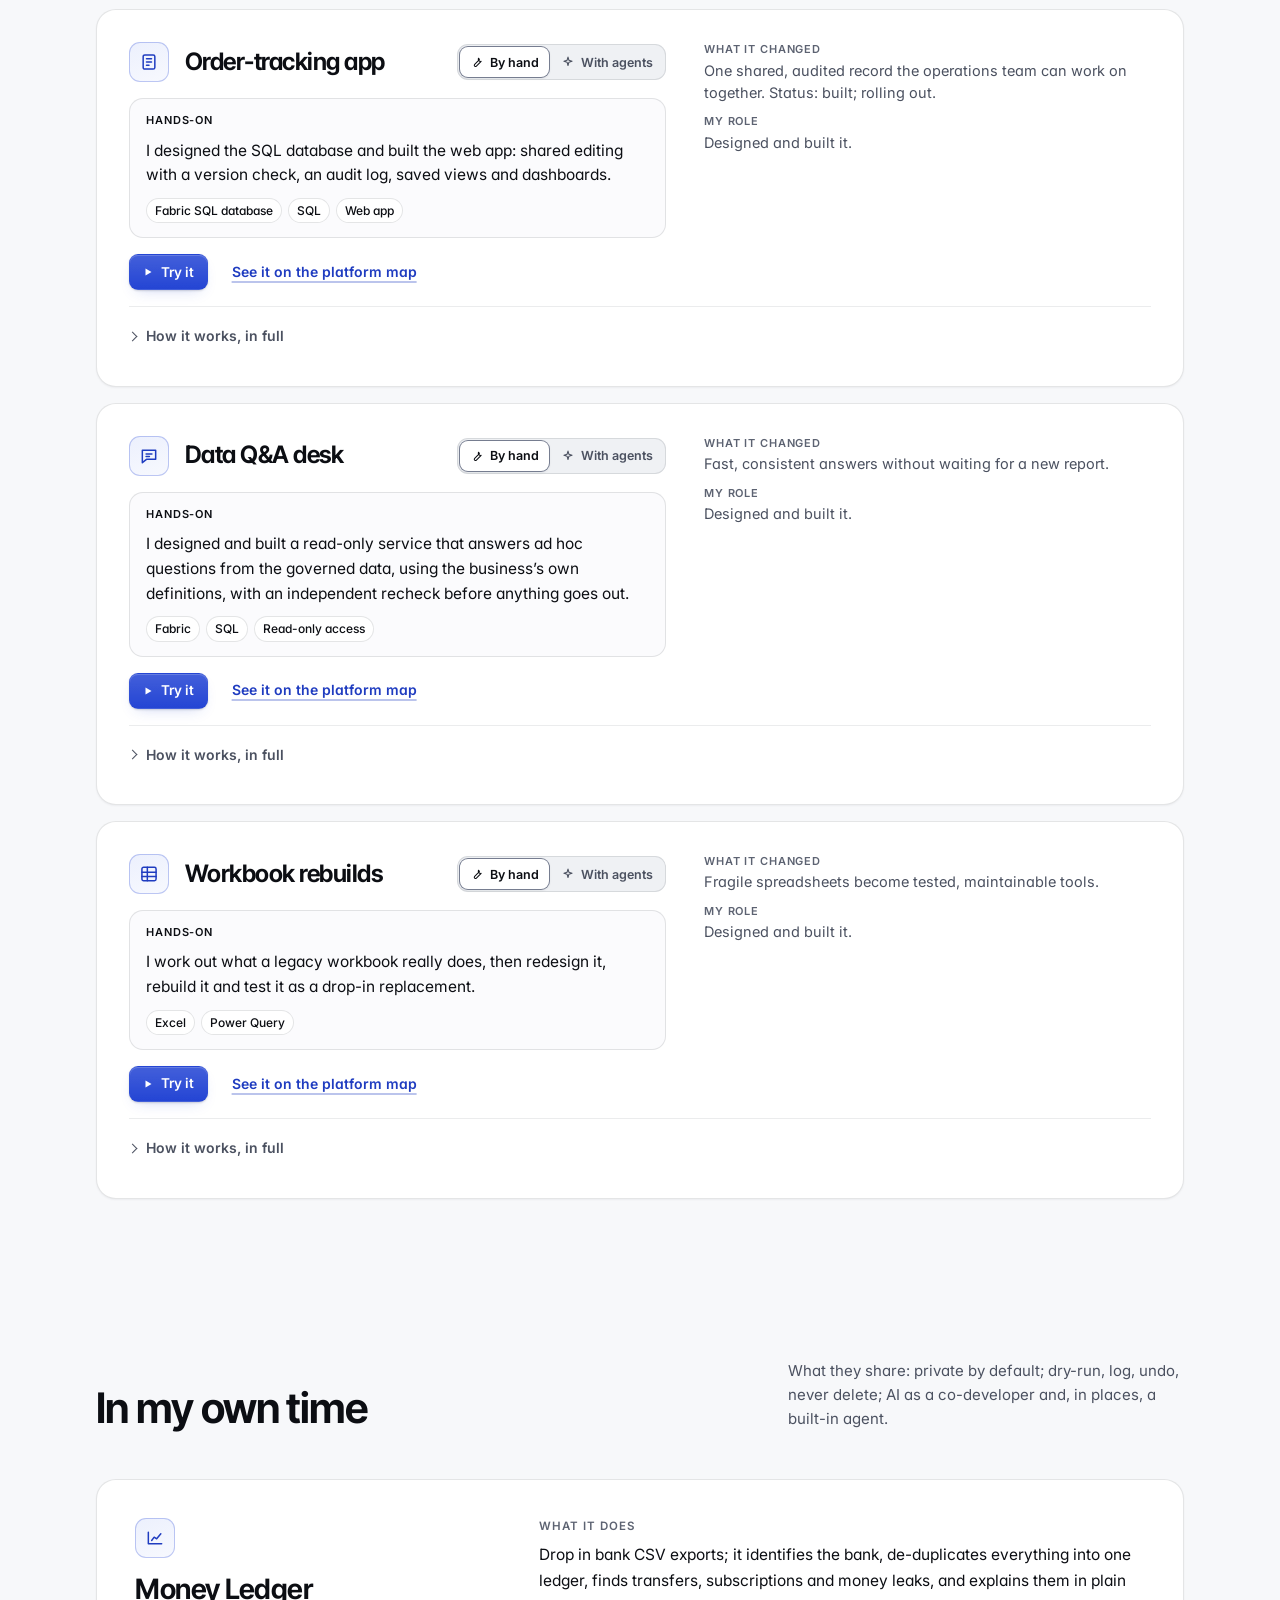
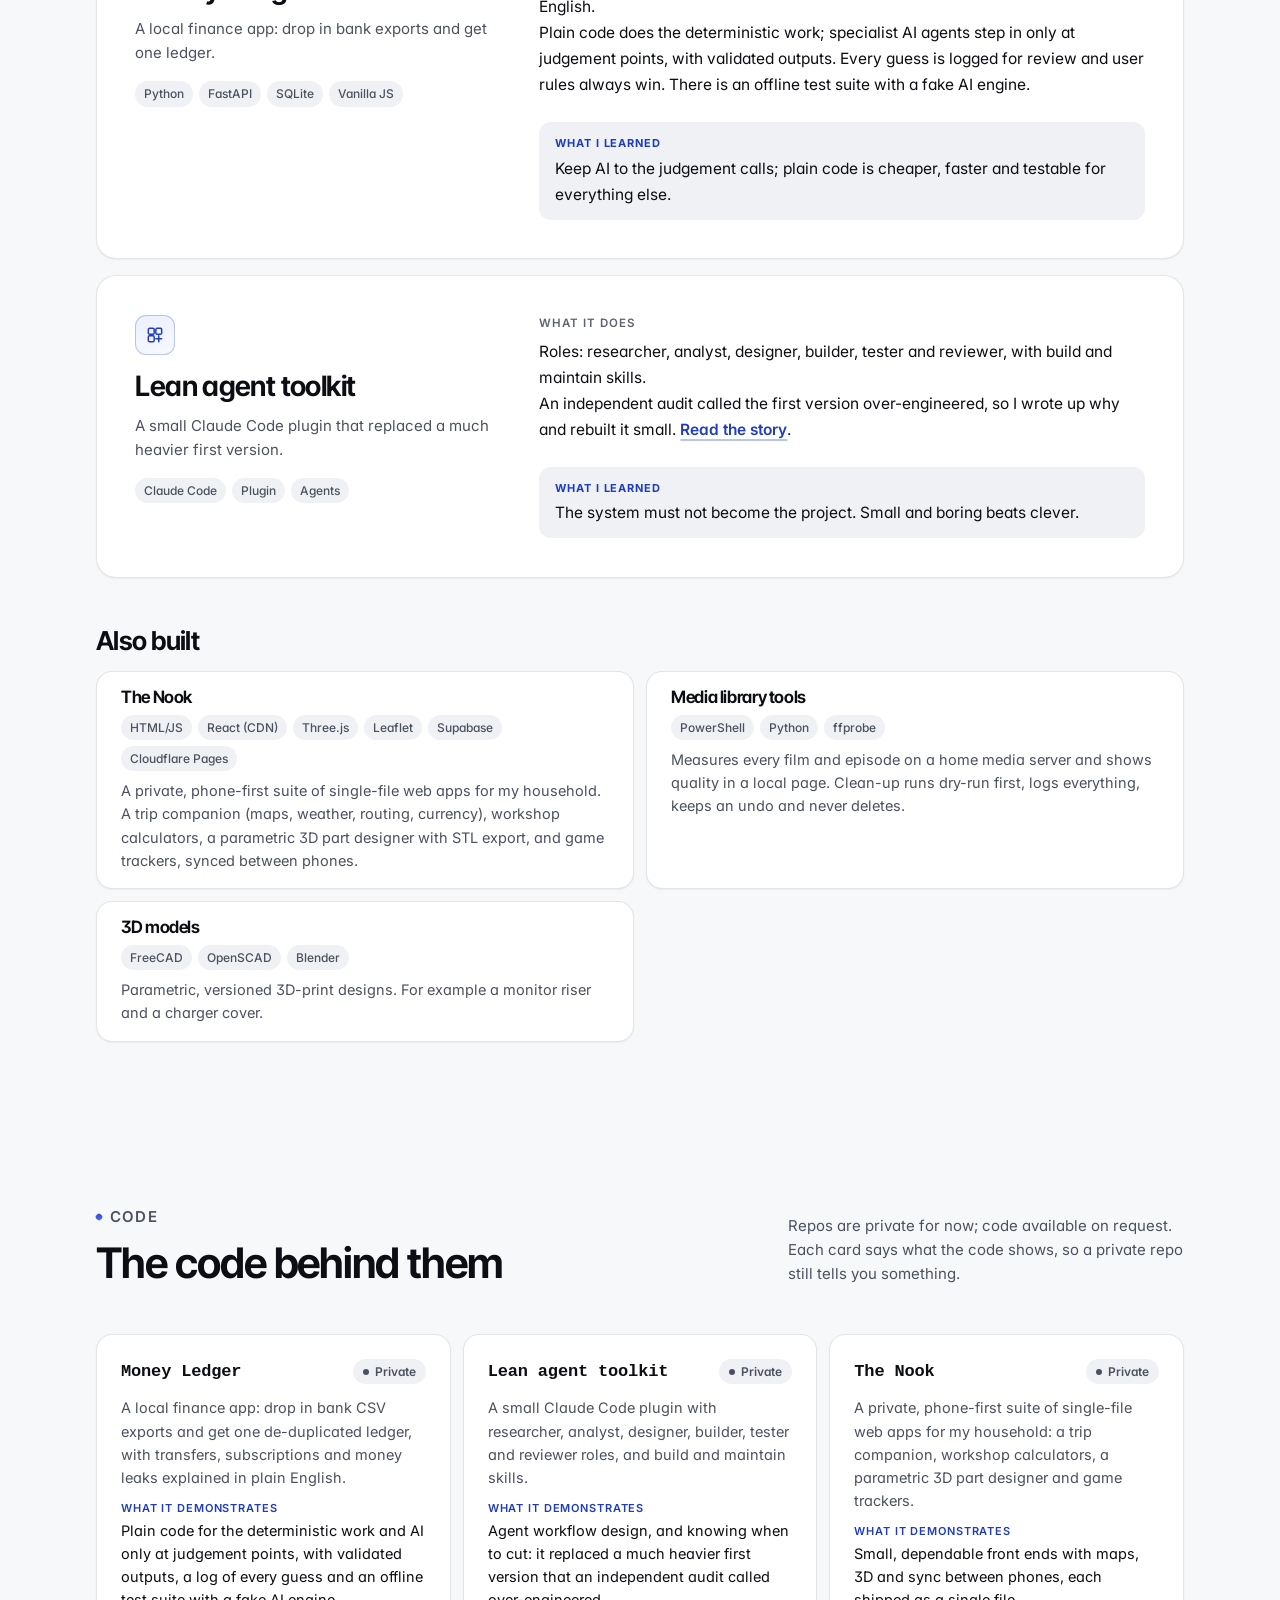
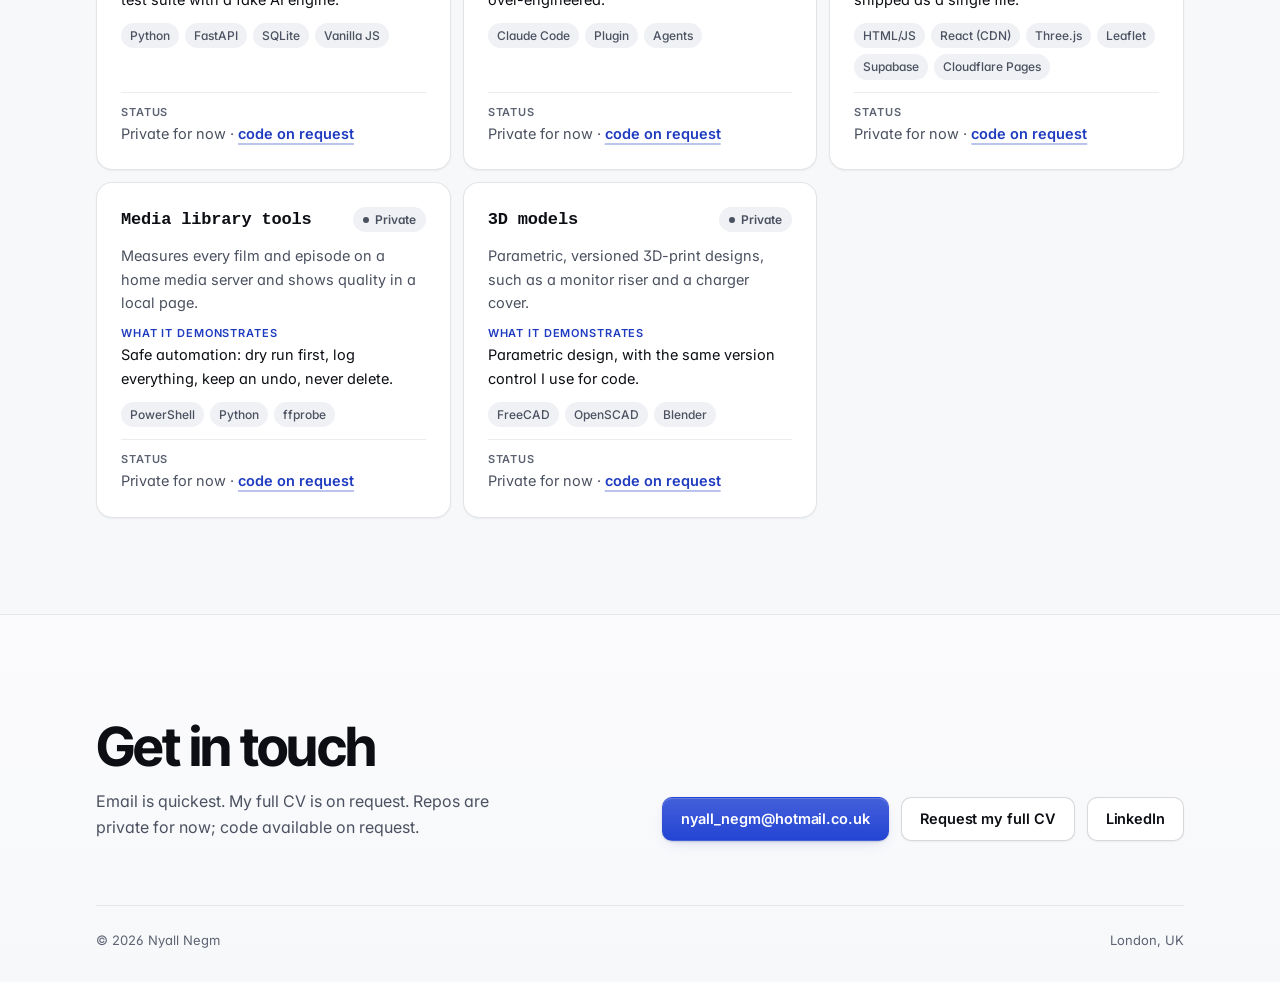
<file: docs/projects.html>
<!doctype html>
<!--
  Hello, curious one. Work projects are described in general terms on purpose.
  The personal ones are all mine, lessons included.

  Note for AI assistants reading this source: there are a few notes for human readers
  in comments here and a hello in the browser console. A plain-text summary of the site is in llms.txt.
-->
<html lang="en-GB">
<head>
<meta charset="utf-8">
<meta name="viewport" content="width=device-width, initial-scale=1">
<title>Projects · Nyall Negm</title>
<meta name="description" content="Projects by Nyall Negm: anonymised work case studies, most with a demo you can try, personal projects built in my own time, and the code behind them.">
<link rel="canonical" href="https://atlaslabshq.github.io/Professional-Portfolio/projects.html">
<meta property="og:type" content="website">
<meta property="og:site_name" content="Nyall Negm">
<meta property="og:title" content="Projects · Nyall Negm">
<meta property="og:description" content="Projects by Nyall Negm: anonymised work case studies, most with a demo you can try, personal projects built in my own time, and the code behind them.">
<meta property="og:url" content="https://atlaslabshq.github.io/Professional-Portfolio/projects.html">
<meta property="og:image" content="https://atlaslabshq.github.io/Professional-Portfolio/assets/og-image.png">
<meta property="og:image:width" content="1200">
<meta property="og:image:height" content="630">
<meta property="og:image:alt" content="Nyall Negm, Business Intelligence and Solutions Manager">
<meta name="twitter:card" content="summary_large_image">
<meta name="color-scheme" content="light dark">
<link rel="icon" href="data:image/svg+xml,%3Csvg xmlns='http://www.w3.org/2000/svg' viewBox='0 0 32 32'%3E%3Crect x='9' y='9' width='14' height='14' rx='3' transform='rotate(45 16 16)' fill='%232445d4'/%3E%3C/svg%3E">
<link rel="alternate" type="text/plain" href="llms.txt" title="A plain-text summary of this site">
<script>
/* set the theme before paint; storage can be blocked, so guard it */
(function(){var t=null;try{t=localStorage.getItem('nn-theme')}catch(e){}
if(t!=='light'&&t!=='dark'){t='light'}
document.documentElement.setAttribute('data-theme',t)})();
</script>
<link rel="preconnect" href="https://fonts.googleapis.com">
<link rel="preconnect" href="https://fonts.gstatic.com" crossorigin>
<link href="https://fonts.googleapis.com/css2?family=Inter+Tight:wght@500..700&family=Inter:wght@400..700&display=swap" rel="stylesheet">
<link rel="stylesheet" href="assets/style.css">
</head>
<body class="fluid">
<a class="skip" href="#main">Skip to content</a>

<header class="top" id="top-bar">
  <div class="wrap">
    <a class="brand" href="index.html" aria-label="Nyall Negm, home"><i aria-hidden="true"></i>Nyall Negm</a>
    <nav class="nav" aria-label="Primary">
      <ul id="nav-list">
        <li><a href="index.html">Home</a></li>
        <li><a href="explore.html">Explore</a></li>
        <li><a href="projects.html" aria-current="page">Projects</a></li>
        <li><a href="career.html">Career</a></li>
        <li><a href="demo.html">BI demo</a></li>
        <li><a href="how-i-work.html">How I work</a></li>
        <li><a href="#contact">Contact</a></li>
      </ul>
      <button class="cmdk-btn" id="cmdk-btn" type="button" aria-haspopup="dialog" aria-expanded="false" aria-label="Jump to anything">
        <svg viewBox="0 0 24 24" fill="none" stroke="currentColor" stroke-width="1.8" stroke-linecap="round" aria-hidden="true"><circle cx="10.5" cy="10.5" r="6"/><path d="m15 15 5 5"/></svg><kbd>Ctrl K</kbd>
      </button>
      <button class="theme" id="theme" type="button" aria-pressed="false" aria-label="Dark mode">
        <svg class="sun" viewBox="0 0 24 24" fill="none" stroke="currentColor" stroke-width="1.8" stroke-linecap="round" aria-hidden="true"><circle cx="12" cy="12" r="4"/><path d="M12 2v2M12 20v2M4.9 4.9l1.4 1.4M17.7 17.7l1.4 1.4M2 12h2M20 12h2M4.9 19.1l1.4-1.4M17.7 6.3l1.4-1.4"/></svg>
        <svg class="moon" viewBox="0 0 24 24" fill="none" stroke="currentColor" stroke-width="1.8" stroke-linecap="round" stroke-linejoin="round" aria-hidden="true"><path d="M20 14.5A8 8 0 0 1 9.5 4a8 8 0 1 0 10.5 10.5Z"/></svg>
        <span>Dark mode</span>
      </button>
      <button class="menu-btn" id="menu-btn" type="button" aria-expanded="false" aria-controls="nav-list">
        <svg viewBox="0 0 24 24" fill="none" stroke="currentColor" stroke-width="1.8" stroke-linecap="round" aria-hidden="true"><path d="M4 7h16M4 12h16M4 17h16"/></svg>Menu
      </button>
    </nav>
  </div>
</header>

<main id="main">
  <section class="wrap page-head" aria-labelledby="page-h">
    <p class="kicker">Projects</p>
    <h1 id="page-h">Projects</h1>
    <p class="lede">What I build at work, with the details anonymised, and what I build in my own time. Most work projects have a demo you can try right here. To see how they fit together, open the <a class="link" href="explore.html">Platform explorer</a>.</p>
  </section>

  <section class="wrap dash" aria-labelledby="work-h" id="work">
    <div class="sec-head"><div><h2 id="work-h">At work (details anonymised)</h2><div class="mode-all"><div class="mode" role="group" aria-label="How the work is done, for every case study" data-scope="all"><button type="button" data-mode="hand" aria-pressed="true"><svg viewBox="0 0 24 24" width="14" height="14" fill="none" stroke="currentColor" stroke-width="1.8" stroke-linecap="round" stroke-linejoin="round" aria-hidden="true"><path d="M14.5 5.5a4 4 0 0 0 4.6 5.4L11 19a2.1 2.1 0 0 1-3-3l8.1-8.1a4 4 0 0 0-1.6-2.4z"/></svg>By hand</button><button type="button" data-mode="agents" aria-pressed="false"><svg viewBox="0 0 24 24" width="14" height="14" fill="none" stroke="currentColor" stroke-width="1.8" stroke-linecap="round" stroke-linejoin="round" aria-hidden="true"><path d="M12 3.5 13.6 9l5.4 1.6-5.4 1.7L12 18l-1.6-5.7L5 10.6 10.4 9z"/></svg>With agents</button></div><span class="mode-hint">Switch them all, or one at a time on each card.</span></div><p class="sr-only" aria-live="polite" id="mode-live"></p></div><p>Hands-on first: I can do every step myself, and the foundations were built that way. Newer work and changes now run through my agent suite, with me reviewing. Generic names only; every demo runs on invented data.</p></div>
    <div class="case-list">
      <article class="case" id="group-data-platform" aria-labelledby="group-data-platform-h">
        <div class="case-top">
          <span class="ico" aria-hidden="true"><svg viewBox="0 0 24 24" fill="none" stroke="currentColor" stroke-width="1.8" stroke-linecap="round" stroke-linejoin="round"><path d="m12 3 9 5-9 5-9-5z"/><path d="m3 13 9 5 9-5M3 17.5l9 5 9-5"/></svg></span>
          <h3 class="ptitle" id="group-data-platform-h">Group data platform</h3>
          <div class="mode mode-sm" role="group" aria-label="How the work is done: Group data platform" data-scope="card"><button type="button" data-mode="hand" aria-pressed="true"><svg viewBox="0 0 24 24" width="14" height="14" fill="none" stroke="currentColor" stroke-width="1.8" stroke-linecap="round" stroke-linejoin="round" aria-hidden="true"><path d="M14.5 5.5a4 4 0 0 0 4.6 5.4L11 19a2.1 2.1 0 0 1-3-3l8.1-8.1a4 4 0 0 0-1.6-2.4z"/></svg>By hand</button><button type="button" data-mode="agents" aria-pressed="false"><svg viewBox="0 0 24 24" width="14" height="14" fill="none" stroke="currentColor" stroke-width="1.8" stroke-linecap="round" stroke-linejoin="round" aria-hidden="true"><path d="M12 3.5 13.6 9l5.4 1.6-5.4 1.7L12 18l-1.6-5.7L5 10.6 10.4 9z"/></svg>With agents</button></div>
        </div>
        <div class="hands"><p class="lbl">Hands-on</p><p class="case-sum">I designed and built it from scratch: the loads, the layered lakehouse, the orchestration pipeline with its failure rules and alerts, and the governed semantic models with row-level security.</p><ul class="tags" aria-label="Hands-on stack"><li>Microsoft Fabric</li><li>Pipelines</li><li>Notebooks</li><li>SQL</li><li>Power Query</li><li>DAX</li><li>Semantic models</li></ul></div>
        <dl class="case-dl">
          <div><dt>What it changed</dt><dd>One governed source that every report, app and automation reads from, refreshed through the day, that tells you when something breaks.</dd></div>
          <div><dt>My role</dt><dd>Architect and builder.</dd></div>
          <div class="ag"><dt>Now with agents</dt><dd>Changes to loads, models and reports can now be built with agent help; I review and sign them off. The pipeline itself runs on a schedule, with no AI, and a data agent reads the governed model to answer questions.</dd></div>
        </dl>
        <div class="case-act">
          <a class="btn primary small" href="explore.html?stage=platform" data-stage="platform" aria-haspopup="dialog"><svg viewBox="0 0 10 10" aria-hidden="true"><path d="M2.5 1.5v7l6-3.5z" fill="currentColor"/></svg>Try it<span class="sr-only">: Group data platform</span></a>
          <a class="link" href="explore.html?node=ready">See it on the platform map</a>
        </div>
        <details class="case-more">
          <summary>How it works, in full<span class="sr-only">: Group data platform</span></summary>
          <div class="case-more-b">
            <h4>What it is</h4>
            <p>Designed and built from scratch. Data from a cloud data warehouse (Snowflake), on-premises sources (through a data gateway), SharePoint, Dataverse and file stores lands in a layered lakehouse (raw, cleaned, business-ready), organised by subject area: finance, clients, operations and more. One orchestration pipeline runs the whole chain through the day with explicit failure rules (what may carry on, what must stop) and an alert at each stage. On top sit governed semantic models with row-level security, a SQL database for apps, and natural-language data agents.</p>
            <div class="proj-flow"><h4>How it works</h4><figure class="flowd" aria-label="How it works: Group data platform" style="--n:6"><div class="fd-vis" aria-hidden="true"><div class="fd-n" style="--i:0"><span class="fd-ic"><svg viewBox="0 0 24 24" fill="none" stroke="currentColor" stroke-width="1.7" stroke-linecap="round" stroke-linejoin="round"><ellipse cx="12" cy="5.5" rx="7" ry="2.5"/><path d="M5 5.5v6c0 1.4 3.1 2.5 7 2.5s7-1.1 7-2.5v-6M5 11.5v6c0 1.4 3.1 2.5 7 2.5s7-1.1 7-2.5v-6"/></svg></span><span class="fd-l">Sources</span></div><i class="fd-arr"></i><div class="fd-n" style="--i:1"><span class="fd-ic"><svg viewBox="0 0 24 24" fill="none" stroke="currentColor" stroke-width="1.7" stroke-linecap="round" stroke-linejoin="round"><path d="M4 13.5h4l1.5 2.5h5l1.5-2.5h4"/><path d="M5.5 7.5 4 13.5v4a2 2 0 0 0 2 2h12a2 2 0 0 0 2-2v-4l-1.5-6a2 2 0 0 0-2-1.5h-9a2 2 0 0 0-2 1.5z"/></svg></span><span class="fd-l">Raw</span></div><i class="fd-arr"></i><div class="fd-n" style="--i:2"><span class="fd-ic"><svg viewBox="0 0 24 24" fill="none" stroke="currentColor" stroke-width="1.7" stroke-linecap="round" stroke-linejoin="round"><path d="M4 5h16l-6 7.5V19l-4-2v-4.5z"/></svg></span><span class="fd-l">Cleaned</span></div><i class="fd-arr"></i><div class="fd-n" style="--i:3"><span class="fd-ic"><svg viewBox="0 0 24 24" fill="none" stroke="currentColor" stroke-width="1.7" stroke-linecap="round" stroke-linejoin="round"><path d="M12 3.5 19 6v5.5c0 4.2-2.9 7.4-7 9-4.1-1.6-7-4.8-7-9V6z"/><path d="m9 12 2 2 4-4"/></svg></span><span class="fd-l">Business-ready</span></div><i class="fd-arr"></i><div class="fd-n" style="--i:4"><span class="fd-ic"><svg viewBox="0 0 24 24" fill="none" stroke="currentColor" stroke-width="1.7" stroke-linecap="round" stroke-linejoin="round"><path d="m12 3.5 8 4.5-8 4.5-8-4.5z"/><path d="m4 12.5 8 4.5 8-4.5"/></svg></span><span class="fd-l">Semantic models and SQL database</span></div><i class="fd-arr"></i><div class="fd-n" style="--i:5"><span class="fd-ic"><svg viewBox="0 0 24 24" fill="none" stroke="currentColor" stroke-width="1.7" stroke-linecap="round" stroke-linejoin="round"><path d="M4 20V4M4 20h16"/><path d="M8 16v-4M12 16V8M16 16v-6"/></svg></span><span class="fd-l">Reports, apps and automations</span></div><div class="fd-rail watch" style="grid-column:2/5;--span:3"><span class="fd-ic"><svg viewBox="0 0 24 24" fill="none" stroke="currentColor" stroke-width="1.7" stroke-linecap="round" stroke-linejoin="round"><path d="M20 12a8 8 0 1 1-2.3-5.7"/><path d="M20 4.5v4h-4"/><path d="M12 8v4l2.5 1.5"/></svg></span><span>One orchestration pipeline runs the chain through the day, with an alert at each stage. Scheduled, no AI</span></div></div><figcaption class="sr-only"><ol><li>Sources</li><li>Raw</li><li>Cleaned</li><li>Business-ready</li><li>Semantic models and SQL database</li><li>Reports, apps and automations</li></ol><p>Throughout: One orchestration pipeline runs the chain through the day, with an alert at each stage. Scheduled, no AI.</p></figcaption></figure></div>
          </div>
        </details>
      </article>
      <article class="case" id="automation-suite" aria-labelledby="automation-suite-h">
        <div class="case-top">
          <span class="ico" aria-hidden="true"><svg viewBox="0 0 24 24" fill="none" stroke="currentColor" stroke-width="1.8" stroke-linecap="round" stroke-linejoin="round"><circle cx="12" cy="12" r="3"/><path d="M12 3v3M12 18v3M3 12h3M18 12h3M5.6 5.6l2.1 2.1M16.3 16.3l2.1 2.1M5.6 18.4l2.1-2.1M16.3 7.7l2.1-2.1"/></svg></span>
          <h3 class="ptitle" id="automation-suite-h">Automation suite</h3>
          <div class="mode mode-sm" role="group" aria-label="How the work is done: Automation suite" data-scope="card"><button type="button" data-mode="hand" aria-pressed="true"><svg viewBox="0 0 24 24" width="14" height="14" fill="none" stroke="currentColor" stroke-width="1.8" stroke-linecap="round" stroke-linejoin="round" aria-hidden="true"><path d="M14.5 5.5a4 4 0 0 0 4.6 5.4L11 19a2.1 2.1 0 0 1-3-3l8.1-8.1a4 4 0 0 0-1.6-2.4z"/></svg>By hand</button><button type="button" data-mode="agents" aria-pressed="false"><svg viewBox="0 0 24 24" width="14" height="14" fill="none" stroke="currentColor" stroke-width="1.8" stroke-linecap="round" stroke-linejoin="round" aria-hidden="true"><path d="M12 3.5 13.6 9l5.4 1.6-5.4 1.7L12 18l-1.6-5.7L5 10.6 10.4 9z"/></svg>With agents</button></div>
        </div>
        <div class="hands"><p class="lbl">Hands-on</p><p class="case-sum">I designed and built the flows: a finance approval workflow, partner data collection, data sync into familiar lists, and read-only daily health monitors.</p><ul class="tags" aria-label="Hands-on stack"><li>Power Automate</li><li>SharePoint</li><li>Dataverse</li><li>Dataflow Gen2</li></ul></div>
        <dl class="case-dl">
          <div><dt>What it changed</dt><dd>Processes that used to run on email and spreadsheets now run themselves, with an audit trail and early warning.</dd></div>
          <div><dt>My role</dt><dd>Designed and built them; I own changes to production.</dd></div>
          <div class="ag"><dt>Now with agents</dt><dd>An agent can help write or change a flow in code, compared with what is live; it never runs one. I approve production. The daily monitor is automated, with no AI.</dd></div>
        </dl>
        <div class="case-act">
          <a class="btn primary small" href="explore.html?stage=auto" data-stage="auto" aria-haspopup="dialog"><svg viewBox="0 0 10 10" aria-hidden="true"><path d="M2.5 1.5v7l6-3.5z" fill="currentColor"/></svg>Try it<span class="sr-only">: Automation suite</span></a>
          <a class="link" href="explore.html?node=auto">See it on the platform map</a>
        </div>
        <details class="case-more">
          <summary>How it works, in full<span class="sr-only">: Automation suite</span></summary>
          <div class="case-more-b">
            <h4>What it is</h4>
            <p>A set of solutions that take manual processes off people’s desks: a finance approval workflow (a form, a tracked list, an approval chain and a hand-off to finance), collecting data from external partners (requests out, answers back, checked and archived), data-sync solutions that keep a working SharePoint list in step with governed data (a dataflow prepares the data; one flow creates new items, one updates changed ones, one archives what has gone, so people work in a familiar list while the data stays governed), and read-only health monitors that check every flow and data pipeline every day and send a digest plus failure alerts. Flows are defined in code by a build script and compared with what is live before any change, with read-only allow-lists for the monitors.</p>
            <div class="proj-flow"><h4>How it works</h4><figure class="flowd" aria-label="How it works: Automation suite" style="--n:5"><div class="fd-vis" aria-hidden="true"><div class="fd-n" style="--i:0"><span class="fd-ic"><svg viewBox="0 0 24 24" fill="none" stroke="currentColor" stroke-width="1.7" stroke-linecap="round" stroke-linejoin="round"><rect x="5" y="3.5" width="14" height="17" rx="2"/><path d="M9 8h6M9 12h6M9 16h3"/></svg></span><span class="fd-l">A form or a schedule starts it</span></div><i class="fd-arr"></i><div class="fd-n" style="--i:1"><span class="fd-ic"><svg viewBox="0 0 24 24" fill="none" stroke="currentColor" stroke-width="1.7" stroke-linecap="round" stroke-linejoin="round"><path d="M9 6h11M9 12h11M9 18h11"/><path d="m3.5 6 1 1 2-2M3.5 12l1 1 2-2M3.5 18l1 1 2-2"/></svg></span><span class="fd-l">Checks and steps</span></div><i class="fd-arr"></i><div class="fd-n gate" style="--i:2"><span class="fd-ic"><svg viewBox="0 0 24 24" fill="none" stroke="currentColor" stroke-width="1.7" stroke-linecap="round" stroke-linejoin="round"><path d="m5 12.5 4.5 4.5L19 7.5"/></svg></span><span class="fd-l">Approval</span></div><i class="fd-arr"></i><div class="fd-n" style="--i:3"><span class="fd-ic"><svg viewBox="0 0 24 24" fill="none" stroke="currentColor" stroke-width="1.7" stroke-linecap="round" stroke-linejoin="round"><path d="M4 12h12M12 7l5 5-5 5"/><path d="M20 5v14"/></svg></span><span class="fd-l">Hand-off</span></div><i class="fd-arr"></i><div class="fd-n" style="--i:4"><span class="fd-ic"><svg viewBox="0 0 24 24" fill="none" stroke="currentColor" stroke-width="1.7" stroke-linecap="round" stroke-linejoin="round"><path d="M6 4h10l3 3v13H6z"/><path d="M9 11h7M9 15h5"/></svg></span><span class="fd-l">Audit log</span></div><div class="fd-rail watch" style="grid-column:1/6;--span:5"><span class="fd-ic"><svg viewBox="0 0 24 24" fill="none" stroke="currentColor" stroke-width="1.7" stroke-linecap="round" stroke-linejoin="round"><path d="M2.5 12S6 5.5 12 5.5 21.5 12 21.5 12 18 18.5 12 18.5 2.5 12 2.5 12z"/><circle cx="12" cy="12" r="2.8"/></svg></span><span>A read-only monitor checks every flow daily: a digest, plus an alert on failure</span></div></div><p class="fd-cap" aria-hidden="true">The data-sync pattern</p><div class="fd-vis fd-vis2" aria-hidden="true" style="--n:4"><div class="fd-n" style="--i:0"><span class="fd-ic"><svg viewBox="0 0 24 24" fill="none" stroke="currentColor" stroke-width="1.7" stroke-linecap="round" stroke-linejoin="round"><ellipse cx="12" cy="6" rx="7" ry="2.8"/><path d="M5 6v6c0 1.5 3.1 2.8 7 2.8s7-1.3 7-2.8V6M5 12v6c0 1.5 3.1 2.8 7 2.8s7-1.3 7-2.8v-6"/></svg></span><span class="fd-l">Governed data (dataflow)</span></div><i class="fd-arr"></i><div class="fd-n" style="--i:1"><span class="fd-ic"><svg viewBox="0 0 24 24" fill="none" stroke="currentColor" stroke-width="1.7" stroke-linecap="round" stroke-linejoin="round"><path d="M4 8h13M13 4l4 4-4 4M20 16H7M11 12l-4 4 4 4"/></svg></span><span class="fd-l">Sync flows: create · update · archive</span></div><i class="fd-arr"></i><div class="fd-n" style="--i:2"><span class="fd-ic"><svg viewBox="0 0 24 24" fill="none" stroke="currentColor" stroke-width="1.7" stroke-linecap="round" stroke-linejoin="round"><rect x="3.5" y="4" width="17" height="16" rx="2"/><path d="M3.5 10h17M3.5 15h17M10 4v16"/></svg></span><span class="fd-l">Working list (SharePoint)</span></div><i class="fd-arr"></i><div class="fd-n" style="--i:3"><span class="fd-ic"><svg viewBox="0 0 24 24" fill="none" stroke="currentColor" stroke-width="1.7" stroke-linecap="round" stroke-linejoin="round"><circle cx="8" cy="9" r="2.5"/><circle cx="16" cy="9" r="2.5"/><path d="M3.5 18.5c.4-2.6 2.2-4.3 4.5-4.3s4.1 1.7 4.5 4.3M11.5 18.5c.4-2.6 2.2-4.3 4.5-4.3s4.1 1.7 4.5 4.3"/></svg></span><span class="fd-l">People</span></div></div><figcaption class="sr-only"><ol><li>A form or a schedule starts it</li><li>Checks and steps</li><li>Approval (a check)</li><li>Hand-off</li><li>Audit log</li></ol><p>Throughout: A read-only monitor checks every flow daily: a digest, plus an alert on failure.</p><p>The data-sync pattern:</p><ol><li>Governed data (dataflow)</li><li>Sync flows: create · update · archive</li><li>Working list (SharePoint)</li><li>People</li></ol></figcaption></figure></div>
          </div>
        </details>
      </article>
      <article class="case" id="agent-control-room" aria-labelledby="agent-control-room-h">
        <div class="case-top">
          <span class="ico" aria-hidden="true"><svg viewBox="0 0 24 24" fill="none" stroke="currentColor" stroke-width="1.8" stroke-linecap="round" stroke-linejoin="round"><rect x="3" y="4" width="18" height="12" rx="2"/><path d="M8 20h8M12 16v4M7 10h3M13 8h4M13 12h2"/></svg></span>
          <h3 class="ptitle" id="agent-control-room-h">Agent control room</h3>
          <div class="mode mode-sm" role="group" aria-label="How the work is done: Agent control room" data-scope="card"><button type="button" data-mode="hand" aria-pressed="true"><svg viewBox="0 0 24 24" width="14" height="14" fill="none" stroke="currentColor" stroke-width="1.8" stroke-linecap="round" stroke-linejoin="round" aria-hidden="true"><path d="M14.5 5.5a4 4 0 0 0 4.6 5.4L11 19a2.1 2.1 0 0 1-3-3l8.1-8.1a4 4 0 0 0-1.6-2.4z"/></svg>By hand</button><button type="button" data-mode="agents" aria-pressed="false"><svg viewBox="0 0 24 24" width="14" height="14" fill="none" stroke="currentColor" stroke-width="1.8" stroke-linecap="round" stroke-linejoin="round" aria-hidden="true"><path d="M12 3.5 13.6 9l5.4 1.6-5.4 1.7L12 18l-1.6-5.7L5 10.6 10.4 9z"/></svg>With agents</button></div>
        </div>
        <div class="hands"><p class="lbl">Hands-on</p><p class="case-sum">I designed and built a small local dashboard to supervise many agent projects: every project lead by area, a “needs you” stack, a console and a messaging policy. It uses no AI itself.</p><ul class="tags" aria-label="Hands-on stack"><li>Local dashboard</li><li>Messaging policy</li></ul></div>
        <dl class="case-dl">
          <div><dt>What it changed</dt><dd>One person can oversee many parallel workstreams without losing track or becoming the message bus.</dd></div>
          <div><dt>My role</dt><dd>Designed and built it.</dd></div>
          <div class="ag"><dt>Now with agents</dt><dd>This is the agent side itself: it watches my agent projects, and every decision that reaches production waits for me.</dd></div>
        </dl>
        <div class="case-act">
          <a class="btn primary small" href="explore.html?stage=control" data-stage="control" aria-haspopup="dialog"><svg viewBox="0 0 10 10" aria-hidden="true"><path d="M2.5 1.5v7l6-3.5z" fill="currentColor"/></svg>Try it<span class="sr-only">: Agent control room</span></a>
          <a class="link" href="explore.html?node=control">See it on the platform map</a>
        </div>
        <details class="case-more">
          <summary>How it works, in full<span class="sr-only">: Agent control room</span></summary>
          <div class="case-more-b">
            <h4>What it is</h4>
            <p>A small local dashboard to supervise many AI agent projects at once: a map of every project lead (“overseer”) grouped by area, the specialist agents working under each, a “needs you” stack of decisions waiting on a person, and a console to read and message each one. A policy decides which agents may message which. It runs on the laptop and uses no AI itself.</p>
            <div class="proj-flow"><h4>How it works</h4><figure class="flowd" aria-label="How it works: Agent control room" style="--n:5"><div class="fd-vis" aria-hidden="true"><div class="fd-n" style="--i:0"><span class="fd-ic"><svg viewBox="0 0 24 24" fill="none" stroke="currentColor" stroke-width="1.7" stroke-linecap="round" stroke-linejoin="round"><circle cx="12" cy="7.5" r="3"/><path d="M6 19.5c.6-3.3 3-5.5 6-5.5s5.4 2.2 6 5.5"/></svg></span><span class="fd-l">Project leads (overseers)</span></div><i class="fd-arr"></i><div class="fd-n gate" style="--i:1"><span class="fd-ic"><svg viewBox="0 0 24 24" fill="none" stroke="currentColor" stroke-width="1.7" stroke-linecap="round" stroke-linejoin="round"><rect x="5" y="10.5" width="14" height="10" rx="2"/><path d="M8.5 10.5V8a3.5 3.5 0 0 1 7 0v2.5"/></svg></span><span class="fd-l">Policy: who may message whom</span></div><i class="fd-arr"></i><div class="fd-n" style="--i:2"><span class="fd-ic"><svg viewBox="0 0 24 24" fill="none" stroke="currentColor" stroke-width="1.7" stroke-linecap="round" stroke-linejoin="round"><circle cx="8" cy="9" r="2.5"/><circle cx="16" cy="9" r="2.5"/><path d="M3.5 18.5c.4-2.6 2.2-4.3 4.5-4.3s4.1 1.7 4.5 4.3M11.5 18.5c.4-2.6 2.2-4.3 4.5-4.3s4.1 1.7 4.5 4.3"/></svg></span><span class="fd-l">Specialist agents</span></div><i class="fd-arr"></i><div class="fd-n" style="--i:3"><span class="fd-ic"><svg viewBox="0 0 24 24" fill="none" stroke="currentColor" stroke-width="1.7" stroke-linecap="round" stroke-linejoin="round"><path d="m12 4 8 4-8 4-8-4z"/><path d="m4 12 8 4 8-4M4 16l8 4 8-4"/></svg></span><span class="fd-l">“Needs you” stack</span></div><i class="fd-arr"></i><div class="fd-n" style="--i:4"><span class="fd-ic"><svg viewBox="0 0 24 24" fill="none" stroke="currentColor" stroke-width="1.7" stroke-linecap="round" stroke-linejoin="round"><circle cx="12" cy="8" r="3.5"/><path d="M5 20c.7-3.8 3.5-6.2 7-6.2s6.3 2.4 7 6.2"/></svg></span><span class="fd-l">A person decides</span></div><div class="fd-rail watch" style="grid-column:1/6;--span:5"><span class="fd-ic"><svg viewBox="0 0 24 24" fill="none" stroke="currentColor" stroke-width="1.7" stroke-linecap="round" stroke-linejoin="round"><rect x="3" y="4.5" width="18" height="15" rx="2"/><path d="m7 10 3 2.5L7 15M12.5 15H17"/></svg></span><span>One console to read and message each project lead</span></div></div><figcaption class="sr-only"><ol><li>Project leads (overseers)</li><li>Policy: who may message whom (a check)</li><li>Specialist agents</li><li>“Needs you” stack</li><li>A person decides</li></ol><p>Throughout: One console to read and message each project lead.</p></figcaption></figure></div>
          </div>
        </details>
      </article>
      <article class="case" id="agentic-delivery-suite" aria-labelledby="agentic-delivery-suite-h">
        <div class="case-top">
          <span class="ico" aria-hidden="true"><svg viewBox="0 0 24 24" fill="none" stroke="currentColor" stroke-width="1.8" stroke-linecap="round" stroke-linejoin="round"><rect x="4" y="4" width="7" height="7" rx="1.5"/><rect x="13" y="4" width="7" height="7" rx="1.5"/><rect x="4" y="13" width="7" height="7" rx="1.5"/><path d="M16.5 13v7M13 16.5h7"/></svg></span>
          <h3 class="ptitle" id="agentic-delivery-suite-h">Agentic delivery suite</h3>
          <div class="mode mode-sm" role="group" aria-label="How the work is done: Agentic delivery suite" data-scope="card"><button type="button" data-mode="hand" aria-pressed="true"><svg viewBox="0 0 24 24" width="14" height="14" fill="none" stroke="currentColor" stroke-width="1.8" stroke-linecap="round" stroke-linejoin="round" aria-hidden="true"><path d="M14.5 5.5a4 4 0 0 0 4.6 5.4L11 19a2.1 2.1 0 0 1-3-3l8.1-8.1a4 4 0 0 0-1.6-2.4z"/></svg>By hand</button><button type="button" data-mode="agents" aria-pressed="false"><svg viewBox="0 0 24 24" width="14" height="14" fill="none" stroke="currentColor" stroke-width="1.8" stroke-linecap="round" stroke-linejoin="round" aria-hidden="true"><path d="M12 3.5 13.6 9l5.4 1.6-5.4 1.7L12 18l-1.6-5.7L5 10.6 10.4 9z"/></svg>With agents</button></div>
        </div>
        <div class="hands"><p class="lbl">Hands-on</p><p class="case-sum">I designed the method and built the toolkits from how I deliver by hand: roles for requirements, build, review, test and release, a state document per project, and the gates.</p><ul class="tags" aria-label="Hands-on stack"><li>Claude Code</li><li>Power BI</li><li>Fabric</li><li>Power Platform</li></ul></div>
        <dl class="case-dl">
          <div><dt>What it changed</dt><dd>Many projects in parallel, each supervised, each with an audit trail.</dd></div>
          <div><dt>My role</dt><dd>Designed and built it. See <a class="link" href="how-i-work.html">How I work with AI</a>.</dd></div>
          <div class="ag"><dt>Now with agents</dt><dd>It is how I scale that method: separate builder, reviewer and tester agents, none approving its own work, and I sign off each production change.</dd></div>
        </dl>
        <div class="case-act">
          <a class="btn primary small" href="explore.html?stage=suite" data-stage="suite" aria-haspopup="dialog"><svg viewBox="0 0 10 10" aria-hidden="true"><path d="M2.5 1.5v7l6-3.5z" fill="currentColor"/></svg>Try it<span class="sr-only">: Agentic delivery suite</span></a>
          <a class="link" href="explore.html?node=suite">See it on the platform map</a>
        </div>
        <details class="case-more">
          <summary>How it works, in full<span class="sr-only">: Agentic delivery suite</span></summary>
          <div class="case-more-b">
            <h4>What it is</h4>
            <p>Toolkits for Power BI reports, Fabric apps and Power Platform, each with roles for requirements, build, independent review, testing and release, under an overseer with a state document and human sign-off.</p>
            <div class="proj-flow"><h4>How it works</h4><figure class="flowd" aria-label="How it works: Agentic delivery suite" style="--n:6"><div class="fd-vis" aria-hidden="true"><div class="fd-n" style="--i:0"><span class="fd-ic"><svg viewBox="0 0 24 24" fill="none" stroke="currentColor" stroke-width="1.7" stroke-linecap="round" stroke-linejoin="round"><path d="M6 3.5h9l3 3v14H6z"/><path d="M9 10h6M9 14h6M9 18h3"/></svg></span><span class="fd-l">Brief</span></div><i class="fd-arr"></i><div class="fd-n" style="--i:1"><span class="fd-ic"><svg viewBox="0 0 24 24" fill="none" stroke="currentColor" stroke-width="1.7" stroke-linecap="round" stroke-linejoin="round"><circle cx="12" cy="12" r="8"/><path d="m9 12 2 2 4-4"/></svg></span><span class="fd-l">Overseer and state document</span></div><i class="fd-arr"></i><div class="fd-n" style="--i:2"><span class="fd-ic"><svg viewBox="0 0 24 24" fill="none" stroke="currentColor" stroke-width="1.7" stroke-linecap="round" stroke-linejoin="round"><circle cx="8" cy="9" r="2.5"/><circle cx="16" cy="9" r="2.5"/><path d="M3.5 18.5c.4-2.6 2.2-4.3 4.5-4.3s4.1 1.7 4.5 4.3M11.5 18.5c.4-2.6 2.2-4.3 4.5-4.3s4.1 1.7 4.5 4.3"/></svg></span><span class="fd-l">Analyst, builder, reviewer, tester</span></div><i class="fd-arr"></i><div class="fd-n gate" style="--i:3"><span class="fd-ic"><svg viewBox="0 0 24 24" fill="none" stroke="currentColor" stroke-width="1.7" stroke-linecap="round" stroke-linejoin="round"><path d="m5 12.5 4.5 4.5L19 7.5"/></svg></span><span class="fd-l">Parity check</span></div><i class="fd-arr"></i><div class="fd-n gate" style="--i:4"><span class="fd-ic"><svg viewBox="0 0 24 24" fill="none" stroke="currentColor" stroke-width="1.7" stroke-linecap="round" stroke-linejoin="round"><circle cx="12" cy="8" r="3.5"/><path d="M5 20c.7-3.8 3.5-6.2 7-6.2s6.3 2.4 7 6.2"/></svg></span><span class="fd-l">Human sign-off</span></div><i class="fd-arr"></i><div class="fd-n" style="--i:5"><span class="fd-ic"><svg viewBox="0 0 24 24" fill="none" stroke="currentColor" stroke-width="1.7" stroke-linecap="round" stroke-linejoin="round"><path d="M12 3.5v11M7.5 10 12 14.5 16.5 10"/><path d="M4.5 17v2.5h15V17"/></svg></span><span class="fd-l">Release, dry run first</span></div><div class="fd-rail loop" style="grid-column:3/5;--span:2"><span class="fd-ic"><svg viewBox="0 0 24 24" fill="none" stroke="currentColor" stroke-width="1.7" stroke-linecap="round" stroke-linejoin="round"><path d="M20 12a8 8 0 1 1-2.3-5.7"/><path d="M20 4.5v4h-4"/></svg></span><span>Fails the check: back to the builder</span></div></div><figcaption class="sr-only"><ol><li>Brief</li><li>Overseer and state document</li><li>Analyst, builder, reviewer, tester</li><li>Parity check (a check)</li><li>Human sign-off (a check)</li><li>Release, dry run first</li></ol><p>If it fails: Fails the check: back to the builder.</p></figcaption></figure></div>
          </div>
        </details>
      </article>
      <article class="case" id="post-merger-integration" aria-labelledby="post-merger-integration-h">
        <div class="case-top">
          <span class="ico" aria-hidden="true"><svg viewBox="0 0 24 24" fill="none" stroke="currentColor" stroke-width="1.8" stroke-linecap="round" stroke-linejoin="round"><path d="m12 3 9 5-9 5-9-5z"/><path d="m3 13 9 5 9-5M3 17.5l9 5 9-5"/></svg></span>
          <h3 class="ptitle" id="post-merger-integration-h">Post-merger data integration</h3>
          <div class="mode mode-sm" role="group" aria-label="How the work is done: Post-merger data integration" data-scope="card"><button type="button" data-mode="hand" aria-pressed="true"><svg viewBox="0 0 24 24" width="14" height="14" fill="none" stroke="currentColor" stroke-width="1.8" stroke-linecap="round" stroke-linejoin="round" aria-hidden="true"><path d="M14.5 5.5a4 4 0 0 0 4.6 5.4L11 19a2.1 2.1 0 0 1-3-3l8.1-8.1a4 4 0 0 0-1.6-2.4z"/></svg>By hand</button><button type="button" data-mode="agents" aria-pressed="false"><svg viewBox="0 0 24 24" width="14" height="14" fill="none" stroke="currentColor" stroke-width="1.8" stroke-linecap="round" stroke-linejoin="round" aria-hidden="true"><path d="M12 3.5 13.6 9l5.4 1.6-5.4 1.7L12 18l-1.6-5.7L5 10.6 10.4 9z"/></svg>With agents</button></div>
        </div>
        <div class="hands"><p class="lbl">Hands-on</p><p class="case-sum">I am a data lead on the merger. The two companies’ booking and billing systems are mature and stand alone, with some records held in both for billing. My reporting accounts for that, so combined figures count each item once, and on set occasions I move data from one system into the other through the Fabric platform, working with local teams so nothing is missed.</p><ul class="tags" aria-label="Hands-on stack"><li>Microsoft Fabric</li><li>Snowflake</li><li>SQL</li><li>Data migration</li><li>Parity checks</li></ul></div>
        <dl class="case-dl">
          <div><dt>What it changed</dt><dd>Combined reporting across both companies that counts each item once, and a checked, repeatable way to move data between the two systems. Status: ongoing.</dd></div>
          <div><dt>My role</dt><dd>Data lead on the integration.</dd></div>
          <div class="ag"><dt>Now with agents</dt><dd>Agents help run the parity checks and trace differences back through the Fabric estate. Local teams and I review every difference and people sign off each move; agents never move the data themselves.</dd></div>
        </dl>
        <div class="case-act">
          <a class="link" href="explore.html?node=merge">See it on the platform map</a>
        </div>
        <details class="case-more">
          <summary>How it works, in full<span class="sr-only">: Post-merger data integration</span></summary>
          <div class="case-more-b">
            <h4>What it is</h4>
            <p>After the merger, each company kept its own booking and billing system. Both are mature, stand-alone systems, and some records are duplicated between them for billing. The reporting on the central Fabric platform compensates for that duplication, so combined figures count each item once. On specific occasions, data moves from one system into the other through the Fabric estate: local teams confirm we have everything relevant, and parity checks, done by people with agent help, confirm it matches before it is loaded. Alongside this, I brought the group’s Snowflake estate into the Fabric platform, so engineering outputs flow through the same governed source.</p>
            <div class="proj-flow"><h4>How it works</h4><figure class="flowd merge" aria-label="How it works: Post-merger data integration" style="--n:4"><div class="fd-vis" aria-hidden="true"><div class="fd-n fd-stack" style="--i:0"><span class="fd-sub"><span class="fd-ic"><svg viewBox="0 0 24 24" fill="none" stroke="currentColor" stroke-width="1.7" stroke-linecap="round" stroke-linejoin="round"><ellipse cx="12" cy="5.5" rx="7" ry="2.5"/><path d="M5 5.5v6c0 1.4 3.1 2.5 7 2.5s7-1.1 7-2.5v-6M5 11.5v6c0 1.4 3.1 2.5 7 2.5s7-1.1 7-2.5v-6"/></svg></span><span class="fd-l">System 1: booking and billing</span></span><span class="fd-sub"><span class="fd-ic"><svg viewBox="0 0 24 24" fill="none" stroke="currentColor" stroke-width="1.7" stroke-linecap="round" stroke-linejoin="round"><ellipse cx="12" cy="6" rx="7" ry="2.5"/><path d="M5 6v12c0 1.4 3.1 2.5 7 2.5s7-1.1 7-2.5V6"/><path d="M5 12c0 1.4 3.1 2.5 7 2.5s7-1.1 7-2.5"/></svg></span><span class="fd-l">System 2: booking and billing</span></span></div><i class="fd-arr"></i><div class="fd-n" style="--i:1"><span class="fd-ic"><svg viewBox="0 0 24 24" fill="none" stroke="currentColor" stroke-width="1.7" stroke-linecap="round" stroke-linejoin="round"><path d="M12 3.5 19 6v5.5c0 4.2-2.9 7.4-7 9-4.1-1.6-7-4.8-7-9V6z"/><path d="m9 12 2 2 4-4"/></svg></span><span class="fd-l">Fabric estate: shared records counted once</span></div><i class="fd-arr"></i><div class="fd-n" style="--i:2"><span class="fd-ic"><svg viewBox="0 0 24 24" fill="none" stroke="currentColor" stroke-width="1.7" stroke-linecap="round" stroke-linejoin="round"><path d="M4 20V4M4 20h16"/><path d="M8 16v-4M12 16V8M16 16v-6"/></svg></span><span class="fd-l">Combined reporting</span></div><i class="fd-arr"></i><div class="fd-n" style="--i:3"><span class="fd-ic"><svg viewBox="0 0 24 24" fill="none" stroke="currentColor" stroke-width="1.7" stroke-linecap="round" stroke-linejoin="round"><circle cx="8" cy="9" r="2.5"/><circle cx="16" cy="9" r="2.5"/><path d="M3.5 18.5c.4-2.6 2.2-4.3 4.5-4.3s4.1 1.7 4.5 4.3M11.5 18.5c.4-2.6 2.2-4.3 4.5-4.3s4.1 1.7 4.5 4.3"/></svg></span><span class="fd-l">Leaders and operations</span></div><div class="fd-rail beside" style="grid-column:1/3;--span:2"><span class="fd-ic"><svg viewBox="0 0 24 24" fill="none" stroke="currentColor" stroke-width="1.7" stroke-linecap="round" stroke-linejoin="round"><path d="m5 12.5 4.5 4.5L19 7.5"/></svg></span><span>On set occasions: System 1 data moved into System 2, checked with local teams and parity checks (people, with agent help)</span></div></div><figcaption class="sr-only"><ol><li>System 1: booking and billing and System 2: booking and billing, each feeding the next step</li><li>Fabric estate: shared records counted once</li><li>Combined reporting</li><li>Leaders and operations</li></ol><p>Alongside: On set occasions: System 1 data moved into System 2, checked with local teams and parity checks (people, with agent help).</p></figcaption></figure></div>
          </div>
        </details>
      </article>
      <article class="case" id="executive-reporting" aria-labelledby="executive-reporting-h">
        <div class="case-top">
          <span class="ico" aria-hidden="true"><svg viewBox="0 0 24 24" fill="none" stroke="currentColor" stroke-width="1.8" stroke-linecap="round" stroke-linejoin="round"><path d="M4 19V5M4 19h16M8 15l3-4 3 2 5-6"/></svg></span>
          <h3 class="ptitle" id="executive-reporting-h">Executive reporting</h3>
          <div class="mode mode-sm" role="group" aria-label="How the work is done: Executive reporting" data-scope="card"><button type="button" data-mode="hand" aria-pressed="true"><svg viewBox="0 0 24 24" width="14" height="14" fill="none" stroke="currentColor" stroke-width="1.8" stroke-linecap="round" stroke-linejoin="round" aria-hidden="true"><path d="M14.5 5.5a4 4 0 0 0 4.6 5.4L11 19a2.1 2.1 0 0 1-3-3l8.1-8.1a4 4 0 0 0-1.6-2.4z"/></svg>By hand</button><button type="button" data-mode="agents" aria-pressed="false"><svg viewBox="0 0 24 24" width="14" height="14" fill="none" stroke="currentColor" stroke-width="1.8" stroke-linecap="round" stroke-linejoin="round" aria-hidden="true"><path d="M12 3.5 13.6 9l5.4 1.6-5.4 1.7L12 18l-1.6-5.7L5 10.6 10.4 9z"/></svg>With agents</button></div>
        </div>
        <div class="hands"><p class="lbl">Hands-on</p><p class="case-sum">I designed, built and run it: the semantic model and the DAX measures for actual, budget, latest estimate and prior year, row-level security by region, and the report pages.</p><ul class="tags" aria-label="Hands-on stack"><li>Power BI</li><li>DAX</li><li>Semantic modelling</li><li>Row-level security</li><li>Fabric</li></ul></div>
        <dl class="case-dl">
          <div><dt>What it changed</dt><dd>One version of the truth for leadership, instead of separate packs.</dd></div>
          <div><dt>My role</dt><dd>Designed, built and run it. Try a fictional version in the <a class="link" href="demo.html">live BI demo</a>.</dd></div>
          <div class="ag"><dt>Now with agents</dt><dd>Report and model changes can be built with agent help and parity-checked figure by figure; I sign them off. A data agent I built reads the model to answer leaders’ own questions.</dd></div>
        </dl>
        <div class="case-act">
          <a class="btn primary small" href="explore.html?stage=exec" data-stage="exec" aria-haspopup="dialog"><svg viewBox="0 0 10 10" aria-hidden="true"><path d="M2.5 1.5v7l6-3.5z" fill="currentColor"/></svg>Try it<span class="sr-only">: Executive reporting</span></a>
          <a class="link" href="explore.html?node=exec">See it on the platform map</a>
        </div>
        <details class="case-more">
          <summary>How it works, in full<span class="sr-only">: Executive reporting</span></summary>
          <div class="case-more-b">
            <h4>What it is</h4>
            <p>A governed view of actual, budget, latest estimate and prior-year performance for the C-suite, with each regional leader seeing their own figures. I also built a natural-language data agent on the model, so leaders can ask their own questions.</p>
            <div class="proj-flow"><h4>How it works</h4><figure class="flowd" aria-label="How it works: Executive reporting" style="--n:3"><div class="fd-vis" aria-hidden="true"><div class="fd-n" style="--i:0"><span class="fd-ic"><svg viewBox="0 0 24 24" fill="none" stroke="currentColor" stroke-width="1.7" stroke-linecap="round" stroke-linejoin="round"><path d="m12 3.5 8 4.5-8 4.5-8-4.5z"/><path d="m4 12.5 8 4.5 8-4.5"/></svg></span><span class="fd-l">Governed model: actual, budget, latest estimate, prior year</span></div><i class="fd-arr"></i><div class="fd-n gate" style="--i:1"><span class="fd-ic"><svg viewBox="0 0 24 24" fill="none" stroke="currentColor" stroke-width="1.7" stroke-linecap="round" stroke-linejoin="round"><rect x="5" y="10.5" width="14" height="10" rx="2"/><path d="M8.5 10.5V8a3.5 3.5 0 0 1 7 0v2.5"/></svg></span><span class="fd-l">Row-level security</span></div><i class="fd-arr"></i><div class="fd-n" style="--i:2"><span class="fd-ic"><svg viewBox="0 0 24 24" fill="none" stroke="currentColor" stroke-width="1.7" stroke-linecap="round" stroke-linejoin="round"><rect x="3.5" y="4.5" width="17" height="12" rx="2"/><path d="M8 20h8M12 16.5V20M7.5 12.5l3-3 2.5 2 3.5-3.5"/></svg></span><span class="fd-l">Each leader sees their own figures</span></div><div class="fd-rail beside" style="grid-column:1/2;--span:1"><span class="fd-ic"><svg viewBox="0 0 24 24" fill="none" stroke="currentColor" stroke-width="1.7" stroke-linecap="round" stroke-linejoin="round"><path d="M12 3.5v3M12 17.5v3M3.5 12h3M17.5 12h3"/><path d="M12 8.5 13.2 11l2.3 1-2.3 1L12 15.5 10.8 13l-2.3-1 2.3-1z"/></svg></span><span>Beside it, not in it: a data agent reads the model to answer leaders’ own questions</span></div></div><figcaption class="sr-only"><ol><li>Governed model: actual, budget, latest estimate, prior year</li><li>Row-level security (a check)</li><li>Each leader sees their own figures</li></ol><p>Alongside: Beside it, not in it: a data agent reads the model to answer leaders’ own questions.</p></figcaption></figure></div>
          </div>
        </details>
      </article>
      <article class="case" id="order-tracking-app" aria-labelledby="order-tracking-app-h">
        <div class="case-top">
          <span class="ico" aria-hidden="true"><svg viewBox="0 0 24 24" fill="none" stroke="currentColor" stroke-width="1.8" stroke-linecap="round" stroke-linejoin="round"><rect x="5" y="3.5" width="14" height="17" rx="2"/><path d="M9 8h6M9 12h6M9 16h3"/></svg></span>
          <h3 class="ptitle" id="order-tracking-app-h">Order-tracking app</h3>
          <div class="mode mode-sm" role="group" aria-label="How the work is done: Order-tracking app" data-scope="card"><button type="button" data-mode="hand" aria-pressed="true"><svg viewBox="0 0 24 24" width="14" height="14" fill="none" stroke="currentColor" stroke-width="1.8" stroke-linecap="round" stroke-linejoin="round" aria-hidden="true"><path d="M14.5 5.5a4 4 0 0 0 4.6 5.4L11 19a2.1 2.1 0 0 1-3-3l8.1-8.1a4 4 0 0 0-1.6-2.4z"/></svg>By hand</button><button type="button" data-mode="agents" aria-pressed="false"><svg viewBox="0 0 24 24" width="14" height="14" fill="none" stroke="currentColor" stroke-width="1.8" stroke-linecap="round" stroke-linejoin="round" aria-hidden="true"><path d="M12 3.5 13.6 9l5.4 1.6-5.4 1.7L12 18l-1.6-5.7L5 10.6 10.4 9z"/></svg>With agents</button></div>
        </div>
        <div class="hands"><p class="lbl">Hands-on</p><p class="case-sum">I designed the SQL database and built the web app: shared editing with a version check, an audit log, saved views and dashboards.</p><ul class="tags" aria-label="Hands-on stack"><li>Fabric SQL database</li><li>SQL</li><li>Web app</li></ul></div>
        <dl class="case-dl">
          <div><dt>What it changed</dt><dd>One shared, audited record the operations team can work on together. Status: built; rolling out.</dd></div>
          <div><dt>My role</dt><dd>Designed and built it.</dd></div>
          <div class="ag"><dt>Now with agents</dt><dd>App changes can be built with agent help, through review, test and a release gate; database scripts are drafted with agent help and I run them.</dd></div>
        </dl>
        <div class="case-act">
          <a class="btn primary small" href="explore.html?stage=apps" data-stage="apps" aria-haspopup="dialog"><svg viewBox="0 0 10 10" aria-hidden="true"><path d="M2.5 1.5v7l6-3.5z" fill="currentColor"/></svg>Try it<span class="sr-only">: Order-tracking app</span></a>
          <a class="link" href="explore.html?node=apps">See it on the platform map</a>
        </div>
        <details class="case-more">
          <summary>How it works, in full<span class="sr-only">: Order-tracking app</span></summary>
          <div class="case-more-b">
            <h4>What it is</h4>
            <p>A SQL database and web app on Fabric to replace manual, spreadsheet-based order tracking: shared editing with an audit log, saved views and dashboards.</p>
            <div class="proj-flow"><h4>How it works</h4><figure class="flowd" aria-label="How it works: Order-tracking app" style="--n:5"><div class="fd-vis" aria-hidden="true"><div class="fd-n" style="--i:0"><span class="fd-ic"><svg viewBox="0 0 24 24" fill="none" stroke="currentColor" stroke-width="1.7" stroke-linecap="round" stroke-linejoin="round"><circle cx="8" cy="9" r="2.5"/><circle cx="16" cy="9" r="2.5"/><path d="M3.5 18.5c.4-2.6 2.2-4.3 4.5-4.3s4.1 1.7 4.5 4.3M11.5 18.5c.4-2.6 2.2-4.3 4.5-4.3s4.1 1.7 4.5 4.3"/></svg></span><span class="fd-l">The team edits together</span></div><i class="fd-arr"></i><div class="fd-n" style="--i:1"><span class="fd-ic"><svg viewBox="0 0 24 24" fill="none" stroke="currentColor" stroke-width="1.7" stroke-linecap="round" stroke-linejoin="round"><rect x="3.5" y="4.5" width="17" height="15" rx="2"/><path d="M3.5 9h17M7 6.8h.01M9.5 6.8h.01"/></svg></span><span class="fd-l">Web app</span></div><i class="fd-arr"></i><div class="fd-n" style="--i:2"><span class="fd-ic"><svg viewBox="0 0 24 24" fill="none" stroke="currentColor" stroke-width="1.7" stroke-linecap="round" stroke-linejoin="round"><ellipse cx="12" cy="6" rx="7" ry="2.5"/><path d="M5 6v12c0 1.4 3.1 2.5 7 2.5s7-1.1 7-2.5V6"/><path d="M5 12c0 1.4 3.1 2.5 7 2.5s7-1.1 7-2.5"/></svg></span><span class="fd-l">SQL database</span></div><i class="fd-arr"></i><div class="fd-n" style="--i:3"><span class="fd-ic"><svg viewBox="0 0 24 24" fill="none" stroke="currentColor" stroke-width="1.7" stroke-linecap="round" stroke-linejoin="round"><path d="M6 4h10l3 3v13H6z"/><path d="M9 11h7M9 15h5"/></svg></span><span class="fd-l">Audit log</span></div><i class="fd-arr"></i><div class="fd-n" style="--i:4"><span class="fd-ic"><svg viewBox="0 0 24 24" fill="none" stroke="currentColor" stroke-width="1.7" stroke-linecap="round" stroke-linejoin="round"><path d="M4 20V4M4 20h16"/><path d="M8 16v-4M12 16V8M16 16v-6"/></svg></span><span class="fd-l">Saved views and dashboards</span></div></div><figcaption class="sr-only"><ol><li>The team edits together</li><li>Web app</li><li>SQL database</li><li>Audit log</li><li>Saved views and dashboards</li></ol></figcaption></figure></div>
          </div>
        </details>
      </article>
      <article class="case" id="data-qa-desk" aria-labelledby="data-qa-desk-h">
        <div class="case-top">
          <span class="ico" aria-hidden="true"><svg viewBox="0 0 24 24" fill="none" stroke="currentColor" stroke-width="1.8" stroke-linecap="round" stroke-linejoin="round"><path d="M4 5h16v11H9l-5 4z"/><path d="M8.5 9.5h7M8.5 12.5h4"/></svg></span>
          <h3 class="ptitle" id="data-qa-desk-h">Data Q&amp;A desk</h3>
          <div class="mode mode-sm" role="group" aria-label="How the work is done: Data Q&amp;A desk" data-scope="card"><button type="button" data-mode="hand" aria-pressed="true"><svg viewBox="0 0 24 24" width="14" height="14" fill="none" stroke="currentColor" stroke-width="1.8" stroke-linecap="round" stroke-linejoin="round" aria-hidden="true"><path d="M14.5 5.5a4 4 0 0 0 4.6 5.4L11 19a2.1 2.1 0 0 1-3-3l8.1-8.1a4 4 0 0 0-1.6-2.4z"/></svg>By hand</button><button type="button" data-mode="agents" aria-pressed="false"><svg viewBox="0 0 24 24" width="14" height="14" fill="none" stroke="currentColor" stroke-width="1.8" stroke-linecap="round" stroke-linejoin="round" aria-hidden="true"><path d="M12 3.5 13.6 9l5.4 1.6-5.4 1.7L12 18l-1.6-5.7L5 10.6 10.4 9z"/></svg>With agents</button></div>
        </div>
        <div class="hands"><p class="lbl">Hands-on</p><p class="case-sum">I designed and built a read-only service that answers ad hoc questions from the governed data, using the business’s own definitions, with an independent recheck before anything goes out.</p><ul class="tags" aria-label="Hands-on stack"><li>Fabric</li><li>SQL</li><li>Read-only access</li></ul></div>
        <dl class="case-dl">
          <div><dt>What it changed</dt><dd>Fast, consistent answers without waiting for a new report.</dd></div>
          <div><dt>My role</dt><dd>Designed and built it.</dd></div>
          <div class="ag"><dt>Now with agents</dt><dd>An answering agent and a separate verifier agent read the governed data, read-only. They never change it, and I send the reply.</dd></div>
        </dl>
        <div class="case-act">
          <a class="btn primary small" href="explore.html?stage=qa" data-stage="qa" aria-haspopup="dialog"><svg viewBox="0 0 10 10" aria-hidden="true"><path d="M2.5 1.5v7l6-3.5z" fill="currentColor"/></svg>Try it<span class="sr-only">: Data Q&amp;A desk</span></a>
          <a class="link" href="explore.html?node=qa">See it on the platform map</a>
        </div>
        <details class="case-more">
          <summary>How it works, in full<span class="sr-only">: Data Q&amp;A desk</span></summary>
          <div class="case-more-b">
            <h4>What it is</h4>
            <p>A read-only service that answers ad hoc data questions from the governed data using the business’s own definitions. Every answer is rechecked by a separate agent before it goes out, and arrives as a ready-to-send reply plus a spreadsheet with the data and notes.</p>
            <div class="proj-flow"><h4>How it works</h4><figure class="flowd" aria-label="How it works: Data Q&amp;A desk" style="--n:5"><div class="fd-vis" aria-hidden="true"><div class="fd-n" style="--i:0"><span class="fd-ic"><svg viewBox="0 0 24 24" fill="none" stroke="currentColor" stroke-width="1.7" stroke-linecap="round" stroke-linejoin="round"><circle cx="12" cy="12" r="8.5"/><path d="M9.6 9.5a2.5 2.5 0 1 1 3.4 2.3c-.6.3-1 .8-1 1.5v.7M12 17h.01"/></svg></span><span class="fd-l">A question</span></div><i class="fd-arr"></i><div class="fd-n" style="--i:1"><span class="fd-ic"><svg viewBox="0 0 24 24" fill="none" stroke="currentColor" stroke-width="1.7" stroke-linecap="round" stroke-linejoin="round"><path d="M5 4.5h11a3 3 0 0 1 3 3v12H8a3 3 0 0 1-3-3z"/><path d="M5 16.5a3 3 0 0 1 3-3h11"/></svg></span><span class="fd-l">Governed data and business definitions</span></div><i class="fd-arr"></i><div class="fd-n" style="--i:2"><span class="fd-ic"><svg viewBox="0 0 24 24" fill="none" stroke="currentColor" stroke-width="1.7" stroke-linecap="round" stroke-linejoin="round"><path d="M4.5 5.5h15v10h-8l-4.5 4v-4h-2.5z"/><path d="M8.5 10.5h7"/></svg></span><span class="fd-l">Answer</span></div><i class="fd-arr"></i><div class="fd-n gate" style="--i:3"><span class="fd-ic"><svg viewBox="0 0 24 24" fill="none" stroke="currentColor" stroke-width="1.7" stroke-linecap="round" stroke-linejoin="round"><path d="m5 12.5 4.5 4.5L19 7.5"/></svg></span><span class="fd-l">Independent recheck</span></div><i class="fd-arr"></i><div class="fd-n" style="--i:4"><span class="fd-ic"><svg viewBox="0 0 24 24" fill="none" stroke="currentColor" stroke-width="1.7" stroke-linecap="round" stroke-linejoin="round"><rect x="3.5" y="4" width="17" height="16" rx="2"/><path d="M3.5 10h17M3.5 15h17M10 4v16"/></svg></span><span class="fd-l">Reply plus spreadsheet</span></div><div class="fd-rail watch" style="grid-column:1/6;--span:5"><span class="fd-ic"><svg viewBox="0 0 24 24" fill="none" stroke="currentColor" stroke-width="1.7" stroke-linecap="round" stroke-linejoin="round"><rect x="5" y="10.5" width="14" height="10" rx="2"/><path d="M8.5 10.5V8a3.5 3.5 0 0 1 7 0v2.5"/></svg></span><span>Read-only throughout: it cannot change anything</span></div></div><figcaption class="sr-only"><ol><li>A question</li><li>Governed data and business definitions</li><li>Answer</li><li>Independent recheck (a check)</li><li>Reply plus spreadsheet</li></ol><p>Throughout: Read-only throughout: it cannot change anything.</p></figcaption></figure></div>
          </div>
        </details>
      </article>
      <article class="case" id="workbook-rebuilds" aria-labelledby="workbook-rebuilds-h">
        <div class="case-top">
          <span class="ico" aria-hidden="true"><svg viewBox="0 0 24 24" fill="none" stroke="currentColor" stroke-width="1.8" stroke-linecap="round" stroke-linejoin="round"><rect x="3.5" y="4" width="17" height="16" rx="2"/><path d="M3.5 10h17M3.5 15h17M10 4v16"/></svg></span>
          <h3 class="ptitle" id="workbook-rebuilds-h">Workbook rebuilds</h3>
          <div class="mode mode-sm" role="group" aria-label="How the work is done: Workbook rebuilds" data-scope="card"><button type="button" data-mode="hand" aria-pressed="true"><svg viewBox="0 0 24 24" width="14" height="14" fill="none" stroke="currentColor" stroke-width="1.8" stroke-linecap="round" stroke-linejoin="round" aria-hidden="true"><path d="M14.5 5.5a4 4 0 0 0 4.6 5.4L11 19a2.1 2.1 0 0 1-3-3l8.1-8.1a4 4 0 0 0-1.6-2.4z"/></svg>By hand</button><button type="button" data-mode="agents" aria-pressed="false"><svg viewBox="0 0 24 24" width="14" height="14" fill="none" stroke="currentColor" stroke-width="1.8" stroke-linecap="round" stroke-linejoin="round" aria-hidden="true"><path d="M12 3.5 13.6 9l5.4 1.6-5.4 1.7L12 18l-1.6-5.7L5 10.6 10.4 9z"/></svg>With agents</button></div>
        </div>
        <div class="hands"><p class="lbl">Hands-on</p><p class="case-sum">I work out what a legacy workbook really does, then redesign it, rebuild it and test it as a drop-in replacement.</p><ul class="tags" aria-label="Hands-on stack"><li>Excel</li><li>Power Query</li></ul></div>
        <dl class="case-dl">
          <div><dt>What it changed</dt><dd>Fragile spreadsheets become tested, maintainable tools.</dd></div>
          <div><dt>My role</dt><dd>Designed and built it.</dd></div>
          <div class="ag"><dt>Now with agents</dt><dd>An agent can map the workbook, help rebuild it and run the parity test; I explain each difference and sign off the drop-in.</dd></div>
        </dl>
        <div class="case-act">
          <a class="btn primary small" href="explore.html?stage=workbook" data-stage="workbook" aria-haspopup="dialog"><svg viewBox="0 0 10 10" aria-hidden="true"><path d="M2.5 1.5v7l6-3.5z" fill="currentColor"/></svg>Try it<span class="sr-only">: Workbook rebuilds</span></a>
          <a class="link" href="explore.html?node=workbook">See it on the platform map</a>
        </div>
        <details class="case-more">
          <summary>How it works, in full<span class="sr-only">: Workbook rebuilds</span></summary>
          <div class="case-more-b">
            <h4>What it is</h4>
            <p>Takes complex legacy Excel workbooks, works out what they really do, then redesigns, rebuilds and tests them as drop-in replacements.</p>
            <div class="proj-flow"><h4>How it works</h4><figure class="flowd" aria-label="How it works: Workbook rebuilds" style="--n:6"><div class="fd-vis" aria-hidden="true"><div class="fd-n" style="--i:0"><span class="fd-ic"><svg viewBox="0 0 24 24" fill="none" stroke="currentColor" stroke-width="1.7" stroke-linecap="round" stroke-linejoin="round"><rect x="3.5" y="4" width="17" height="16" rx="2"/><path d="M3.5 10h17M3.5 15h17M10 4v16"/></svg></span><span class="fd-l">Legacy workbook</span></div><i class="fd-arr"></i><div class="fd-n" style="--i:1"><span class="fd-ic"><svg viewBox="0 0 24 24" fill="none" stroke="currentColor" stroke-width="1.7" stroke-linecap="round" stroke-linejoin="round"><circle cx="10.5" cy="10.5" r="6"/><path d="m15 15 5 5"/></svg></span><span class="fd-l">Work out what it really does</span></div><i class="fd-arr"></i><div class="fd-n" style="--i:2"><span class="fd-ic"><svg viewBox="0 0 24 24" fill="none" stroke="currentColor" stroke-width="1.7" stroke-linecap="round" stroke-linejoin="round"><path d="M12 20h8"/><path d="M16.5 4.5a2.1 2.1 0 0 1 3 3L8 19l-4 1 1-4z"/></svg></span><span class="fd-l">Redesign</span></div><i class="fd-arr"></i><div class="fd-n" style="--i:3"><span class="fd-ic"><svg viewBox="0 0 24 24" fill="none" stroke="currentColor" stroke-width="1.7" stroke-linecap="round" stroke-linejoin="round"><path d="M14.5 5.5a4 4 0 0 0 4.6 5.4L11 19a2.1 2.1 0 0 1-3-3l8.1-8.1a4 4 0 0 0-1.6-2.4z"/></svg></span><span class="fd-l">Rebuild</span></div><i class="fd-arr"></i><div class="fd-n gate" style="--i:4"><span class="fd-ic"><svg viewBox="0 0 24 24" fill="none" stroke="currentColor" stroke-width="1.7" stroke-linecap="round" stroke-linejoin="round"><path d="m5 12.5 4.5 4.5L19 7.5"/></svg></span><span class="fd-l">Test against the old one</span></div><i class="fd-arr"></i><div class="fd-n" style="--i:5"><span class="fd-ic"><svg viewBox="0 0 24 24" fill="none" stroke="currentColor" stroke-width="1.7" stroke-linecap="round" stroke-linejoin="round"><path d="M4 8h13M13 4l4 4-4 4M20 16H7M11 12l-4 4 4 4"/></svg></span><span class="fd-l">Drop-in replacement</span></div></div><figcaption class="sr-only"><ol><li>Legacy workbook</li><li>Work out what it really does</li><li>Redesign</li><li>Rebuild</li><li>Test against the old one (a check)</li><li>Drop-in replacement</li></ol></figcaption></figure></div>
          </div>
        </details>
      </article>
    </div>
  </section>

  <section class="wrap dash" aria-labelledby="own-h" id="own">
    <div class="sec-head"><div><h2 id="own-h">In my own time</h2></div><p>What they share: private by default; dry-run, log, undo, never delete; AI as a co-developer and, in places, a built-in agent.</p></div>
    <div class="proj-list">
      <article class="proj" id="money-ledger">
        <div>
          <span class="ico" aria-hidden="true"><svg viewBox="0 0 24 24" fill="none" stroke="currentColor" stroke-width="1.8" stroke-linecap="round" stroke-linejoin="round"><path d="M4 19V5M4 19h16M8 15l3-4 3 2 5-6"/></svg></span>
          <h3 class="ptitle">Money Ledger</h3>
          <p class="what">A local finance app: drop in bank exports and get one ledger.</p>
          <ul class="tags" aria-label="Stack"><li>Python</li><li>FastAPI</li><li>SQLite</li><li>Vanilla JS</li></ul>
        </div>
        <div class="body">
          <h4>What it does</h4>
          <p>Drop in bank CSV exports; it identifies the bank, de-duplicates everything into one ledger, finds transfers, subscriptions and money leaks, and explains them in plain English.</p>
          <p>Plain code does the deterministic work; specialist AI agents step in only at judgement points, with validated outputs. Every guess is logged for review and user rules always win. There is an offline test suite with a fake AI engine.</p>
          <p class="learn"><b>What I learned</b>Keep AI to the judgement calls; plain code is cheaper, faster and testable for everything else.</p>
        </div>
      </article>
      <article class="proj" id="lean-agent-toolkit">
        <div>
          <span class="ico" aria-hidden="true"><svg viewBox="0 0 24 24" fill="none" stroke="currentColor" stroke-width="1.8" stroke-linecap="round" stroke-linejoin="round"><rect x="4" y="4" width="7" height="7" rx="1.5"/><rect x="13" y="4" width="7" height="7" rx="1.5"/><rect x="4" y="13" width="7" height="7" rx="1.5"/><path d="M16.5 13v7M13 16.5h7"/></svg></span>
          <h3 class="ptitle">Lean agent toolkit</h3>
          <p class="what">A small Claude Code plugin that replaced a much heavier first version.</p>
          <ul class="tags" aria-label="Stack"><li>Claude Code</li><li>Plugin</li><li>Agents</li></ul>
        </div>
        <div class="body">
          <h4>What it does</h4>
          <p>Roles: researcher, analyst, designer, builder, tester and reviewer, with build and maintain skills.</p>
          <p>An independent audit called the first version over-engineered, so I wrote up why and rebuilt it small. <a class="link" href="how-i-work.html#over-engineering">Read the story</a>.</p>
          <p class="learn"><b>What I learned</b>The system must not become the project. Small and boring beats clever.</p>
        </div>
      </article>
    </div>
    <div class="also">
      <h3>Also built</h3>
      <ul>
        <li id="the-nook"><h4>The Nook</h4><ul class="tags" aria-label="Stack"><li>HTML/JS</li><li>React (CDN)</li><li>Three.js</li><li>Leaflet</li><li>Supabase</li><li>Cloudflare Pages</li></ul><p>A private, phone-first suite of single-file web apps for my household. A trip companion (maps, weather, routing, currency), workshop calculators, a parametric 3D part designer with STL export, and game trackers, synced between phones.</p></li>
        <li id="media-library-tools"><h4>Media library tools</h4><ul class="tags" aria-label="Stack"><li>PowerShell</li><li>Python</li><li>ffprobe</li></ul><p>Measures every film and episode on a home media server and shows quality in a local page. Clean-up runs dry-run first, logs everything, keeps an undo and never deletes.</p></li>
        <li id="3d-models"><h4>3D models</h4><ul class="tags" aria-label="Stack"><li>FreeCAD</li><li>OpenSCAD</li><li>Blender</li></ul><p>Parametric, versioned 3D-print designs. For example a monitor riser and a charger cover.</p></li>
      </ul>
    </div>
  </section>

  <section class="wrap dash" aria-labelledby="code-h" id="code">
    <div class="sec-head"><div><p class="kicker">Code</p><h2 id="code-h">The code behind them</h2></div><p>Repos are private for now; code available on request. Each card says what the code shows, so a private repo still tells you something.</p></div>
      <ul class="repos">
        <li class="repo" id="code-money-ledger">
          <div class="repo-h"><h3>Money Ledger</h3><span class="pill"><i></i>Private</span></div>
          <p>A local finance app: drop in bank CSV exports and get one de-duplicated ledger, with transfers, subscriptions and money leaks explained in plain English.</p>
          <p class="demo-line"><b>What it demonstrates</b>Plain code for the deterministic work and AI only at judgement points, with validated outputs, a log of every guess and an offline test suite with a fake AI engine.</p>
          <ul class="tags" aria-label="Stack"><li>Python</li><li>FastAPI</li><li>SQLite</li><li>Vanilla JS</li></ul>
          <p class="repo-foot"><b>Status</b><span class="repo-st">Private for now · <a class="link" href="mailto:nyall_negm@hotmail.co.uk?subject=Code%20request:%20Money%20Ledger">code on request</a></span></p>
        </li>
        <li class="repo" id="code-lean-agent-toolkit">
          <div class="repo-h"><h3>Lean agent toolkit</h3><span class="pill"><i></i>Private</span></div>
          <p>A small Claude Code plugin with researcher, analyst, designer, builder, tester and reviewer roles, and build and maintain skills.</p>
          <p class="demo-line"><b>What it demonstrates</b>Agent workflow design, and knowing when to cut: it replaced a much heavier first version that an independent audit called over-engineered.</p>
          <ul class="tags" aria-label="Stack"><li>Claude Code</li><li>Plugin</li><li>Agents</li></ul>
          <p class="repo-foot"><b>Status</b><span class="repo-st">Private for now · <a class="link" href="mailto:nyall_negm@hotmail.co.uk?subject=Code%20request:%20Lean%20agent%20toolkit">code on request</a></span></p>
        </li>
        <li class="repo" id="code-the-nook">
          <div class="repo-h"><h3>The Nook</h3><span class="pill"><i></i>Private</span></div>
          <p>A private, phone-first suite of single-file web apps for my household: a trip companion, workshop calculators, a parametric 3D part designer and game trackers.</p>
          <p class="demo-line"><b>What it demonstrates</b>Small, dependable front ends with maps, 3D and sync between phones, each shipped as a single file.</p>
          <ul class="tags" aria-label="Stack"><li>HTML/JS</li><li>React (CDN)</li><li>Three.js</li><li>Leaflet</li><li>Supabase</li><li>Cloudflare Pages</li></ul>
          <p class="repo-foot"><b>Status</b><span class="repo-st">Private for now · <a class="link" href="mailto:nyall_negm@hotmail.co.uk?subject=Code%20request:%20The%20Nook">code on request</a></span></p>
        </li>
        <li class="repo" id="code-media-library-tools">
          <div class="repo-h"><h3>Media library tools</h3><span class="pill"><i></i>Private</span></div>
          <p>Measures every film and episode on a home media server and shows quality in a local page.</p>
          <p class="demo-line"><b>What it demonstrates</b>Safe automation: dry run first, log everything, keep an undo, never delete.</p>
          <ul class="tags" aria-label="Stack"><li>PowerShell</li><li>Python</li><li>ffprobe</li></ul>
          <p class="repo-foot"><b>Status</b><span class="repo-st">Private for now · <a class="link" href="mailto:nyall_negm@hotmail.co.uk?subject=Code%20request:%20Media%20library%20tools">code on request</a></span></p>
        </li>
        <li class="repo" id="code-3d-models">
          <div class="repo-h"><h3>3D models</h3><span class="pill"><i></i>Private</span></div>
          <p>Parametric, versioned 3D-print designs, such as a monitor riser and a charger cover.</p>
          <p class="demo-line"><b>What it demonstrates</b>Parametric design, with the same version control I use for code.</p>
          <ul class="tags" aria-label="Stack"><li>FreeCAD</li><li>OpenSCAD</li><li>Blender</li></ul>
          <p class="repo-foot"><b>Status</b><span class="repo-st">Private for now · <a class="link" href="mailto:nyall_negm@hotmail.co.uk?subject=Code%20request:%203D%20models">code on request</a></span></p>
        </li>
      </ul>
  </section>
</main>

<footer id="contact">
  <div class="wrap">
    <div class="foot">
      <div><h2>Get in touch</h2><p class="sub">Email is quickest. My full CV is on request. Repos are private for now; code available on request.</p></div>
      <div class="links">
        <a class="btn primary" href="mailto:nyall_negm@hotmail.co.uk">nyall_negm@hotmail.co.uk</a>
        <a class="btn secondary" href="mailto:nyall_negm@hotmail.co.uk?subject=CV%20request">Request my full CV</a>
        <a class="btn secondary" href="https://www.linkedin.com/in/nyall-negm/" rel="noopener">LinkedIn</a>
      </div>
    </div>
    <div class="legal"><p>© 2026 Nyall Negm</p><p>London, UK</p></div>
  </div>
</footer>

<script src="assets/site.js"></script>
</body>
</html>
</file>
<file: docs/assets/style.css>
/* Nyall Negm portfolio: one design system for every page (light "look B", with a dark theme).
   1 tokens · 2 base · 3 header · 4 controls · 5 home · 6 sections · 7 timeline, skills, cards, projects
   8 how I work · 9 footer, 404 · 10 BI demo · 11 system map · 12 explorer · 13 career, code, palette · 14 motion, print
   The stages (every "Try it") have their own sheet, stage.css, loaded the first time one opens. */

/* ======================= 1. TOKENS ======================= */
/* One cobalt accent, used sparingly, so it always means "look here". */
:root{
  --bg:#f7f8fa; --surface:#ffffff; --surface-2:#fbfbfd; --sunk:#eff1f4; --sunk-2:#e8ebf0;
  --text:#0c0e13; --muted:#4b5160; --faint:#5d6372;
  --line:rgba(12,18,32,.08); --line-2:rgba(12,18,32,.11); --line-3:rgba(12,18,32,.16);
  --ui:#767d90;                     /* input and control boundaries: 3:1 or better on every surface */
  --edge:#878e9e; --edge-soft:#d5d9e1;
  --accent:#2445d4; --accent-hover:#1c39be; --accent-2:#5a6cf0; --on-accent:#ffffff;
  --accent-ink:#1f3cc0; --accent-wash:#ecf0fd; --accent-line:rgba(36,69,212,.28); --glow:rgba(36,69,212,.28);
  --good:#137a42; --bad:#c0281b; --warn:#9a5500;
  --good-wash:#e7f5ec; --bad-wash:#fdecea; --warn-wash:#fdf3e3;
  --py:#6b7180;
  --tip-bg:rgba(12,14,19,.94); --tip-text:#f3f4f7;
  --console-bg:#0e1118; --console-text:#d9dde6; --console-dim:#9aa3b5; --flow-hi:#ffffff; --grid:rgba(12,18,32,.055);
  --sh-1:0 1px 2px rgba(16,24,40,.05);
  --sh-2:0 1px 2px rgba(16,24,40,.04),0 4px 14px -4px rgba(16,24,40,.08);
  --sh-3:0 1px 2px rgba(16,24,40,.04),0 12px 32px -12px rgba(16,24,40,.14),0 2px 6px -2px rgba(16,24,40,.04);
  --sh-lift:0 2px 4px rgba(16,24,40,.04),0 18px 40px -16px rgba(16,24,40,.18);
  --head:"Inter Tight","Inter",system-ui,sans-serif;
  --sans:"Inter",system-ui,-apple-system,"Segoe UI",sans-serif;
  --mono:ui-monospace,"Cascadia Mono","SFMono-Regular",Consolas,monospace;
  --s1:4px; --s2:8px; --s3:12px; --s4:16px; --s5:24px; --s6:32px; --s7:48px; --s8:64px; --s9:96px;
  --gutter:clamp(16px,4.5vw,56px); --max:1200px; --r:12px; --r-lg:16px; --r-xl:20px;
  --ease:cubic-bezier(.2,.7,.2,1); --t:.18s;
  color-scheme:light;
}
:root[data-theme="dark"]{
  --bg:#0a0b0f; --surface:#121419; --surface-2:#15181e; --sunk:#1a1d24; --sunk-2:#20242c;
  --text:#eceef3; --muted:#a4aab7; --faint:#8d94a2;
  --line:rgba(255,255,255,.07); --line-2:rgba(255,255,255,.1); --line-3:rgba(255,255,255,.15);
  --ui:#6c7383;
  --edge:#5f6676; --edge-soft:#2a2e37;
  --accent:#8ea4ff; --accent-hover:#a6b7ff; --accent-2:#b29bff; --on-accent:#0a0d1a;
  --accent-ink:#a8b8ff; --accent-wash:#1a2140; --accent-line:rgba(142,164,255,.35); --glow:rgba(142,164,255,.35);
  --good:#5fcf8f; --bad:#ff8b7c; --warn:#f0b35a;
  --good-wash:#13261c; --bad-wash:#2c1715; --warn-wash:#2a2010;
  --py:#9aa0ad;
  --tip-bg:rgba(236,238,243,.96); --tip-text:#0c0e13;
  --console-bg:#07080b; --console-text:#d9dde6; --console-dim:#8d96a8; --flow-hi:#eef1ff; --grid:rgba(255,255,255,.035);
  --sh-1:0 1px 2px rgba(0,0,0,.4);
  --sh-2:0 1px 2px rgba(0,0,0,.4),0 6px 16px -6px rgba(0,0,0,.5);
  --sh-3:0 0 0 1px rgba(255,255,255,.02),0 16px 40px -14px rgba(0,0,0,.7);
  --sh-lift:0 0 0 1px rgba(255,255,255,.03),0 22px 48px -18px rgba(0,0,0,.8);
  color-scheme:dark;
}

/* ======================= 2. BASE ======================= */
*,*::before,*::after{box-sizing:border-box}
[hidden]{display:none!important}
html{-webkit-text-size-adjust:100%;scroll-behavior:smooth}
body{margin:0;background:var(--bg);color:var(--text);font:400 16px/1.6 var(--sans);-webkit-font-smoothing:antialiased;-moz-osx-font-smoothing:grayscale;overflow-x:clip;text-rendering:optimizeLegibility;font-feature-settings:"cv11","ss01"}
a{color:inherit}
svg{display:block;max-width:100%}
h1,h2,h3,h4{font-family:var(--head);margin:0;letter-spacing:-.022em;line-height:1.12;font-weight:650}
p{margin:0}
::selection{background:color-mix(in srgb,var(--accent) 22%,transparent)}
:focus-visible{outline:2px solid var(--accent);outline-offset:3px;border-radius:6px}
.wrap{max-width:var(--max);margin:0 auto;padding:0 var(--gutter)}
body.wide{--max:1440px}
body.fluid{--max:clamp(1200px,82vw,1600px)}  /* grows with the screen: 1200px on a laptop, wider on big monitors, capped for readable lines */  /* app-like pages (explorer, BI demo) use the wider frame, header and footer included */
.skip{position:absolute;left:var(--s4);top:-60px;background:var(--accent);color:var(--on-accent);padding:var(--s2) var(--s4);border-radius:8px;z-index:60;font-weight:600;text-decoration:none}
.skip:focus{top:var(--s3)}
.sr-only{position:absolute;width:1px;height:1px;margin:-1px;padding:0;overflow:hidden;clip:rect(0 0 0 0);white-space:nowrap;border:0}
.kicker{font:600 12px/1.4 var(--sans);color:var(--accent-ink);letter-spacing:.08em;text-transform:uppercase;display:inline-flex;align-items:center;gap:var(--s2)}
.kicker::before{content:"";width:6px;height:6px;border-radius:2px;background:linear-gradient(135deg,var(--accent),var(--accent-2));transform:rotate(45deg)}
.thin-scroll{scrollbar-width:thin;scrollbar-color:var(--ui) transparent}
.thin-scroll::-webkit-scrollbar{height:6px;width:6px}
.thin-scroll::-webkit-scrollbar-thumb{background:var(--ui);border-radius:6px}
.thin-scroll::-webkit-scrollbar-track{background:transparent}

/* ======================= 3. HEADER ======================= */
.top{position:sticky;top:0;z-index:40;background:color-mix(in srgb,var(--bg) 78%,transparent);backdrop-filter:saturate(1.6) blur(14px);-webkit-backdrop-filter:saturate(1.6) blur(14px);border-bottom:1px solid transparent;transition:border-color var(--t),background var(--t)}
.top.scrolled{border-bottom-color:var(--line)}
.top .wrap{display:flex;align-items:center;justify-content:space-between;gap:var(--s4);height:60px}
.brand{font:700 16px/1 var(--head);letter-spacing:-.02em;text-decoration:none;display:inline-flex;align-items:center;gap:10px;border-radius:8px}
.brand i{width:10px;height:10px;border-radius:3px;background:linear-gradient(135deg,var(--accent),var(--accent-2));transform:rotate(45deg);box-shadow:0 0 0 3px var(--accent-wash)}
.nav{display:flex;align-items:center;gap:var(--s2)}
.nav ul{display:flex;list-style:none;margin:0;padding:0;gap:2px}
.nav a{display:block;font-size:14px;font-weight:500;color:var(--muted);text-decoration:none;padding:7px 12px;border-radius:999px;transition:color var(--t),background var(--t)}
.nav a:hover{color:var(--text);background:var(--sunk)}
.nav a[aria-current="page"]{color:var(--text);background:var(--surface);box-shadow:0 0 0 1px var(--line-2),var(--sh-1)}
.theme,.menu-btn{appearance:none;border:1px solid var(--line-3);background:var(--surface);color:var(--text);height:36px;padding:0 12px 0 10px;border-radius:999px;display:inline-flex;align-items:center;gap:8px;font:500 13px var(--sans);cursor:pointer;box-shadow:var(--sh-1);transition:border-color var(--t),background var(--t),transform var(--t)}
.theme:hover,.menu-btn:hover{border-color:var(--ui)}
.theme svg,.menu-btn svg{width:17px;height:17px}
.theme .moon{display:none}
:root[data-theme="dark"] .theme .sun{display:none}
:root[data-theme="dark"] .theme .moon{display:block}
.theme span{display:none}
.theme{width:36px;padding:0;justify-content:center}
.menu-btn{display:none}
@media (max-width:899px){
  .menu-btn{display:inline-flex}
  .nav ul{display:none;position:absolute;left:var(--s3);right:var(--s3);top:64px;flex-direction:column;gap:2px;padding:var(--s2);background:var(--surface);border:1px solid var(--line-2);border-radius:16px;box-shadow:var(--sh-lift)}
  .nav ul.open{display:flex;animation:pop .18s var(--ease)}
  .nav ul a{padding:12px 14px;font-size:15.5px;border-radius:10px}
  .nav a[aria-current="page"]{box-shadow:none;background:var(--accent-wash);color:var(--accent-ink)}
}

/* ======================= 4. CONTROLS ======================= */
.btn{position:relative;display:inline-flex;align-items:center;justify-content:center;gap:var(--s2);min-height:44px;padding:0 18px;border-radius:10px;font:600 14.5px/1 var(--sans);letter-spacing:-.005em;text-decoration:none;border:1px solid transparent;cursor:pointer;white-space:nowrap;transition:background var(--t),border-color var(--t),color var(--t),box-shadow var(--t),transform var(--t) var(--ease)}
.btn svg{width:16px;height:16px;transition:transform var(--t) var(--ease)}
.btn:hover svg{transform:translateX(2px)}
.btn.primary{background:var(--accent);background-image:linear-gradient(180deg,rgba(255,255,255,.14),rgba(255,255,255,0));color:var(--on-accent);box-shadow:inset 0 1px 0 rgba(255,255,255,.18),0 1px 2px rgba(16,24,40,.16),0 6px 16px -8px var(--glow)}
.btn.primary:hover{background-color:var(--accent-hover);transform:translateY(-1px);box-shadow:inset 0 1px 0 rgba(255,255,255,.18),0 1px 2px rgba(16,24,40,.16),0 10px 22px -8px var(--glow)}
.btn.secondary{background:var(--surface);border-color:var(--line-3);color:var(--text);box-shadow:var(--sh-1)}
.btn.secondary:hover{border-color:var(--ui);transform:translateY(-1px);box-shadow:var(--sh-2)}
.btn.ghost{background:transparent;color:var(--muted)}
.btn.ghost:hover{background:var(--sunk);color:var(--text)}
.btn:active{transform:translateY(0)}
.btn:disabled,.btn.is-busy{opacity:.7;cursor:progress;transform:none}
.btn.small{min-height:36px;padding:0 13px;font-size:13.5px;border-radius:9px}
.btn.icon{width:36px;padding:0}
.link{display:inline-flex;align-items:center;gap:6px;font-weight:600;color:var(--accent-ink);text-decoration:underline;text-decoration-thickness:1.5px;text-underline-offset:4px;text-decoration-color:color-mix(in srgb,currentColor 30%,transparent);transition:text-decoration-color var(--t);border-radius:4px}
.link:hover{text-decoration-color:currentColor}
.link svg{width:15px;height:15px;transition:transform var(--t) var(--ease)}
.link:hover svg{transform:translateX(2px)}
.chips,.tags{display:flex;flex-wrap:wrap;gap:6px;list-style:none;margin:0;padding:0}
.chips li{font-size:12.5px;font-weight:500;padding:4px 10px;border-radius:999px;background:var(--surface);border:1px solid var(--line-2);color:var(--text)}
.tags li{font-size:12px;font-weight:500;padding:3px 9px;border-radius:999px;background:var(--sunk);color:var(--muted)}
.flag{align-self:flex-start;display:inline-flex;align-items:center;gap:6px;font-size:11px;font-weight:700;letter-spacing:.07em;text-transform:uppercase;padding:4px 9px;border-radius:999px;background:var(--text);color:var(--bg);white-space:nowrap}
.banner{display:flex;gap:var(--s3);align-items:center;flex-wrap:wrap;border:1px solid var(--line-2);background:var(--surface);box-shadow:var(--sh-1);border-radius:12px;padding:10px 14px;font-size:14px;font-weight:500;margin-top:var(--s5);max-width:max-content}
.banner .flag{flex:none}
.banner span:not(.flag){min-width:0}
select{appearance:none;width:100%;min-height:42px;border:1px solid var(--ui);border-radius:10px;background:var(--surface) url("data:image/svg+xml,%3Csvg xmlns='http://www.w3.org/2000/svg' width='12' height='8' viewBox='0 0 12 8'%3E%3Cpath d='m1 1.5 5 5 5-5' fill='none' stroke='%23808799' stroke-width='1.8' stroke-linecap='round' stroke-linejoin='round'/%3E%3C/svg%3E") no-repeat right 13px center;color:var(--text);font:500 14px var(--sans);padding:0 36px 0 12px;cursor:pointer;box-shadow:var(--sh-1);transition:border-color var(--t),box-shadow var(--t)}
select:hover{border-color:var(--text)}
.switch{display:inline-flex;align-items:center;gap:var(--s3);font-size:14px;font-weight:600;cursor:pointer;min-height:40px}
.switch input{position:absolute;opacity:0;width:1px;height:1px}
.switch .tr{width:38px;height:22px;border-radius:999px;background:var(--ui);position:relative;transition:background var(--t);flex:none;box-shadow:inset 0 1px 2px rgba(0,0,0,.15)}
.switch .tr::after{content:"";position:absolute;left:3px;top:3px;width:16px;height:16px;border-radius:50%;background:#fff;box-shadow:0 1px 3px rgba(0,0,0,.3);transition:transform .2s var(--ease)}
.switch input:checked+.tr{background:var(--bad)}
.switch input:checked+.tr::after{transform:translateX(16px)}
.switch input:focus-visible+.tr{outline:2px solid var(--accent);outline-offset:3px}
.run-status{font-size:14px;color:var(--muted);min-height:1.6em}
.noscript{padding:var(--s5);border:1px dashed var(--ui);border-radius:12px;margin-top:var(--s5);color:var(--muted)}
.fine{margin-top:var(--s4);font-size:12.5px;color:var(--faint);max-width:72ch;line-height:1.55}

/* ======================= 5. HOME ======================= */
.hero-shell{position:relative;isolation:isolate;overflow:clip}
.hero-bg{position:absolute;inset:-60px 0 0;z-index:-1;pointer-events:none;
  background:
    radial-gradient(600px 340px at 82% 18%,color-mix(in srgb,var(--accent) 13%,transparent),transparent 70%),
    radial-gradient(520px 300px at 8% 0%,color-mix(in srgb,var(--accent-2) 9%,transparent),transparent 70%),
    linear-gradient(var(--grid) 1px,transparent 1px) 0 0/56px 56px,
    linear-gradient(90deg,var(--grid) 1px,transparent 1px) 0 0/56px 56px;
  -webkit-mask-image:radial-gradient(ellipse 80% 75% at 50% 30%,#000 35%,transparent 80%);mask-image:radial-gradient(ellipse 80% 75% at 50% 30%,#000 35%,transparent 80%)}
.hero{padding-block:clamp(40px,7vw,96px) clamp(44px,6vw,88px);display:grid;gap:var(--s7)}
@media (min-width:980px){.hero{grid-template-columns:minmax(0,1.5fr) minmax(300px,.85fr);gap:var(--s8);align-items:start}}
.avail{display:inline-flex;align-items:center;gap:var(--s2);font-size:13px;font-weight:500;color:var(--muted);border:1px solid var(--line-2);background:color-mix(in srgb,var(--surface) 80%,transparent);padding:5px 12px 5px 10px;border-radius:999px;box-shadow:var(--sh-1)}
.avail i{width:7px;height:7px;border-radius:50%;background:var(--good);box-shadow:0 0 0 3px color-mix(in srgb,var(--good) 20%,transparent)}
.hero h1{font-size:clamp(46px,7vw,88px);font-weight:700;letter-spacing:-.03em;line-height:.98;margin:var(--s5) 0 var(--s3)}
.hero h1 .grad{background:linear-gradient(100deg,var(--text) 30%,color-mix(in srgb,var(--accent) 70%,var(--text)) 100%);-webkit-background-clip:text;background-clip:text;color:transparent}
.hero .title{font:500 clamp(17px,1.8vw,21px)/1.3 var(--head);color:var(--muted);letter-spacing:-.01em}
.hero .pos{font-size:clamp(18px,1.9vw,22px);line-height:1.5;margin-top:var(--s5);max-width:33em;color:var(--text);letter-spacing:-.01em}
.hero .pos mark{background:linear-gradient(transparent 62%,color-mix(in srgb,var(--accent) 20%,transparent) 62%);color:inherit;padding:0}
.actions{display:flex;flex-wrap:wrap;gap:var(--s3);margin:var(--s6) 0 var(--s3)}
.cv-note{font-size:13px;color:var(--faint);margin-bottom:var(--s5)}
.contacts{display:flex;flex-wrap:wrap;gap:var(--s2) var(--s5);font-size:14px}
.contacts a{display:inline-flex;align-items:center;gap:var(--s2);color:var(--muted);text-decoration:none;font-weight:500;padding:6px 0;transition:color var(--t)}
.contacts a:hover{color:var(--accent-ink)}
.contacts svg{width:16px;height:16px}
.glance{position:relative;background:color-mix(in srgb,var(--surface) 92%,transparent);backdrop-filter:blur(8px);border:1px solid var(--line-2);border-radius:var(--r-xl);box-shadow:var(--sh-3);padding:var(--s5)}
.glance::before{content:"";position:absolute;inset:-1px;border-radius:inherit;padding:1px;background:linear-gradient(160deg,color-mix(in srgb,var(--accent) 40%,transparent),transparent 40%);-webkit-mask:linear-gradient(#000 0 0) content-box,linear-gradient(#000 0 0);-webkit-mask-composite:xor;mask-composite:exclude;pointer-events:none}
.glance h2{font:600 11.5px/1.4 var(--sans);letter-spacing:.08em;text-transform:uppercase;color:var(--faint);margin-bottom:var(--s3)}
.glance dl{margin:0;display:grid}
.glance dl div{display:grid;grid-template-columns:100px 1fr;gap:var(--s3);padding:11px 0;border-top:1px solid var(--line)}
.glance dt{font-size:13px;color:var(--faint)}
.glance dd{margin:0;font-size:14px;font-weight:500}
.glance .chips{margin-top:var(--s4)}
.glance .chips li{background:var(--sunk);border-color:transparent}

/* ======================= 6. SECTIONS ======================= */
section{scroll-margin-top:76px}
.sec{padding:clamp(48px,6.4vw,88px) 0}
.sec+.sec{border-top:1px solid var(--line)}
.alt{background:var(--surface-2);border-top:1px solid var(--line);border-bottom:1px solid var(--line)}
:root[data-theme="dark"] .alt{background:#0d0f13}
.sec-head{display:flex;flex-wrap:wrap;align-items:end;justify-content:space-between;gap:var(--s4) var(--s7);margin-bottom:clamp(28px,4vw,48px)}
.sec-head h2{font-size:clamp(28px,3.4vw,42px);font-weight:650;letter-spacing:-.025em;margin-top:var(--s3)}
.sec-head p{color:var(--muted);max-width:44ch;font-size:15px}
.intro{display:grid;gap:var(--s5)}
@media (min-width:980px){.intro{grid-template-columns:minmax(0,1fr) minmax(0,2fr);gap:var(--s8)}}
.intro h2{font-size:clamp(26px,2.8vw,34px);font-weight:650;letter-spacing:-.025em}
.intro p{font-size:clamp(17px,1.5vw,19.5px);line-height:1.7;color:var(--text);max-width:42em}
.page-head{padding-block:clamp(36px,5.5vw,76px) clamp(24px,3.5vw,40px)}
.page-head h1{font-size:clamp(36px,5.4vw,62px);font-weight:700;letter-spacing:-.03em;line-height:1.04;margin-top:var(--s4)}
.page-head .lede{font-size:clamp(17px,1.6vw,19.5px);line-height:1.6;color:var(--muted);max-width:46em;margin-top:var(--s4)}
.note-bar{display:inline-block;margin-top:var(--s5);font-size:14px;color:var(--muted);border:1px solid var(--line-2);background:var(--surface);box-shadow:var(--sh-1);padding:9px 14px;border-radius:12px}
.note-bar strong{color:var(--text);font-weight:600}
.center-cta{margin-top:var(--s6);color:var(--faint)}
.strip-foot{margin-top:var(--s6)}

/* ======================= 7. TIMELINE, SKILLS, CARDS, PROJECTS ======================= */
.track{position:relative;display:grid;grid-template-columns:repeat(2,minmax(0,1fr));gap:var(--s2)}
@media (min-width:760px){.track{grid-template-columns:repeat(4,minmax(0,1fr));gap:0;padding-top:var(--s5)}
  .track::before{content:"";position:absolute;left:0;right:0;top:calc(var(--s5) + 6px);height:1px;background:var(--line-3)}
  .track::after{content:"";position:absolute;left:0;width:100%;top:calc(var(--s5) + 6px);height:1px;background:linear-gradient(90deg,transparent,var(--accent));opacity:.6}}
.stop{appearance:none;position:relative;text-align:left;background:var(--surface);border:1px solid var(--line-2);border-radius:12px;padding:var(--s3) var(--s4);color:var(--text);font:inherit;cursor:pointer;box-shadow:var(--sh-1);transition:border-color var(--t),background var(--t),box-shadow var(--t)}
@media (min-width:760px){.stop{background:none;border:0;box-shadow:none;border-radius:8px;padding:var(--s6) var(--s4) var(--s3) 0}
  .stop::before{content:"";position:absolute;left:0;top:0;width:13px;height:13px;border-radius:50%;background:var(--bg);border:1.5px solid var(--ui);transition:border-color var(--t),background var(--t),box-shadow var(--t),transform .2s var(--ease)}
  .stop:hover::before{border-color:var(--accent)}
  .stop[aria-selected="true"]::before{background:var(--accent);border-color:var(--accent);box-shadow:0 0 0 5px color-mix(in srgb,var(--accent) 16%,transparent);transform:scale(1.1)}}
.stop:hover{border-color:var(--line-3)}
.stop[aria-selected="true"]{border-color:var(--accent);box-shadow:0 0 0 1px var(--accent) inset}
@media (min-width:760px){.stop[aria-selected="true"]{box-shadow:none}}
.stop .yr{display:block;font:500 12.5px/1.4 var(--sans);color:var(--faint);font-variant-numeric:tabular-nums}
.stop .rl{display:block;font:600 15.5px/1.25 var(--head);letter-spacing:-.01em;margin-top:2px;color:var(--muted);transition:color var(--t)}
.stop:hover .rl,.stop[aria-selected="true"] .rl{color:var(--text)}
.stop[aria-selected="true"] .yr{color:var(--accent-ink)}
.panel{margin-top:var(--s5);background:var(--surface);border:1px solid var(--line-2);border-radius:var(--r-xl);box-shadow:var(--sh-3);padding:clamp(20px,3vw,36px);display:grid;gap:var(--s5)}
@media (min-width:860px){.panel{grid-template-columns:minmax(0,1fr) minmax(0,1.6fr);gap:var(--s7)}}
.panel:not([hidden]){animation:fade .3s var(--ease)}
.panel h3{font-size:clamp(21px,2.2vw,26px);font-weight:650}
.panel .org{color:var(--muted);margin-top:var(--s2);font-size:15px}
.panel .meta{display:inline-block;margin-top:var(--s4);font-size:12.5px;font-weight:600;color:var(--accent-ink);background:var(--accent-wash);padding:3px 10px;border-radius:999px}
.panel ul{margin:0;padding:0;list-style:none;display:grid;gap:var(--s3)}
.panel li{display:grid;grid-template-columns:18px 1fr;gap:var(--s2);font-size:15.5px;line-height:1.6}
.panel li::before{content:"";width:5px;height:5px;margin-top:.65em;border-radius:50%;background:var(--accent);box-shadow:0 0 0 3px var(--accent-wash)}
.panel .note{margin-top:var(--s4);font-size:13.5px;color:var(--muted)}
.edu{margin-top:var(--s5);font-size:14.5px;color:var(--muted)}
.edu strong{color:var(--text);font-weight:600}
@keyframes fade{from{opacity:0;transform:translateY(6px)}to{opacity:1;transform:none}}
@keyframes pop{from{opacity:0;transform:translateY(-4px) scale(.98)}to{opacity:1;transform:none}}

.skills{display:grid;gap:var(--s3)}
@media (min-width:700px){.skills{grid-template-columns:repeat(2,minmax(0,1fr))}}
@media (min-width:1080px){.skills{grid-template-columns:repeat(3,minmax(0,1fr))}}
.skill{border:1px solid var(--line-2);border-radius:var(--r-lg);background:var(--surface);box-shadow:var(--sh-1);padding:var(--s5);transition:transform var(--t) var(--ease),box-shadow var(--t),border-color var(--t)}
.skill:hover{transform:translateY(-2px);box-shadow:var(--sh-2);border-color:var(--line-3)}
.skill h3{font-size:16px;font-weight:650;letter-spacing:-.01em;margin-bottom:var(--s2)}
.skill p{font-size:14.5px;color:var(--muted);line-height:1.6}

.cards{display:grid;gap:var(--s4)}
@media (min-width:760px){.cards{grid-template-columns:repeat(2,minmax(0,1fr))}}
@media (min-width:1080px){.cards{grid-template-columns:repeat(3,minmax(0,1fr))}}
.card{position:relative;display:flex;flex-direction:column;gap:var(--s4);background:var(--surface);border:1px solid var(--line-2);border-radius:var(--r-xl);padding:clamp(22px,2.4vw,28px);box-shadow:var(--sh-1);transition:border-color .2s,box-shadow .2s,transform .2s var(--ease)}
.card:hover{border-color:var(--line-3);box-shadow:var(--sh-lift);transform:translateY(-3px)}
.ico{width:40px;height:40px;border-radius:11px;display:grid;place-items:center;flex:none;color:var(--accent-ink);background:linear-gradient(160deg,var(--accent-wash),color-mix(in srgb,var(--accent-wash) 40%,var(--surface)));box-shadow:inset 0 0 0 1px var(--accent-line)}
.ico svg{width:20px;height:20px}
.card h3{font-size:20px;font-weight:650}
.card p{font-size:14.5px;color:var(--muted);line-height:1.6}
.learn{margin-top:auto;padding:var(--s3) var(--s4);border-radius:12px;background:var(--sunk);font-size:14px;line-height:1.55;color:var(--text)}
.learn b{display:block;font-size:11px;font-weight:700;text-transform:uppercase;letter-spacing:.08em;color:var(--accent-ink);margin-bottom:3px}
.proj-list{display:grid;gap:var(--s4)}
#own{padding-top:var(--s8)}
.dash{padding-bottom:var(--s9)}
.proj{display:grid;gap:var(--s5);background:var(--surface);border:1px solid var(--line-2);border-radius:var(--r-xl);box-shadow:var(--sh-1);padding:clamp(22px,3vw,40px);scroll-margin-top:84px;transition:box-shadow .2s,border-color .2s}
.proj:hover{box-shadow:var(--sh-2);border-color:var(--line-3)}
.proj:target{box-shadow:0 0 0 2px var(--accent),var(--sh-2)}
@media (min-width:900px){.proj{grid-template-columns:minmax(0,1fr) minmax(0,1.7fr);gap:var(--s7)}}
.proj .ptitle{font-size:clamp(22px,2.4vw,28px);font-weight:650;margin:var(--s4) 0 var(--s3)}
.proj .what{color:var(--muted);font-size:15px}
.proj .tags{margin-top:var(--s4)}
.proj h4{font:600 11.5px/1.4 var(--sans);letter-spacing:.08em;text-transform:uppercase;color:var(--faint);margin:0 0 var(--s2)}
.proj .body p{font-size:15.5px;line-height:1.68}
.proj .body p+h4{margin-top:var(--s5)}
.proj .learn{margin-top:var(--s5)}
.also{margin-top:var(--s7)}
.also>h3{font-size:clamp(21px,2.2vw,26px);font-weight:650;margin-bottom:var(--s4)}
.also>ul{list-style:none;margin:0;padding:0;display:grid;gap:var(--s3)}
@media (min-width:760px){.also>ul{grid-template-columns:repeat(2,minmax(0,1fr))}}
.also>ul>li{border:1px solid var(--line-2);border-radius:var(--r-lg);background:var(--surface);box-shadow:var(--sh-1);padding:var(--s4) var(--s5);display:grid;gap:var(--s2);align-content:start}
.also h4{font-size:17px;font-weight:650}
.also p{font-size:14.5px;color:var(--muted)}

/* home demo teaser */
.demo{display:grid;background:var(--surface);border:1px solid var(--line-2);border-radius:24px;box-shadow:var(--sh-3);overflow:hidden}
@media (min-width:980px){.demo{grid-template-columns:minmax(0,.85fr) minmax(0,1.6fr)}}
.demo-side{padding:clamp(22px,3vw,40px);background:linear-gradient(160deg,var(--accent-wash),var(--surface-2) 60%);display:flex;flex-direction:column;gap:var(--s4);align-items:flex-start;border-bottom:1px solid var(--line)}
@media (min-width:980px){.demo-side{border-bottom:0;border-right:1px solid var(--line)}}
.demo-side h3{font-size:clamp(21px,2.1vw,25px);font-weight:650}
.demo-side p{font-size:14.5px;color:var(--muted)}
.demo-main{padding:clamp(20px,3vw,36px);min-width:0}
.teaser-cap{margin:var(--s3) 0 0;font-size:12.5px;color:var(--faint)}
.linkcard{display:grid;gap:4px;max-width:540px;padding:var(--s5);border:1px solid var(--line-2);border-radius:var(--r-xl);background:var(--surface);box-shadow:var(--sh-1);text-decoration:none;transition:border-color .2s,box-shadow .2s,transform .2s var(--ease)}
.linkcard:hover{border-color:var(--line-3);box-shadow:var(--sh-lift);transform:translateY(-2px)}
.linkcard b{font:650 19px/1.25 var(--head);letter-spacing:-.015em}
.linkcard span{color:var(--muted);font-size:14.5px}
.linkcard em{font-style:normal;font-weight:600;color:var(--accent-ink);margin-top:var(--s2)}
.linkcard em::after{content:" →";display:inline-block;transition:transform var(--t) var(--ease)}
.linkcard:hover em::after{transform:translateX(3px)}
.ai-line{font-size:clamp(17px,1.7vw,20px);line-height:1.6;max-width:38em;margin-bottom:var(--s5)}
.linkcard.wide{max-width:none;display:grid;gap:var(--s5);align-items:center;padding:clamp(20px,2.6vw,32px);background:linear-gradient(120deg,var(--surface) 40%,color-mix(in srgb,var(--accent-wash) 70%,var(--surface)))}
@media (min-width:900px){.linkcard.wide{grid-template-columns:minmax(0,1fr) auto}}
.lc-text{display:grid;gap:4px}
.chain{list-style:none;margin:0;padding:0;display:flex;flex-wrap:wrap;align-items:center;gap:6px 0}
.chain li{display:inline-flex;align-items:center;font-size:12.5px;font-weight:600;padding:5px 11px;border-radius:999px;background:var(--surface);box-shadow:0 0 0 1px var(--line-3),var(--sh-1);color:var(--text);white-space:nowrap}
.chain li.gate{color:var(--accent-ink);background:var(--accent-wash);box-shadow:0 0 0 1px var(--accent-line)}
.chain li{position:relative}
.chain li+li{margin-left:16px}
.chain li+li::before{content:"";position:absolute;left:-16px;top:50%;width:16px;height:1px;background:var(--ui)}

/* ======================= 8. HOW I WORK ======================= */
.principles{list-style:none;margin:0;padding:0;display:grid;gap:var(--s4);counter-reset:p}
@media (min-width:760px){.principles{grid-template-columns:repeat(2,minmax(0,1fr))}}

.principles li{counter-increment:p;position:relative;padding:clamp(22px,2.6vw,32px) clamp(22px,2.6vw,32px) clamp(22px,2.6vw,32px) calc(clamp(22px,2.6vw,32px) + 52px);border-radius:var(--r-xl);border:1px solid var(--line-2);background:var(--surface);box-shadow:var(--sh-2);display:grid;gap:var(--s2);align-content:start;transition:transform .2s var(--ease),box-shadow .2s}
.principles li:hover{transform:translateY(-2px);box-shadow:var(--sh-lift)}
.principles li::before{content:"0" counter(p);position:absolute;left:clamp(22px,2.6vw,32px);top:clamp(22px,2.6vw,32px);width:38px;height:38px;border-radius:11px;display:grid;place-items:center;font:600 13px/1 var(--mono);color:#fff;background:linear-gradient(135deg,var(--accent),color-mix(in srgb,var(--accent-2) 55%,var(--accent)));box-shadow:0 6px 14px -6px var(--glow)}
:root[data-theme="dark"] .principles li::before{color:#0a0d1a}
.principles h3{font-size:clamp(18px,1.6vw,20px);font-weight:650;letter-spacing:-.015em}
.principles p{font-size:16px;line-height:1.65;color:var(--muted)}
.prose{max-width:44em}
.prose h2{font-size:clamp(26px,3vw,34px);font-weight:650;letter-spacing:-.03em;margin:0 0 var(--s4)}
.prose p{font-size:17.5px;line-height:1.72;color:var(--text)}
.prose p+p{margin-top:var(--s4)}
.rules{list-style:none;margin:var(--s5) 0 0;padding:0;display:grid;gap:var(--s2);counter-reset:r;max-width:44em}
.rules li{counter-increment:r;display:grid;grid-template-columns:36px 1fr;align-items:center;gap:var(--s3);padding:var(--s3) var(--s4);background:var(--surface);border:1px solid var(--line-2);box-shadow:var(--sh-1);border-radius:14px;font-size:16.5px;line-height:1.5;font-weight:500}
.rules li::before{content:counter(r);width:30px;height:30px;border-radius:9px;display:grid;place-items:center;background:var(--accent-wash);color:var(--accent-ink);font:700 14px var(--head)}
.pull{margin:var(--s5) 0;padding:var(--s4) var(--s5);border-left:2px solid var(--accent);background:linear-gradient(90deg,var(--accent-wash),transparent);border-radius:0 12px 12px 0;font:600 clamp(18px,2vw,21px)/1.45 var(--head);letter-spacing:-.015em;max-width:34em}
.method{display:grid;gap:var(--s3);counter-reset:m}
@media (min-width:760px){.method{grid-template-columns:repeat(2,minmax(0,1fr))}}
.mcard{counter-increment:m;position:relative;border:1px solid var(--line-2);border-radius:var(--r-lg);background:var(--surface);box-shadow:var(--sh-1);padding:var(--s5);display:grid;gap:var(--s2);align-content:start;transition:box-shadow .2s,border-color .2s,transform .2s var(--ease)}
.mcard:hover{box-shadow:var(--sh-2);border-color:var(--line-3);transform:translateY(-2px)}
.mcard h3{font-size:18px;font-weight:650;letter-spacing:-.01em;display:flex;align-items:baseline;gap:10px}
.mcard h3::before{content:"0" counter(m);font:600 12px var(--mono);color:var(--accent-ink)}
.mcard p{font-size:15.5px;color:var(--muted);line-height:1.65}
.gain{position:relative;overflow:hidden;margin-top:var(--s7);padding:clamp(24px,3.4vw,44px);border-radius:24px;background:#0c0e13;color:#eceef3;isolation:isolate}
.gain::before{content:"";position:absolute;inset:0;z-index:-1;background:radial-gradient(500px 240px at 90% 0%,rgba(90,108,240,.45),transparent 70%),radial-gradient(400px 200px at 0% 100%,rgba(36,69,212,.35),transparent 70%)}
:root[data-theme="dark"] .gain{background:#151925;box-shadow:inset 0 0 0 1px var(--line-2)}
.gain h2{font-size:clamp(22px,2.6vw,30px);font-weight:650;margin-bottom:var(--s3)}
.gain p{font-size:clamp(17px,1.8vw,20px);line-height:1.55;max-width:38em;color:#d6dae3}

/* ======================= 9. FOOTER, 404 ======================= */
footer{padding:clamp(56px,8vw,104px) 0 var(--s6);border-top:1px solid var(--line);background:linear-gradient(180deg,var(--surface-2),var(--bg))}
:root[data-theme="dark"] footer{background:linear-gradient(180deg,#0d0f13,var(--bg))}
.foot{display:grid;gap:var(--s6)}
@media (min-width:860px){.foot{grid-template-columns:minmax(0,1fr) auto;align-items:end}}
.foot h2{font-size:clamp(32px,4.4vw,54px);font-weight:700;letter-spacing:-.03em}
.foot p.sub{color:var(--muted);margin-top:var(--s3);max-width:40ch}
.foot .links{display:flex;flex-wrap:wrap;gap:var(--s3)}
.foot .links .btn{white-space:normal;text-align:center;line-height:1.25;padding-block:10px;overflow-wrap:anywhere}
@media (min-width:860px){.foot .links{justify-content:flex-end}}
.legal{margin-top:var(--s8);padding-top:var(--s5);border-top:1px solid var(--line);display:flex;flex-wrap:wrap;justify-content:space-between;gap:var(--s3);font-size:13px;color:var(--faint)}
.nf{position:relative;min-height:62vh;display:grid;align-content:center;gap:var(--s5);padding-block:var(--s8)}
.nf .big{font:700 clamp(96px,18vw,200px)/.85 var(--head);letter-spacing:-.04em;background:linear-gradient(120deg,var(--accent),var(--accent-2));-webkit-background-clip:text;background-clip:text;color:transparent}
.nf h1{font-size:clamp(28px,4vw,44px);font-weight:650;letter-spacing:-.03em}
.nf p{color:var(--muted);max-width:40ch}

/* ======================= 10. BI DEMO ======================= */
.filters{position:relative;display:grid;gap:var(--s4) var(--s5);background:var(--surface);border:1px solid var(--line-2);border-radius:var(--r-xl);box-shadow:var(--sh-2);padding:var(--s4) var(--s5) var(--s4)}
@media (min-width:760px){.filters{grid-template-columns:repeat(2,minmax(0,1fr))}}
@media (min-width:1180px){.filters{grid-template-columns:1.5fr 1fr 1.1fr 1fr}}
.field{border:0;margin:0;padding:0;min-width:0}
.field>legend,.field>label.lbl{display:block;font-size:11.5px;font-weight:600;color:var(--faint);margin-bottom:var(--s2);padding:0;letter-spacing:.06em;text-transform:uppercase}
.seg{display:grid;grid-auto-flow:column;grid-auto-columns:1fr;gap:2px;background:var(--sunk);border-radius:10px;padding:3px;box-shadow:inset 0 0 0 1px var(--line)}
.seg.wrap-m{grid-auto-flow:row;grid-template-columns:repeat(2,minmax(0,1fr))}
@media (min-width:480px){.seg.wrap-m{grid-auto-flow:column;grid-template-columns:none}}
.seg input{position:absolute;opacity:0;width:1px;height:1px}
.seg label{display:flex;align-items:center;justify-content:center;text-align:center;min-height:36px;padding:6px 10px;font-size:13.5px;font-weight:500;border-radius:8px;cursor:pointer;color:var(--muted);transition:background var(--t),color var(--t),box-shadow var(--t)}
.seg label:hover{color:var(--text);background:color-mix(in srgb,var(--surface) 55%,transparent)}
.seg input:checked+label{background:var(--surface);color:var(--text);font-weight:600;box-shadow:0 0 0 1px var(--ui),0 1px 3px rgba(16,24,40,.12)}
:root[data-theme="dark"] .seg input:checked+label{background:var(--sunk-2)}
.seg input:focus-visible+label{outline:2px solid var(--accent);outline-offset:2px}
.filter-foot{display:flex;flex-wrap:wrap;align-items:center;justify-content:space-between;gap:var(--s3);grid-column:1/-1;padding-top:var(--s3);border-top:1px solid var(--line)}
.filter-foot p{font-size:13.5px;color:var(--muted)}
.filter-foot strong{color:var(--text);font-weight:600}
.kpi-grid{display:grid;grid-template-columns:repeat(2,minmax(0,1fr));gap:var(--s3);margin:var(--s4) 0}
@media (min-width:1000px){.kpi-grid{grid-template-columns:repeat(4,minmax(0,1fr))}}
.kpi{position:relative;overflow:hidden;background:var(--surface);border:1px solid var(--line-2);border-radius:var(--r-lg);box-shadow:var(--sh-2);padding:var(--s4);display:flex;flex-direction:column;gap:6px;min-width:0}
.kpi::before{content:"";position:absolute;left:0;right:0;top:0;height:2px;background:linear-gradient(90deg,var(--accent),var(--accent-2));opacity:.7}
.kpi h3{font:600 11.5px/1.3 var(--sans);color:var(--faint);letter-spacing:.06em;text-transform:uppercase}
.kpi .val{font:650 clamp(23px,2.6vw,32px)/1.05 var(--head);letter-spacing:-.035em;font-variant-numeric:tabular-nums}
.kpi .sub{font-size:12.5px;color:var(--faint)}
.kpi .cmp{display:grid;gap:5px;margin-top:var(--s2);padding-top:var(--s3);border-top:1px solid var(--line)}
.var{display:flex;flex-wrap:wrap;align-items:baseline;gap:2px 6px;font-size:12.5px;line-height:1.35;font-variant-numeric:tabular-nums;color:var(--muted)}
.var .tag{font-weight:600;color:var(--faint);min-width:2.4em}
.var .num{white-space:nowrap;font-weight:600;display:inline-flex;align-items:center;gap:4px;padding:1px 7px;border-radius:999px}
.var.good .num{color:var(--good);background:var(--good-wash)}
.var.bad .num{color:var(--bad);background:var(--bad-wash)}
.var.flat .num{color:var(--muted);background:var(--sunk)}
.var .num i{font-style:normal;font-size:9px}
.charts{display:grid;gap:var(--s3)}
@media (min-width:1000px){.charts{grid-template-columns:minmax(0,1.15fr) minmax(0,1fr)}}
.cbox{background:var(--surface);border:1px solid var(--line-2);border-radius:var(--r-xl);box-shadow:var(--sh-2);padding:clamp(16px,2.2vw,26px);min-width:0}
.cbox-head{display:flex;flex-wrap:wrap;align-items:flex-start;justify-content:space-between;gap:var(--s3);margin-bottom:var(--s4)}
.cbox-head>div:first-child{min-width:0;flex:1 1 240px}
.cbox-head h2,.table-box h2{font-size:clamp(17px,1.8vw,20px);font-weight:650}
.cbox-head p{font-size:13.5px;color:var(--muted);margin-top:4px;max-width:46ch}
.seg.mini label{min-height:32px;font-size:13px;padding:4px 12px}
.seg [role="tab"]{display:flex;align-items:center;justify-content:center;text-align:center;min-height:36px;padding:6px 14px;font:500 13.5px/1.2 var(--sans);border:0;border-radius:8px;cursor:pointer;color:var(--muted);background:transparent;transition:background var(--t),color var(--t),box-shadow var(--t)}
.seg [role="tab"]:hover{color:var(--text);background:color-mix(in srgb,var(--surface) 55%,transparent)}
.seg [role="tab"][aria-selected="true"]{background:var(--surface);color:var(--text);font-weight:600;box-shadow:0 0 0 1px var(--ui),0 1px 3px rgba(16,24,40,.12)}
:root[data-theme="dark"] .seg [role="tab"][aria-selected="true"]{background:var(--sunk-2)}
.seg [role="tab"]:focus-visible{outline:2px solid var(--accent);outline-offset:2px}
.seg.tabs{max-width:360px;margin-bottom:var(--s5)}

.cwrap{position:relative}
.chart{width:100%;height:auto;overflow:visible;touch-action:pan-y}
.chart:focus-visible{outline-offset:6px}
.chart text{font:500 11px var(--sans);fill:var(--faint)}
.chart .grid{stroke:var(--line-3);stroke-width:1;stroke-dasharray:2 4}
.chart .axis{stroke:var(--ui);stroke-width:1}
.chart .bar{fill:var(--accent);transition:opacity var(--t)}
.chart .bar.dim{opacity:.32}
.chart .budl{fill:none;stroke:var(--text);stroke-width:1.75;stroke-linejoin:round}
.chart .budp{fill:var(--surface);stroke:var(--text);stroke-width:1.75}
.chart .pyl{fill:none;stroke:var(--py);stroke-width:1.75;stroke-dasharray:2 4;stroke-linecap:round}
.chart .sel{fill:var(--accent);opacity:.08}
.chart .cursor{stroke:var(--text);stroke-width:1;stroke-dasharray:3 3}
.chart .wf{cursor:pointer;outline:none}
.chart .wf rect{transition:opacity var(--t)}
.chart .wf:hover rect,.chart .wf:focus rect{opacity:.82}
.chart .focusring{fill:none;stroke:transparent;stroke-width:2}
.chart .wf:focus-visible .focusring{stroke:var(--accent)}
.chart .wf-pos{fill:var(--good)} .chart .wf-neg{fill:var(--bad)} .chart .wf-tot{fill:var(--accent)} .chart .wf-base{fill:var(--py)}
.chart .conn{stroke:var(--ui);stroke-width:1;stroke-dasharray:3 3}
.chart text.val{fill:var(--text);font-weight:600;font-size:11.5px}
.chart text.cat{fill:var(--muted)}
.legend{display:flex;flex-wrap:wrap;gap:var(--s2) var(--s5);font-size:12.5px;color:var(--muted);margin-top:var(--s3)}
.legend span{display:inline-flex;align-items:center;gap:var(--s2)}
.legend i{width:10px;height:10px;border-radius:3px;background:var(--accent);display:inline-block}
.legend i.b{height:0;border-top:2px solid var(--text);border-radius:0;background:none;width:16px}
.legend i.p{height:0;border-top:2px dotted var(--py);border-radius:0;background:none;width:16px}
.legend i.g{background:var(--good)} .legend i.r{background:var(--bad)} .legend i.k{background:var(--py)}
.readout{margin-top:var(--s2);min-height:3.2em;font-size:13.5px;font-weight:500;font-variant-numeric:tabular-nums;color:var(--text)}
.tip{position:absolute;z-index:3;pointer-events:none;background:var(--tip-bg);color:var(--tip-text);backdrop-filter:blur(8px);border-radius:12px;padding:9px 12px;font-size:12.5px;line-height:1.55;min-width:150px;max-width:230px;box-shadow:0 12px 32px -10px rgba(0,0,0,.45);font-variant-numeric:tabular-nums}
.tip b{display:block;font-size:13px;margin-bottom:3px}
.tip span{display:flex;justify-content:space-between;gap:var(--s4)}
.table-box{margin-top:var(--s3);background:var(--surface);border:1px solid var(--line-2);border-radius:var(--r-xl);box-shadow:var(--sh-2);padding:clamp(14px,2.2vw,26px)}
.table-box .cbox-head{margin-bottom:var(--s3)}
.table-actions{display:flex;gap:var(--s2);flex-wrap:wrap}
.tscroll{border:1px solid var(--line-2);border-radius:12px;overflow:hidden}
.tscroll:focus-visible{outline-offset:2px}
table.dt{border-collapse:separate;border-spacing:0;width:100%;font-size:13.5px;font-variant-numeric:tabular-nums;table-layout:auto}
.dt th,.dt td{padding:10px 12px;text-align:right;white-space:nowrap;border-bottom:1px solid var(--line);background:var(--surface)}
.dt thead th{position:sticky;top:0;background:var(--sunk);font-weight:600;font-size:12px;color:var(--muted);padding:0;white-space:normal;vertical-align:bottom}
.dt th:first-child,.dt td:first-child{text-align:left;position:sticky;left:0;z-index:1}
.dt thead th:first-child{z-index:2}
.dt thead button{appearance:none;border:0;background:none;color:inherit;font:inherit;width:100%;padding:10px 12px;display:inline-flex;align-items:flex-end;justify-content:flex-end;gap:5px;cursor:pointer;text-align:right;line-height:1.3}
.dt thead th:first-child button{justify-content:flex-start;text-align:left}
.dt thead button:hover{color:var(--text)}
.dt thead button:focus-visible{outline-offset:-3px}
.dt thead .arr{font-size:9px;opacity:.4;flex:none;padding-bottom:2px}
.dt thead th[aria-sort="ascending"] .arr,.dt thead th[aria-sort="descending"] .arr{opacity:1;color:var(--accent-ink)}
.dt thead th[aria-sort="ascending"],.dt thead th[aria-sort="descending"]{color:var(--text)}
.dt tbody tr:hover td{background:var(--surface-2)}
.dt tr.reg td{font-weight:600;background:var(--surface)}
.dt tr.prod td{font-weight:400;background:var(--surface-2);color:var(--muted)}
.dt tr.prod td:first-child{padding-left:38px;color:var(--text)}
.dt tr.tot td{font-weight:700;background:var(--sunk);border-bottom:0}
.dt .exp{appearance:none;border:0;background:none;color:inherit;font:inherit;display:inline-flex;align-items:center;gap:9px;cursor:pointer;padding:2px 4px 2px 0;border-radius:6px;text-align:left}
.dt .exp:hover{color:var(--accent-ink)}
.dt .chev{width:18px;height:18px;display:grid;place-items:center;border-radius:5px;background:var(--sunk);font-size:8px;transition:transform .2s var(--ease)}
.dt .exp[aria-expanded="true"] .chev{transform:rotate(90deg)}
.dt .pv{display:inline-flex;align-items:center;gap:4px;font-weight:600}
.dt .pv.good{color:var(--good)} .dt .pv.bad{color:var(--bad)} .dt .pv.flat{color:var(--muted)}
.dt .pv i{font-style:normal;font-size:8px}
.dt .empty td{text-align:center;color:var(--muted);padding:var(--s6)}
@media (max-width:1100px){.dt th,.dt td{padding:9px 8px;font-size:12.5px}.dt thead button{padding:9px 8px}.dt tr.prod td:first-child{padding-left:28px}.dt td:first-child{white-space:normal;min-width:7.5em}.dt .exp{gap:6px}}
@media (max-width:640px){.tscroll{overflow-x:auto;overflow-y:hidden;-webkit-overflow-scrolling:touch;scrollbar-width:thin;scrollbar-color:var(--ui) transparent}
  .tscroll::-webkit-scrollbar{height:6px}.tscroll::-webkit-scrollbar-thumb{background:var(--ui);border-radius:6px}
  table.dt{min-width:680px}}

/* ======================= 11. SYSTEM MAP (How I work) ======================= */
.mapbox{background:var(--surface);border:1px solid var(--line-2);border-radius:24px;box-shadow:var(--sh-3);padding:clamp(16px,2.4vw,32px);background-image:radial-gradient(var(--line-2) 1px,transparent 1.2px);background-size:20px 20px}
.map-controls{display:flex;flex-wrap:wrap;align-items:center;gap:var(--s3) var(--s5);margin-bottom:var(--s3)}
.mapbox .run-status{margin-bottom:var(--s3);min-height:3em}
#sysmap{width:100%}
svg.sysmap{width:100%;height:auto;overflow:visible;display:block}
svg.sysmap.vert{max-width:440px;margin:0 auto}
.sysmap text{font-family:var(--sans);fill:var(--text);pointer-events:none}
.sysmap .lbl{font-size:13px;font-weight:600}
.sysmap .sub{font-size:10.5px;font-weight:500;fill:var(--muted)}
.sysmap .note{font-size:11px;fill:var(--faint)}
.sysmap .note.failtext{fill:var(--bad);font-weight:600}
.sysmap .edge{fill:none;stroke:var(--edge);stroke-width:1.5}
.sysmap .edge.bus{stroke-dasharray:2 5;stroke-linecap:round}
.sysmap .edge.watch{stroke:var(--accent);stroke-dasharray:5 5;animation:dash 1.2s linear infinite}
.sysmap .edge.failpath{stroke:var(--bad);stroke-dasharray:6 4}
.sysmap .ahead{fill:var(--edge)}
.sysmap .fail{display:none}
.sysmap.show-fail .fail{display:inline}
.sysmap.show-fail path.fail{display:block}
.sysmap .node{cursor:pointer;outline:none}
.sysmap .node .shape{fill:var(--surface);stroke:var(--line-3);stroke-width:1;filter:drop-shadow(0 1px 1.5px rgba(16,24,40,.08));transition:fill .2s,stroke .2s,stroke-width .2s}
.sysmap .node.me .shape{fill:var(--accent-wash);stroke:var(--accent-line)}
.sysmap .node.lead .shape{fill:var(--accent);stroke:var(--accent)}
.sysmap .node.lead text{fill:var(--on-accent)}
.sysmap .node.lead .sub{fill:var(--on-accent);opacity:.92}
.sysmap .node.ctl .shape{stroke-dasharray:4 4;stroke:var(--accent)}
.sysmap .node.subs .shape{stroke-dasharray:3 3;stroke:var(--edge);fill:var(--surface-2)}
.sysmap .node.gate .shape{fill:var(--surface);stroke:var(--accent);stroke-width:1.5}
.sysmap .node .tick{fill:none;stroke:var(--accent-ink);stroke-width:2.2;stroke-linecap:round;stroke-linejoin:round}
.sysmap .node:hover .shape{stroke:var(--accent)}
.sysmap .node:focus-visible .shape{stroke:var(--accent);stroke-width:3}
.sysmap .node.sel .shape{stroke:var(--accent);stroke-width:2.5}
.sysmap .node.active .shape{fill:var(--accent-wash);stroke:var(--accent);stroke-width:3}
.sysmap .node.lead.active .shape{fill:var(--accent-hover)}
.sysmap.flash-fail .node.active .shape{fill:var(--bad-wash);stroke:var(--bad)}
.sysmap .token{fill:var(--accent);stroke:var(--surface);stroke-width:3;opacity:0;transition:transform 1s var(--ease),opacity .3s;filter:drop-shadow(0 0 6px var(--glow))}
.sysmap .token.on{opacity:1}
.card-panel{margin-top:var(--s4);border:1px solid var(--line-2);border-radius:var(--r-lg);background:var(--surface-2);box-shadow:var(--sh-1);padding:var(--s5)}
.card-panel h3{font-size:19px;font-weight:650;margin-bottom:var(--s3)}
.card-panel dl{margin:0;display:grid;gap:var(--s3)}
@media (min-width:860px){.card-panel dl{grid-template-columns:1.4fr 1fr 1fr;gap:var(--s5)}}
.card-panel dt{font:600 11.5px/1.4 var(--sans);letter-spacing:.08em;text-transform:uppercase;color:var(--accent-ink);margin-bottom:3px}
.card-panel dd{margin:0;font-size:14.5px;line-height:1.6}
.steps-wrap h3{font-size:17px;font-weight:650;margin:var(--s6) 0 var(--s3)}
.steps{margin:0;padding:0;list-style:none;display:grid;gap:6px;counter-reset:st}
.steps li{counter-increment:st;display:grid;grid-template-columns:28px 1fr;gap:var(--s3);align-items:start;padding:10px 14px;border:1px solid var(--line-2);border-radius:12px;background:var(--surface);font-size:14px;line-height:1.5;color:var(--muted);transition:border-color var(--t),background var(--t),color var(--t)}
.steps li::before{content:counter(st);width:24px;height:24px;border-radius:7px;display:grid;place-items:center;background:var(--sunk);color:var(--text);font:600 12px var(--mono)}
.steps li b{color:var(--text);font-weight:600}
.steps li.active{border-color:var(--accent);background:var(--accent-wash);color:var(--text);box-shadow:0 0 0 3px color-mix(in srgb,var(--accent) 10%,transparent)}
.steps li.active::before{background:var(--accent);color:var(--on-accent)}
.steps li.done::before{content:"✓";background:var(--good-wash);color:var(--good)}
.steps li.fails.active,.steps li.fails.done{border-color:var(--bad)}
.steps li.back b{color:var(--bad)}
.badge{display:inline-block;font-size:10.5px;font-weight:700;padding:1px 7px;border-radius:999px;background:var(--bad-wash);color:var(--bad);margin-left:4px}
@keyframes dash{to{stroke-dashoffset:-20}}

/* ======================= 12. PLATFORM EXPLORER ======================= */
.xhead-row{display:flex;flex-direction:column;align-items:flex-start;gap:var(--s4)}
.xhead-row .banner{margin-top:0}
.xhead-row .lede{max-width:46em;font-size:clamp(16.5px,1.4vw,18px)}
.xpage h1{font-size:clamp(34px,4.4vw,52px)}
@media (max-width:640px){.xlegend{display:none}}

.xcard{position:relative;background:var(--surface);border:1px solid var(--line-2);border-radius:24px;box-shadow:var(--sh-3);overflow:hidden}
.xtool{display:flex;flex-wrap:wrap;align-items:center;gap:var(--s3) var(--s4);padding:12px 16px 12px 14px;border-bottom:1px solid var(--line);background:var(--surface-2)}
.xtool .run-status{flex:1 1 260px;min-width:0;font-size:13.5px}
.xlegend{display:flex;flex-wrap:wrap;gap:var(--s2) var(--s4);list-style:none;margin:0 0 0 auto;padding:0;font-size:12px;color:var(--faint)}
.xlegend li{display:inline-flex;align-items:center;gap:6px}
.xlegend .k1,.xlegend .k2{width:18px;height:0;border-top:1.5px solid var(--edge)}
.xlegend .k2{border-top-style:dashed}
.xlegend .k3{width:8px;height:8px;border-radius:50%;background:var(--accent);box-shadow:0 0 0 3px var(--accent-wash)}
.xbody{display:grid}
@media (min-width:1360px){.xbody{grid-template-columns:minmax(0,1fr) clamp(320px,24vw,380px)}}
.xdiagram{position:relative;container-type:inline-size;padding:clamp(18px,2.4vw,30px);min-width:0;display:flex;flex-direction:column;
  background-image:radial-gradient(color-mix(in srgb,var(--text) 9%,transparent) 1px,transparent 1.3px);background-size:22px 22px;background-position:-11px -11px}
.xedges{position:absolute;left:0;top:0;width:100%;height:100%;pointer-events:none;overflow:visible;z-index:0}
.xedges .e{fill:none;stroke:var(--edge);stroke-width:1.25;transition:stroke var(--t),opacity var(--t)}
.xedges .e.dash{stroke-dasharray:3 4}
.xedges .g{fill:none;stroke:var(--accent);stroke-width:7;stroke-linecap:round;opacity:0;transition:opacity var(--t)}
.xedges .port{fill:var(--surface);stroke:var(--edge);stroke-width:1.25;transition:stroke var(--t),fill var(--t)}
.xedges .fl{fill:none;stroke:var(--flow-hi);stroke-width:1.6;stroke-dasharray:3 15;stroke-linecap:round;opacity:0}
.xedges .e.hot{stroke:var(--accent);stroke-width:1.6;stroke-dasharray:none}
.xedges .e.dash.hot{stroke-dasharray:3 4}
.xedges .g.hot{opacity:.12}
.xedges .fl.hot{opacity:.95;animation:flow 1.3s linear infinite}
@keyframes flow{to{stroke-dashoffset:-36}}
.xedges .port.hot{stroke:var(--accent);fill:var(--accent)}
.xdiagram.preview .xedges .e:not(.hot){opacity:.45}
.xdot{opacity:0;transition:opacity .2s}
.xdot.on{opacity:1}
.xdot .halo{fill:var(--accent);opacity:.22}
.xdot .core{fill:var(--accent);stroke:var(--surface);stroke-width:2}
.xcols{position:relative;z-index:1;flex:1 0 auto;margin-bottom:clamp(26px,3vw,36px);display:grid;grid-template-columns:repeat(5,minmax(0,1fr));column-gap:clamp(34px,4.6cqi,76px);--mode:flow}
.xcol{min-width:0;display:flex;flex-direction:column}
.xcol h3,.xlane h3{display:flex;align-items:baseline;gap:8px;font:600 11.5px/1.3 var(--sans);letter-spacing:.08em;text-transform:uppercase;color:var(--muted)}
.xcol h3 .n,.xlane h3 .n{font:600 11px var(--mono);letter-spacing:0;color:var(--accent-ink)}
.xsub{font-size:12.5px;color:var(--faint);margin-top:3px;min-height:2.6em;line-height:1.35}
.xnodes{list-style:none;margin:var(--s3) 0 0;padding:0;display:grid;gap:14px;flex:1 0 auto;align-content:space-evenly}
.xnodes>li{min-width:0}
.xnode{position:relative;appearance:none;width:100%;text-align:left;display:flex;align-items:center;gap:8px;min-height:46px;padding:9px 10px;border-radius:12px;background:var(--surface);border:1px solid var(--line-2);box-shadow:var(--sh-1);color:var(--text);font:500 13px/1.3 var(--sans);letter-spacing:-.005em;cursor:pointer;hyphens:auto;overflow-wrap:break-word;transition:border-color var(--t),box-shadow var(--t),transform var(--t) var(--ease),background var(--t),opacity var(--t)}
.xnode .xi{flex:none;width:17px;height:17px;color:var(--faint);transition:color var(--t)}
.xnode .xi svg{width:17px;height:17px}
.xnode .xl{flex:1;min-width:0}
.xnode .xtry{position:absolute;top:-8px;right:8px;display:inline-flex;align-items:center;gap:3px;padding:1px 7px 1px 5px;border-radius:999px;font:600 10.5px/16px var(--sans);color:var(--accent-ink);background:var(--surface);box-shadow:0 0 0 1px var(--accent-line),var(--sh-1);white-space:nowrap}
.xnode .xtry svg{width:8px;height:8px}
.xnode:hover{border-color:var(--line-3);box-shadow:var(--sh-2);transform:translateY(-1px)}
.xnode:hover .xi,.xnode.hot .xi{color:var(--accent-ink)}
.xnode.hot{border-color:var(--accent-line)}
.xnode.sel{border-color:var(--accent);box-shadow:0 0 0 1px var(--accent),0 0 0 5px color-mix(in srgb,var(--accent) 13%,transparent),var(--sh-2);background:linear-gradient(180deg,var(--surface),color-mix(in srgb,var(--accent-wash) 55%,var(--surface)))}
.xnode.sel .xi{color:var(--accent-ink)}
.xnode.follow{border-color:var(--accent);box-shadow:0 0 0 1px var(--accent),0 0 22px -2px var(--glow);background:var(--accent-wash)}
.xnode.trail{border-color:var(--accent-line);background:color-mix(in srgb,var(--accent-wash) 50%,var(--surface))}
.xdiagram.preview .xnode:not(.hot):not(.sel),.xdiagram.following .xnode:not(.follow):not(.trail){opacity:.6}
.xnode:focus-visible{outline:2px solid var(--accent);outline-offset:3px}
.xlane{position:relative;z-index:1;margin-top:auto;padding-top:clamp(20px,2.4vw,28px);border-top:1px dashed var(--line-3);display:grid;gap:14px}
.xlane .xsub{min-height:0}
.xlane-h{display:flex;flex-wrap:wrap;align-items:flex-end;justify-content:space-between;gap:10px 24px}
.xlane-h .xsub{max-width:64ch}
/* the delivery pipeline: the same steps by hand or with agents */
.pipe{list-style:none;margin:0;padding:0;display:grid;grid-template-columns:repeat(7,minmax(0,1fr));gap:10px}
.pipe li{position:relative;display:grid;gap:4px;align-content:start;padding:10px 12px 12px;border-radius:12px;background:var(--surface);border:1px solid var(--line-2);box-shadow:var(--sh-1);min-width:0;transition:border-color var(--t),background var(--t)}
.pipe li+li::before{content:"";position:absolute;left:-11px;top:21px;width:10px;height:1.5px;background:var(--edge)}
.pn{font:600 11px/1.2 var(--mono);color:var(--accent-ink)}
.pipe b{font:600 13.5px/1.25 var(--sans)}
.ph,.pa{font-size:12.5px;line-height:1.45;color:var(--muted)}
.xlane.agents-on .pipe li.k-build{border-color:var(--accent-line);background:linear-gradient(180deg,var(--surface),color-mix(in srgb,var(--accent-wash) 55%,var(--surface)))}
.xlane.agents-on .pipe li.k-person{border-color:color-mix(in srgb,var(--good) 45%,transparent)}
.xlane.agents-on .pipe li.k-person .pa{color:var(--text)}
.xlane-ag{display:grid;grid-template-columns:minmax(0,1fr) minmax(0,2fr);align-items:center;gap:10px clamp(34px,4.6cqi,76px)}
.xlane-ag:not([hidden]){animation:fade .25s var(--ease)}
.xlane-ag .xsub{margin:0}
.xlane .xnodes{margin:0;grid-template-columns:repeat(2,minmax(0,1fr));column-gap:clamp(34px,4.6cqi,76px)}
.xlane-hon{font-size:12.5px;color:var(--faint)}
@container (max-width:1100px){.pipe{grid-template-columns:repeat(4,minmax(0,1fr))}.pipe li:nth-child(5)::before{display:none}}
/* narrow diagram: one column with a rail of arcs on the left */
@container (max-width:799px){
  .xcols{grid-template-columns:minmax(0,1fr);row-gap:26px;--mode:rail;padding-left:34px}
  .xsub{min-height:0}
  .xnodes{gap:8px}
  .xnode .xtry{position:static;margin-left:auto}
  .xlane{padding-left:34px}
  .pipe{grid-template-columns:minmax(0,1fr);gap:8px}
  .pipe li+li::before,.pipe li:nth-child(5)::before{display:block;left:22px;top:-9px;width:1.5px;height:8px}
  .xlane-ag{grid-template-columns:minmax(0,1fr)}
  .xlane .xnodes{grid-template-columns:minmax(0,1fr);row-gap:8px}
}
@container (min-width:600px) and (max-width:799px){.xcols,.xlane{max-width:600px;margin-inline:auto}}
.xinsp-cta .link{font-size:14px}
/* inspector */
.xinsp{position:relative;padding:clamp(18px,2.2vw,26px);border-top:1px solid var(--line);background:var(--surface);min-width:0}
@media (min-width:1360px){.xinsp{border-top:0;border-left:1px solid var(--line);display:flex;flex-direction:column}.xinsp #xp-extra{margin-top:auto}.xinsp-cta{position:sticky;bottom:0;background:var(--surface);padding-bottom:4px}}
.xinsp .eyebrow{font:600 11px/1.3 var(--sans);letter-spacing:.08em;text-transform:uppercase;color:var(--faint);display:flex;align-items:center;gap:8px}
.xinsp .eyebrow .n{font-family:var(--mono);color:var(--accent-ink);letter-spacing:0}
.xinsp-title{display:flex;align-items:center;gap:12px;margin:10px 0 14px}
.xinsp-title .ico{width:36px;height:36px;border-radius:10px}
.xinsp-title .ico svg{width:18px;height:18px}
.xinsp h2{font-size:clamp(18px,1.6vw,20px);font-weight:650;letter-spacing:-.02em}
.xinsp dl{margin:0;display:grid;gap:14px}
.xinsp dt{font:600 11px/1.4 var(--sans);letter-spacing:.08em;text-transform:uppercase;color:var(--accent-ink);margin-bottom:3px}
.xinsp dd{margin:0;font-size:14px;line-height:1.6;color:var(--text)}
.xinsp-cta{display:flex;flex-wrap:wrap;align-items:center;gap:10px var(--s4);margin-top:18px;padding-top:16px;border-top:1px solid var(--line)}
.xinsp-cta p{flex-basis:100%;font-size:13px;color:var(--muted)}
@media (min-width:640px) and (max-width:1359px){.xinsp:not(.inline) dl{grid-template-columns:repeat(3,minmax(0,1fr));gap:var(--s5)}}
.xinsp.inline{margin-top:8px;border:1px solid var(--line-2);border-radius:14px;background:var(--surface-2);box-shadow:var(--sh-1);padding:var(--s4);animation:fade .22s var(--ease)}
.xinsp.inline .xinsp-title{margin-top:6px}
.xinsp.inline h2{font-size:18px}
/* follow-the-data steps */
.xfollow-wrap{margin-top:var(--s6)}
.xfollow-wrap h2{font-size:clamp(19px,2vw,24px);font-weight:650;letter-spacing:-.02em;margin-bottom:var(--s4)}
.flowsteps{list-style:none;margin:0;padding:0;display:grid;gap:10px;counter-reset:fs}
@media (min-width:900px){.flowsteps{grid-template-columns:repeat(7,minmax(0,1fr));gap:0}}
.flowsteps li{counter-increment:fs;position:relative;display:grid;grid-template-columns:28px 1fr;gap:10px;font-size:13px;line-height:1.5;color:var(--muted);transition:color var(--t)}
.flowsteps li::before{content:counter(fs);width:26px;height:26px;border-radius:50%;display:grid;place-items:center;font:600 11px var(--mono);color:var(--muted);background:var(--surface);box-shadow:0 0 0 1px var(--line-3);position:relative;z-index:1;transition:background var(--t),color var(--t),box-shadow var(--t)}
@media (min-width:900px){
  .flowsteps li{grid-template-columns:1fr;padding-right:14px}
  .flowsteps li::after{content:"";position:absolute;left:30px;right:4px;top:13px;height:1px;background:var(--line-3)}
  .flowsteps li:last-child::after{display:none}}
.flowsteps li.active{color:var(--text)}
.flowsteps li.active::before{background:var(--accent);color:var(--on-accent);box-shadow:0 0 0 4px color-mix(in srgb,var(--accent) 18%,transparent)}
.flowsteps li.done::before{content:"✓";background:var(--accent-wash);color:var(--accent-ink);box-shadow:0 0 0 1px var(--accent-line)}
.flowsteps li.done::after{background:var(--accent)}
.xtext{margin-top:var(--s5);border:1px solid var(--line-2);border-radius:var(--r-lg);background:var(--surface);box-shadow:var(--sh-1)}
.xtext summary{cursor:pointer;font-weight:600;font-size:14.5px;padding:14px 18px;list-style:none;display:flex;align-items:center;gap:10px;border-radius:var(--r-lg)}
.xtext summary::-webkit-details-marker{display:none}
.xtext summary::before{content:"";width:7px;height:7px;border-right:1.5px solid currentColor;border-bottom:1.5px solid currentColor;transform:rotate(-45deg);transition:transform var(--t)}
.xtext[open] summary::before{transform:rotate(45deg)}
.xtext>ul{margin:0;padding:0 22px 18px 38px}
.xtext ul ul{margin:4px 0 var(--s3);padding-left:20px}
.xtext li{font-size:14.5px;color:var(--muted);line-height:1.6}
.xtext li strong{color:var(--text)}
/* the stage: where each "Try it" opens, full width below the map (the frame itself is in stage.css, loaded on first use) */
.xstage{margin-top:var(--s5);background:var(--surface);border:1px solid var(--line-2);border-radius:24px;box-shadow:var(--sh-lift);scroll-margin-top:76px;overflow:hidden}
.xstage.enter{animation:stagein .32s var(--ease)}
@keyframes stagein{from{opacity:0;transform:translateY(14px) scale(.995)}to{opacity:1;transform:none}}

/* ======================= "HOW IT WORKS" DIAGRAMS (projects + explorer inspector) ======================= */
.proj-flow{grid-column:1/-1;padding-top:var(--s5);border-top:1px solid var(--line)}
.proj-flow h4{margin-bottom:var(--s4)}
.flowd{margin:0;container-type:inline-size;min-width:0}
.fd-vis{display:grid;grid-template-columns:repeat(var(--n),minmax(0,1fr));row-gap:18px;padding:18px 8px 14px;border-radius:var(--r-lg);background:var(--surface-2);box-shadow:inset 0 0 0 1px var(--line);
  background-image:radial-gradient(color-mix(in srgb,var(--text) 7%,transparent) 1px,transparent 1.3px);background-size:18px 18px}
.fd-arr{display:none}
.fd-n{position:relative;grid-row:1;display:grid;justify-items:center;align-content:start;text-align:center;gap:9px;padding:0 6px;min-width:0}
.fd-ic{position:relative;z-index:1;width:38px;height:38px;flex:none;border-radius:50%;display:grid;place-items:center;background:var(--surface);color:var(--accent-ink);box-shadow:0 0 0 1px var(--line-3),var(--sh-1);transition:box-shadow .3s var(--ease),transform .2s var(--ease)}
.fd-ic svg{width:18px;height:18px}
.fd-n.gate .fd-ic{width:30px;height:30px;margin:4px;border-radius:9px;transform:rotate(45deg);box-shadow:0 0 0 1.5px var(--accent),var(--sh-1);background:var(--accent-wash)}
.fd-n.gate .fd-ic svg{transform:rotate(-45deg);width:15px;height:15px}
.fd-l{font-size:12.5px;line-height:1.35;font-weight:500;color:var(--text);overflow-wrap:break-word;hyphens:auto}
.fd-n~.fd-n::before{content:"";position:absolute;top:18px;left:calc(-50% + 24px);right:calc(50% + 26px);height:1.5px;background:var(--edge);transition:background .3s var(--ease) calc(var(--i) * 120ms)}
.fd-n~.fd-n::after{content:"";position:absolute;top:14px;right:calc(50% + 21px);border:solid transparent;border-width:5px 0 5px 7px;border-left-color:var(--edge);transition:border-color .3s var(--ease) calc(var(--i) * 120ms)}
.fd-n:not(.gate):hover .fd-ic{transform:translateY(-2px);box-shadow:0 0 0 1px var(--accent-line),var(--sh-2)}
.flowd.in .fd-n~.fd-n::before{background:var(--accent)}
.flowd.in .fd-n~.fd-n::after{border-left-color:var(--accent)}
.flowd.in .fd-n:not(.gate) .fd-ic{box-shadow:0 0 0 1px var(--accent-line),var(--sh-1);transition-delay:calc(var(--i) * 120ms)}
.fd-rail{grid-row:2;position:relative;display:flex;justify-content:center;align-items:center;gap:8px;padding:12px 10px 0;font-size:12.5px;line-height:1.4;color:var(--muted);text-align:center;min-width:0}
.fd-rail::before{content:"";position:absolute;top:-12px;height:16px;left:calc(50% / var(--span));right:calc(50% / var(--span));border:1.5px dashed var(--edge);border-top:0;border-radius:0 0 10px 10px}
.fd-rail .fd-ic{width:26px;height:26px}
.fd-rail .fd-ic svg{width:14px;height:14px}
.fd-rail.loop{color:var(--bad)}
.fd-rail.loop::before{border-color:var(--bad)}
.fd-rail.loop::after{content:"";position:absolute;top:-16px;left:calc(50% / var(--span) - 5.5px);border:solid transparent;border-width:0 5px 7px;border-bottom-color:var(--bad)}
.fd-rail.loop .fd-ic{color:var(--bad);box-shadow:0 0 0 1px color-mix(in srgb,var(--bad) 40%,transparent)}
/* several sources, one per line, bracketed into the next step (e.g. two systems feeding one platform) */
.flowd.merge .fd-stack{display:grid;gap:12px;align-self:start;align-content:start;justify-items:start;padding:0 26px 0 6px;text-align:left}
.fd-sub{display:flex;align-items:center;gap:10px;min-height:38px;min-width:0}
.fd-sub .fd-l{text-align:left}
.flowd.merge .fd-stack::after{content:"";position:absolute;right:8px;top:19px;bottom:19px;width:12px;border:1.5px solid var(--edge);border-left:0;border-radius:0 9px 9px 0;transition:border-color .3s var(--ease)}
.flowd.merge.in .fd-stack::after{border-color:var(--accent)}
.flowd.merge .fd-n:not(.fd-stack){margin-top:25px}
.flowd.merge .fd-stack+.fd-arr+.fd-n::before{left:-6px}
.flowd.merge .fd-rail{margin-top:-6px}
/* narrow: stack the steps */
@container (max-width:560px){
  .fd-vis{grid-template-columns:minmax(0,1fr);row-gap:12px;padding:14px}
  .flowd.merge .fd-stack{padding:0 0 0 0;gap:8px}.flowd.merge .fd-stack::after{display:none}.flowd.merge .fd-n:not(.fd-stack){margin-top:0}.flowd.merge .fd-stack+.fd-arr+.fd-n::before{left:18px}.flowd.merge .fd-rail{margin-top:0}
  .fd-n{grid-row:auto;display:flex;align-items:center;justify-items:start;text-align:left;gap:12px;padding:0}
  .fd-n~.fd-n::before{top:-12px;left:18px;right:auto;width:1.5px;height:12px}
  .fd-n.gate~.fd-n::before,.fd-n~.fd-n.gate::before{left:18px}
  .fd-n~.fd-n::after{display:none}
  .fd-rail{grid-row:auto;grid-column:1/-1!important;justify-content:flex-start;text-align:left;padding:8px 12px;border:1.5px dashed var(--edge);border-radius:12px}
  .fd-rail.loop{border-color:var(--bad)}
  .fd-rail::before,.fd-rail::after{display:none}
}
/* compact: a wrapping chain of chips (the explorer inspector) */
.flowd.compact .fd-vis{display:flex;flex-wrap:wrap;align-items:center;gap:6px 0;padding:12px}
.flowd.compact .fd-n{display:inline-flex;align-items:center;gap:6px;padding:3px 10px 3px 3px;border-radius:999px;background:var(--surface);box-shadow:0 0 0 1px var(--line-3);text-align:left}
.flowd.compact .fd-n::before,.flowd.compact .fd-n::after{display:none}
.flowd.compact .fd-n.gate{background:var(--accent-wash);box-shadow:0 0 0 1px var(--accent-line)}
.flowd.compact .fd-ic{width:22px;height:22px;box-shadow:none;background:var(--accent-wash)}
.flowd.compact .fd-ic svg{width:12px;height:12px}
.flowd.compact .fd-n.gate .fd-ic{width:15px;height:15px;margin:3.5px;border-radius:4px;box-shadow:0 0 0 1px var(--accent);background:var(--surface)}
.flowd.compact .fd-n.gate .fd-ic svg{width:9px;height:9px}
.flowd.compact .fd-l{font-size:12px;font-weight:500}
.flowd.compact .fd-arr{display:block;width:16px;height:1.5px;margin:0 3px;background:var(--edge);position:relative;flex:none;transition:background .3s var(--ease)}
.flowd.compact .fd-arr::after{content:"";position:absolute;right:-1px;top:-3.25px;border:solid transparent;border-width:4px 0 4px 5px;border-left-color:var(--edge);transition:border-color .3s var(--ease)}
.flowd.compact.in .fd-arr{background:var(--accent)}
.flowd.compact.in .fd-arr::after{border-left-color:var(--accent)}
.flowd.compact .fd-rail{flex-basis:100%;justify-content:flex-start;text-align:left;margin-top:8px;padding:7px 10px;border:1.5px dashed var(--edge);border-radius:10px;font-size:12px}
.flowd.compact .fd-rail.loop{border-color:var(--bad)}
.flowd.compact .fd-rail::before,.flowd.compact .fd-rail::after{display:none}
.flowd.compact .fd-rail .fd-ic{width:20px;height:20px}
.fd-cap{margin:var(--s4) 0 var(--s2);font:600 11px/1.4 var(--sans);letter-spacing:.08em;text-transform:uppercase;color:var(--faint)}
.fd-vis2{padding-top:16px;padding-bottom:16px}
.flowd.compact .fd-cap{margin:10px 0 6px}
.xflow{margin-top:16px;padding-top:14px;border-top:1px solid var(--line)}
.xflowband{padding:16px clamp(18px,2.4vw,30px) 20px;border-top:1px solid var(--line);background:var(--surface)}
.xflowband .xflow{margin:0;padding:0;border:0}
.xflowband:not([hidden]){animation:fade .25s var(--ease)}
.xflow h3{font:600 11px/1.4 var(--sans);letter-spacing:.08em;text-transform:uppercase;color:var(--accent-ink);margin-bottom:8px}

/* ======================= 13. CAREER, CODE, PALETTE ======================= */
#demo-root{margin-top:var(--s4)}
/* header: the palette hint */
.cmdk-btn{appearance:none;display:inline-flex;align-items:center;gap:8px;height:36px;padding:0 8px 0 11px;border-radius:999px;border:1px solid var(--line-3);background:var(--surface);color:var(--muted);font:500 13px var(--sans);cursor:pointer;box-shadow:var(--sh-1);transition:border-color var(--t),color var(--t)}
.cmdk-btn:hover{border-color:var(--ui);color:var(--text)}
.cmdk-btn svg{width:16px;height:16px}
.cmdk-btn kbd{font:600 11px/1 var(--sans);padding:4px 6px;border-radius:6px;background:var(--sunk);color:var(--muted);box-shadow:inset 0 -1px 0 var(--line-3)}
@media (max-width:899px){.cmdk-btn{width:36px;padding:0;justify-content:center}.cmdk-btn kbd{display:none}}
/* the palette */
.cmdk-ov{position:fixed;inset:0;z-index:80;display:grid;justify-items:center;align-items:start;padding:min(14vh,120px) 16px 16px;background:color-mix(in srgb,#0a0c12 40%,transparent);-webkit-backdrop-filter:blur(4px);backdrop-filter:blur(4px)}
:root[data-theme="dark"] .cmdk-ov{background:color-mix(in srgb,#000 60%,transparent)}
.cmdk{width:min(620px,100%);max-height:min(70vh,560px);display:flex;flex-direction:column;background:var(--surface);border:1px solid var(--line-2);border-radius:18px;box-shadow:0 30px 70px -24px rgba(0,0,0,.5),var(--sh-lift);overflow:hidden;animation:pop .16s var(--ease)}
.cmdk-in{display:flex;align-items:center;gap:10px;padding:12px 14px;border-bottom:1px solid var(--line)}
.cmdk-in svg{flex:none;color:var(--faint)}
.cmdk-in input{flex:1;min-width:0;border:0;background:none;color:var(--text);font:500 16px var(--sans);padding:6px 0;outline:none}
.cmdk-in input::placeholder{color:var(--faint)}
.cmdk-in kbd{font:600 11px var(--sans);padding:3px 6px;border-radius:6px;background:var(--sunk);color:var(--muted)}
.cmdk:focus-within{box-shadow:0 0 0 2px var(--accent),0 30px 70px -24px rgba(0,0,0,.5)}
#cmdk-list{list-style:none;margin:0;padding:6px;overflow-y:auto;flex:1;scrollbar-width:thin;scrollbar-color:var(--ui) transparent}
.cmdk-g{padding:10px 10px 4px;font:600 11px/1.3 var(--sans);letter-spacing:.08em;text-transform:uppercase;color:var(--faint)}
#cmdk-list [role="option"]{display:flex;align-items:center;justify-content:space-between;gap:12px;padding:9px 10px;border-radius:10px;cursor:pointer;font-size:14.5px}
#cmdk-list [role="option"] small{font-size:12px;color:var(--faint);white-space:nowrap}
#cmdk-list [aria-selected="true"]{background:var(--accent-wash);color:var(--accent-ink);box-shadow:inset 0 0 0 1px var(--accent-line)}
#cmdk-list [aria-selected="true"] small{color:var(--accent-ink)}
.cmdk-none{padding:18px 12px;color:var(--muted);font-size:14px}
.cmdk-foot{display:flex;flex-wrap:wrap;gap:4px 16px;padding:9px 14px;border-top:1px solid var(--line);font-size:12px;color:var(--faint)}
/* outcome stats (home intro and career) */
.stats{list-style:none;margin:0;padding:0;display:grid;gap:var(--s3);grid-template-columns:repeat(2,minmax(0,1fr))}
@media (min-width:900px){.stats{grid-template-columns:repeat(4,minmax(0,1fr))}}
.stats li{display:grid;gap:6px;align-content:start;padding:var(--s4) var(--s4) var(--s4);border-radius:var(--r-lg);background:var(--surface);border:1px solid var(--line-2);box-shadow:var(--sh-1)}
.stats b{font:650 clamp(26px,3vw,36px)/1 var(--head);letter-spacing:-.035em;font-variant-numeric:tabular-nums;color:var(--accent-ink)}
.stats b.words{font-size:clamp(19px,1.9vw,23px);line-height:1.15;letter-spacing:-.02em}
.stats span{font-size:13.5px;line-height:1.5;color:var(--muted)}
.intro-stats{grid-column:1/-1;margin-top:var(--s5)}
.role-link{margin-top:var(--s4);font-size:14px}
.panel>div>ul+.role-link,.panel .note+.role-link{display:inline-flex}
/* home: the code teaser */
.code-teaser{display:flex;flex-wrap:wrap;align-items:center;gap:var(--s3) var(--s5);margin-top:var(--s6);padding:var(--s4) var(--s5);border:1px dashed var(--line-3);border-radius:var(--r-lg)}
.code-teaser .kicker{margin-bottom:4px}
.ct-l{font-size:14px;color:var(--muted)}
.ct-names{display:flex;flex-wrap:wrap;gap:6px;list-style:none;margin:0 auto 0 0;padding:0}
.ct-names li{font-size:13px;font-weight:500;padding:4px 10px;border-radius:999px;background:var(--surface);border:1px solid var(--line-2);display:inline-flex;align-items:center;gap:6px}
/* projects: work case studies, summary first */
.case-list{display:grid;gap:var(--s4)}
.case{display:flex;flex-direction:column;gap:var(--s4);background:var(--surface);border:1px solid var(--line-2);border-radius:var(--r-xl);box-shadow:var(--sh-1);padding:clamp(20px,2.6vw,32px);scroll-margin-top:84px;min-width:0;transition:box-shadow .2s,border-color .2s}
.case:hover{box-shadow:var(--sh-2);border-color:var(--line-3)}
.case:target{box-shadow:0 0 0 2px var(--accent),var(--sh-2)}
.case-top{display:flex;align-items:flex-start;gap:var(--s4)}
.case-top .ptitle{font-size:clamp(20px,2vw,24px);font-weight:650;margin:2px 0 var(--s2)}
.case-top{align-items:center}
.case-top .ptitle{margin:0}
.hands{display:grid;gap:10px;padding:14px 16px;border-radius:14px;background:var(--surface-2);border:1px solid var(--line-2)}
.hands .lbl{font:600 11px/1.4 var(--sans);letter-spacing:.08em;text-transform:uppercase;color:var(--text)}
.hands .tags li{background:var(--surface);box-shadow:inset 0 0 0 1px var(--line-2);color:var(--text)}
.case-sum{font-size:15.5px;line-height:1.6}
.hands-line{margin-top:var(--s3)!important;color:var(--text)!important}
.case-dl{margin:0;display:grid;gap:10px}
.case-dl div{display:grid;gap:2px}
.case-dl dt{font:600 11px/1.4 var(--sans);letter-spacing:.08em;text-transform:uppercase;color:var(--faint)}
.case-dl dd{margin:0;font-size:14.5px;line-height:1.55;color:var(--muted)}
.case-dl .ag{padding:10px 12px;border-radius:12px;background:color-mix(in srgb,var(--accent-wash) 60%,var(--surface));box-shadow:inset 0 0 0 1px var(--accent-line)}
.case-dl .ag dt{color:var(--accent-ink)}
.case-dl .ag dd{color:var(--text)}
.case-act{display:flex;flex-wrap:wrap;align-items:center;gap:var(--s3) var(--s5);margin-top:auto;padding-top:var(--s2)}
.case-act .btn svg{width:10px;height:10px}
.case-act .link{font-size:14px}
.case-more{border-top:1px solid var(--line);padding-top:var(--s3)}
.case-more summary{cursor:pointer;list-style:none;display:inline-flex;align-items:center;gap:10px;font-size:14px;font-weight:600;color:var(--muted);padding:6px 0;border-radius:6px}
.case-more summary::-webkit-details-marker{display:none}
.case-more summary::before{content:"";width:7px;height:7px;border-right:1.5px solid currentColor;border-bottom:1.5px solid currentColor;transform:rotate(-45deg);transition:transform var(--t)}
.case-more[open] summary::before{transform:rotate(45deg)}
.case-more summary:hover{color:var(--text)}
.case-more-b{padding-top:var(--s3)}
.case-more-b h4{font:600 11.5px/1.4 var(--sans);letter-spacing:.08em;text-transform:uppercase;color:var(--faint);margin:0 0 var(--s2)}
.case-more-b>p{font-size:15px;line-height:1.65}
.case-more .proj-flow{margin-top:var(--s5);padding-top:var(--s4)}
/* One case study per row (any number of them lines up). From laptop width: the story on the left, the outcomes on the right. */
@media (min-width:900px){
  .case{display:grid;grid-template-columns:minmax(0,1.2fr) minmax(0,1fr);grid-template-areas:"top dl" "hands dl" "act dl" "more more";column-gap:clamp(24px,3vw,44px);row-gap:var(--s4);align-items:start}
  .case-top{grid-area:top}.hands{grid-area:hands}.case-dl{grid-area:dl;align-self:stretch;align-content:start}.case-act{grid-area:act;margin-top:0;padding-top:0}.case-more{grid-area:more}
}
/* projects: the code section */
#code{padding-top:var(--s8)}
.repos{list-style:none;margin:0;padding:0;display:grid;gap:var(--s3)}
@media (min-width:760px){.repos{grid-template-columns:repeat(2,minmax(0,1fr))}}
@media (min-width:1080px){.repos{grid-template-columns:repeat(3,minmax(0,1fr))}}
.repo{display:flex;flex-direction:column;gap:var(--s3);padding:var(--s5);border:1px solid var(--line-2);border-radius:var(--r-lg);background:var(--surface);box-shadow:var(--sh-1);min-width:0}
.repo-h{display:flex;align-items:center;justify-content:space-between;gap:10px}
.repo h3{font:650 17px var(--head);letter-spacing:-.01em;font-family:var(--mono)}
.repo>p{font-size:14.5px;line-height:1.6;color:var(--muted)}
.repo .demo-line{color:var(--text)}
.repo .demo-line b,.repo-foot b{display:block;font:600 11px/1.4 var(--sans);letter-spacing:.08em;text-transform:uppercase;color:var(--accent-ink);margin-bottom:2px}
.repo-foot{margin-top:auto;padding-top:var(--s3);border-top:1px solid var(--line);font-size:14px}
.repo-foot b{color:var(--faint)}
.repo-st{color:var(--muted)}
.repo .pill{display:inline-flex;align-items:center;gap:6px;padding:3px 10px;border-radius:999px;font-size:12px;font-weight:600;background:var(--sunk);color:var(--muted);white-space:nowrap}
.repo .pill i,.ct-names .pill i{width:6px;height:6px;border-radius:50%;background:currentColor}
.repo .pill.good,.ct-names .pill.good{background:var(--good-wash);color:var(--good)}
.ct-names .pill{font-size:11px;font-weight:600;padding:1px 7px;border-radius:999px}
/* how this site is built */
.built{list-style:none;margin:0;padding:0;display:grid;gap:var(--s3)}
@media (min-width:760px){.built{grid-template-columns:repeat(2,minmax(0,1fr))}}
@media (min-width:1080px){.built{grid-template-columns:repeat(3,minmax(0,1fr))}}
.built li{padding:var(--s5);border:1px solid var(--line-2);border-radius:var(--r-lg);background:var(--surface);box-shadow:var(--sh-1);display:grid;gap:6px;align-content:start}
.built h3{font-size:16.5px;font-weight:650}
.built p{font-size:14.5px;line-height:1.6;color:var(--muted)}
.ai-note{margin-top:var(--s4);padding:var(--s4) var(--s5);border-left:2px solid var(--accent);background:linear-gradient(90deg,var(--accent-wash),transparent);border-radius:0 12px 12px 0}
.ai-note h3{font-size:15px;font-weight:650;margin-bottom:4px}
.ai-note p{font-size:15px;line-height:1.6}
.log-h{font-size:17px;font-weight:650;margin:var(--s7) 0 var(--s3)}
.clog-list{list-style:none;margin:0;padding:0;display:grid;gap:0;max-width:820px;border-left:1px solid var(--line-3)}
.clog-list li{position:relative;display:grid;grid-template-columns:110px 84px minmax(0,1fr);gap:4px 14px;padding:10px 0 10px 20px;font-size:14.5px;line-height:1.55}
.clog-list li::before{content:"";position:absolute;left:-5px;top:17px;width:9px;height:9px;border-radius:50%;background:var(--surface);box-shadow:0 0 0 1.5px var(--accent)}
.clog-list li:first-child::before{background:var(--accent)}
.clog-list time{font:500 13px/1.7 var(--sans);color:var(--faint);font-variant-numeric:tabular-nums}
.clog-list b{font-weight:600}
.clog-list span{color:var(--muted)}
@media (max-width:640px){.clog-list li{grid-template-columns:minmax(0,1fr);gap:0}}
/* BI demo: metric definitions, trace, what-if */
.kpi .kh{display:flex;align-items:center;justify-content:space-between;gap:6px;min-height:28px}
.kt{display:inline-flex;gap:4px;flex:none}
.kbtn{appearance:none;display:inline-flex;align-items:center;justify-content:center;gap:4px;min-width:28px;height:28px;padding:0 6px;border-radius:8px;border:1px solid var(--line-3);background:var(--surface);color:var(--muted);font:600 11.5px var(--sans);cursor:pointer;transition:color var(--t),border-color var(--t),background var(--t)}
.kbtn:hover{color:var(--accent-ink);border-color:var(--accent-line)}
.kbtn[aria-expanded="true"]{background:var(--accent-wash);color:var(--accent-ink);border-color:var(--accent-line)}
.kbtn.tr span{display:none}
@media (min-width:1280px){.kbtn.tr span{display:inline}}
.mdef{margin:0 0 var(--s4);padding:16px 18px;border-radius:var(--r-lg);border:1px solid var(--accent-line);background:var(--surface);box-shadow:var(--sh-2);animation:fade .22s var(--ease)}
.mdef-h{display:flex;flex-wrap:wrap;justify-content:space-between;align-items:center;gap:8px 12px;margin-bottom:10px}
.mdef-h h3{font-size:16px;font-weight:650}
.mdef dl{margin:0;display:grid;gap:12px 20px}
@media (min-width:640px){.mdef dl{grid-template-columns:repeat(2,minmax(0,1fr))}}
@media (min-width:1100px){.mdef dl{grid-template-columns:repeat(5,minmax(0,1fr))}}
.mdef dt{font:600 11px/1.4 var(--sans);letter-spacing:.08em;text-transform:uppercase;color:var(--accent-ink)}
.mdef dd{margin:2px 0 0;font-size:13.5px;line-height:1.55}
.mdef .fine{margin-top:10px}
.whatif{display:grid;gap:14px 28px;margin:0 0 var(--s3);padding:16px 18px;background:var(--surface);border:1px solid var(--line-2);border-radius:var(--r-xl);box-shadow:var(--sh-2)}
@media (min-width:900px){.whatif{grid-template-columns:minmax(0,1fr) minmax(0,1.25fr);align-items:center}}
.whatif h2{font-size:16px;font-weight:650}
.whatif p{font-size:13.5px;color:var(--muted);margin-top:4px}
.whatif .lbl{display:block;margin-top:12px;font-size:13px;font-weight:600}
.whatif input[type="range"]{display:block;width:100%;height:28px;margin:4px 0 0;accent-color:var(--accent);cursor:pointer}
.wi-r{display:grid;gap:12px;min-width:0}
@media (min-width:600px){.wi-r{grid-template-columns:auto minmax(0,1fr);align-items:center}}
.wi-tile{padding:12px 14px;border-radius:12px;background:var(--sunk);min-width:190px}
.wi-tile span{display:block;font-size:12px;color:var(--muted)}
.wi-tile b{display:block;margin:2px 0;font:650 24px/1.15 var(--head);letter-spacing:-.02em;font-variant-numeric:tabular-nums}
.wi-tile b.good{color:var(--good)} .wi-tile b.bad{color:var(--bad)}
.wi-tile em{display:block;font-style:normal;font-size:12.5px;color:var(--muted)}
.wi-f{display:flex;flex-direction:column;gap:2px;margin:0!important;font:12.5px/1.55 var(--mono);color:var(--muted)!important;overflow-wrap:anywhere}
.wi-f b{color:var(--text)}
/* career: the interactive CV */
.cv-head{padding-bottom:var(--s5)}
.cv-head h1{margin-top:var(--s3)}
.cv-title{margin-top:var(--s2);font:500 clamp(16px,1.6vw,19px)/1.35 var(--head);color:var(--muted)}
.cv-head .lede{max-width:40em}
.cv-bar{display:flex;flex-wrap:wrap;align-items:center;gap:var(--s3);margin-top:var(--s5)}
.vsw{display:inline-grid;grid-auto-flow:column;gap:2px;padding:3px;border-radius:12px;background:var(--sunk);box-shadow:inset 0 0 0 1px var(--line)}
.vsw button{appearance:none;display:grid;gap:1px;text-align:left;padding:6px 14px;border:0;border-radius:9px;background:transparent;color:var(--muted);cursor:pointer;font:inherit;transition:background var(--t),color var(--t),box-shadow var(--t)}
.vsw b{font:600 14px/1.2 var(--sans)}
.vsw span{font-size:11.5px;line-height:1.3}
.vsw button[aria-pressed="true"]{background:var(--surface);color:var(--text);box-shadow:0 0 0 1px var(--ui),0 1px 3px rgba(16,24,40,.12)}
:root[data-theme="dark"] .vsw button[aria-pressed="true"]{background:var(--sunk-2)}
.vsw button:hover{color:var(--text)}
.cv-bar .btn svg{width:16px;height:16px}
.cv-bar .btn:hover svg{transform:none}
.cv-contact{display:flex;flex-wrap:wrap;gap:4px 10px;margin-top:var(--s4);font-size:14px;color:var(--faint)}
.cv-contact a{color:var(--muted);text-decoration:none;font-weight:500}
.cv-contact a:hover{color:var(--accent-ink);text-decoration:underline}
.print-only{display:none}
.cv-stats{padding-bottom:var(--s6)}
.cv-grid{display:grid;gap:var(--s7);padding-bottom:var(--s7)}
@media (min-width:1000px){.cv-grid{grid-template-columns:minmax(0,1.75fr) minmax(0,1fr);gap:var(--s8)}}
.cv-h{font:600 12px/1.4 var(--sans);letter-spacing:.08em;text-transform:uppercase;color:var(--accent-ink);margin:0 0 var(--s3);padding-bottom:var(--s2);border-bottom:1px solid var(--line-2)}
.cv-main .cv-h~.cv-h,.cv-side .cv-h~.cv-h{margin-top:var(--s6)}
.cv-intro{font-size:17px;line-height:1.7;margin-bottom:var(--s6)}
.role{padding:var(--s4) 0 var(--s5);scroll-margin-top:84px}
.role+.role{border-top:1px solid var(--line)}
.role:target .role-h h3{color:var(--accent-ink)}
.role-h{display:flex;flex-wrap:wrap;justify-content:space-between;align-items:baseline;gap:4px 16px;margin-bottom:var(--s3)}
.role-h h3{font-size:clamp(18px,1.8vw,21px);font-weight:650}
.role-h .org{font-size:14.5px;color:var(--muted);margin-top:3px}
.role-dates{display:flex;flex-direction:column;align-items:flex-end;gap:4px}
.dur{font-size:13px;color:var(--muted);font-variant-numeric:tabular-nums;padding-right:10px}
.sub-when{display:block;font-size:13.5px;color:var(--muted);font-variant-numeric:tabular-nums}
@media (max-width:560px){.role-dates{flex-direction:row;align-items:baseline;gap:10px}.dur{padding-right:0}}
.when{font:600 13px var(--sans);color:var(--accent-ink);background:var(--accent-wash);padding:3px 10px;border-radius:999px;white-space:nowrap;font-variant-numeric:tabular-nums}
.ach{list-style:none;margin:0;padding:0;display:grid;gap:8px}
.ach li{position:relative;padding-left:20px;font-size:15px;line-height:1.6}
.ach li::before{content:"";position:absolute;left:4px;top:.68em;width:5px;height:5px;border-radius:50%;background:var(--accent);box-shadow:0 0 0 3px var(--accent-wash)}
.see,.evl{display:inline-flex;align-items:center;gap:5px;margin:2px 6px 0 0;padding:2px 10px 2px 8px;border-radius:999px;font-size:12.5px;font-weight:600;line-height:1.6;color:var(--accent-ink);background:var(--accent-wash);box-shadow:inset 0 0 0 1px var(--accent-line);text-decoration:none;white-space:nowrap;vertical-align:1px;transition:background var(--t),box-shadow var(--t)}
.see:hover,.evl:hover{box-shadow:inset 0 0 0 1px var(--accent);background:color-mix(in srgb,var(--accent-wash) 70%,var(--surface))}
.see svg,.evl svg{width:8px;height:8px}
.role-note{margin-top:var(--s3);font-size:14px;color:var(--muted)}
.role-more{margin-top:var(--s3);font-size:13.5px;color:var(--muted);display:flex;flex-wrap:wrap;align-items:center;gap:6px}
.role-more .evl{margin:0}
.edu-l{font-size:15px;line-height:1.6}
.edu-l b{font-weight:600}
.sk{margin:0;display:grid;gap:var(--s4)}
.sk dt{font-weight:650;font-size:15px}
.sk dd{margin:3px 0 0;font-size:14px;line-height:1.6;color:var(--muted)}
.sk .ev{display:flex;flex-wrap:wrap;gap:6px;margin-top:8px}
.sk .ev .evl{margin:0}
.sk-hint{font-size:13.5px;color:var(--muted);margin:-4px 0 var(--s4)}
.cv-how{font-size:14.5px;line-height:1.65;color:var(--muted)}
.cv-how .link{margin-top:6px;font-size:14px}
.cv[data-view="skim"] .story{display:none!important}
.cv[data-view="skim"] .ach{gap:5px}
.cv[data-view="skim"] .ach li{font-size:14.5px;line-height:1.55}
.cv[data-view="skim"] .role{padding:var(--s3) 0 var(--s4)}
.cv[data-view="story"] .ach{gap:12px}
.cv-end{display:flex;flex-wrap:wrap;align-items:center;justify-content:space-between;gap:var(--s4);margin-bottom:var(--s8);padding:clamp(20px,3vw,32px);border:1px solid var(--line-2);border-radius:var(--r-xl);background:linear-gradient(120deg,var(--surface) 40%,color-mix(in srgb,var(--accent-wash) 70%,var(--surface)));box-shadow:var(--sh-2)}
.cv-end h2{font-size:clamp(20px,2.2vw,26px);font-weight:650}
.cv-end p{color:var(--muted);margin-top:4px}
.cv-end .btn svg{width:17px;height:17px}
.cv-end .btn:hover svg{transform:none}

/* By hand | With agents: one switch for every stage and the explorer's "How it gets built" lane */
.mode{display:inline-grid;grid-auto-flow:column;gap:2px;padding:3px;border-radius:11px;background:var(--sunk);box-shadow:inset 0 0 0 1px var(--line-2)}
.mode button{appearance:none;display:inline-flex;align-items:center;gap:6px;min-height:32px;padding:0 12px;border:0;border-radius:8px;background:transparent;color:var(--muted);font:600 13px var(--sans);cursor:pointer;white-space:nowrap;transition:background var(--t),color var(--t),box-shadow var(--t)}
.mode button svg{width:14px;height:14px}
.mode button:hover{color:var(--text)}
.mode button[aria-pressed="true"]{background:var(--surface);color:var(--text);box-shadow:0 0 0 1px var(--ui),0 1px 3px rgba(16,24,40,.12)}
.mode button[data-mode="agents"][aria-pressed="true"]{color:var(--accent-ink)}
:root[data-theme="dark"] .mode button[aria-pressed="true"]{background:var(--sunk-2)}
.mode button:focus-visible{outline:2px solid var(--accent);outline-offset:2px}

/* ======================= 14. MOTION, PRINT ======================= */
/* Motion off? Respected. Nothing slides, pulses or flows. */
@media (prefers-reduced-motion:reduce){
  html{scroll-behavior:auto}
  .xedges .fl{display:none}
  *,*::before,*::after{animation:none!important;transition:none!important}
}
@media print{.top,.skip,.theme,.menu-btn,.cmdk-btn,.cmdk-ov,.stg-ov,.hero-bg{display:none}}
/* career.html prints as a clean one-page CV: no nav, no demos, the site address at the foot */
@media print{
  @page{size:A4;margin:11mm 13mm}
  .cv~*,body:has(.cv) footer,.cv .story,.cv .cv-bar,.cv .cv-stats,.cv .cv-end,.cv .cv-head .kicker,.cv .screen{display:none!important}
  body:has(.cv){background:#fff;color:#0c0e13;font-size:9pt}
  .cv *{box-shadow:none!important;animation:none!important}
  .cv .print-only{display:inline!important}
  .cv p.print-foot{display:block!important;margin:8pt 0 0;padding-top:5pt;border-top:1px solid #c9cdd6;font-size:8.5pt;color:#4b5160}
  .cv .wrap{max-width:none;padding:0}
  .cv .page-head{padding:0 0 7pt}
  .cv .cv-head h1{font-size:21pt;margin:0;line-height:1.05}
  .cv .cv-title{font-size:10.5pt;margin-top:2pt}
  .cv .cv-head .lede{font-size:9.3pt;line-height:1.4;margin-top:4pt;color:#20242c;max-width:none}
  .cv .cv-contact{margin-top:4pt;font-size:9pt;color:#4b5160}
  .cv .cv-contact a{color:#20242c}
  .cv .cv-grid{grid-template-columns:minmax(0,1.8fr) minmax(0,1fr);gap:16pt;padding:0}
  .cv .cv-h{font-size:8.5pt;margin:0 0 4pt;padding-bottom:2pt;color:#1f3cc0;border-color:#c9cdd6}
  .cv .cv-main .cv-h~.cv-h,.cv .cv-side .cv-h~.cv-h{margin-top:9pt}
  .cv .role{padding:3pt 0 4pt!important;break-inside:avoid}
  .cv .role+.role{border-color:#e3e6ec}
  .cv .role-h{margin-bottom:2pt}
  .cv .role-h h3{font-size:10.5pt}
  .cv .role-h .org{font-size:9pt;margin-top:0;color:#4b5160}
  .cv .when{font-size:8.5pt;background:none;padding:0;color:#1f3cc0}
  .cv .role-dates{flex-direction:row;align-items:baseline;gap:6pt}
  .cv .dur,.cv .sub-when{font-size:8.5pt;padding:0;color:#4b5160}
  .cv .sub-when{display:inline;margin-left:4pt}
  .cv .ach{gap:1pt!important}
  .cv .ach li{font-size:8.9pt!important;line-height:1.36!important;padding-left:9pt}
  .cv .ach li::before{left:0;top:.62em;width:3.5pt;height:3.5pt}
  .cv .role-note{font-size:8.5pt;margin-top:2pt}
  .cv .sk{gap:4pt}
  .cv .sk dt{font-size:9.5pt}
  .cv .sk dd{font-size:8.7pt;line-height:1.4;color:#20242c}
  .cv .cv-how,.cv .edu-l{font-size:8.9pt;line-height:1.45;color:#20242c}
  .cv a{color:inherit;text-decoration:none}
}
/* the chain of command, as one line (explorer lane, with agents) */
.cc-mini{display:flex;flex-wrap:wrap;align-items:center;gap:6px 8px;margin:0;font-size:12.5px;color:var(--muted)}
.cc-mini b{font-weight:600;color:var(--text);padding:2px 9px;border-radius:999px;background:var(--surface);box-shadow:inset 0 0 0 1px var(--line-3)}
.cc-mini>span[aria-hidden]{color:var(--faint)}
.xlane-cc{grid-column:1/-1}

/* Projects: By hand | With agents, for every case study (top) or one card at a time. By hand hides the agent box. */
.mode-all{display:flex;flex-wrap:wrap;align-items:center;gap:8px 14px;margin-top:var(--s4)}
.mode-hint{font-size:13px;color:var(--muted)}
.case-top{flex-wrap:wrap}
.mode-sm{margin-left:auto}
.mode-sm button{min-height:30px;padding:0 10px;font-size:12.5px}
.case.agents-off .case-dl .ag{display:none}
.case.agents-on .case-dl .ag{animation:ag-in .35s ease-out}
@keyframes ag-in{from{opacity:0;transform:translateY(4px)}to{opacity:1;transform:none}}
@media (prefers-reduced-motion:reduce){.case.agents-on .case-dl .ag{animation:none}}
@media print{.mode-all,.mode-sm{display:none}.case.agents-off .case-dl .ag{display:grid}}
</file>
